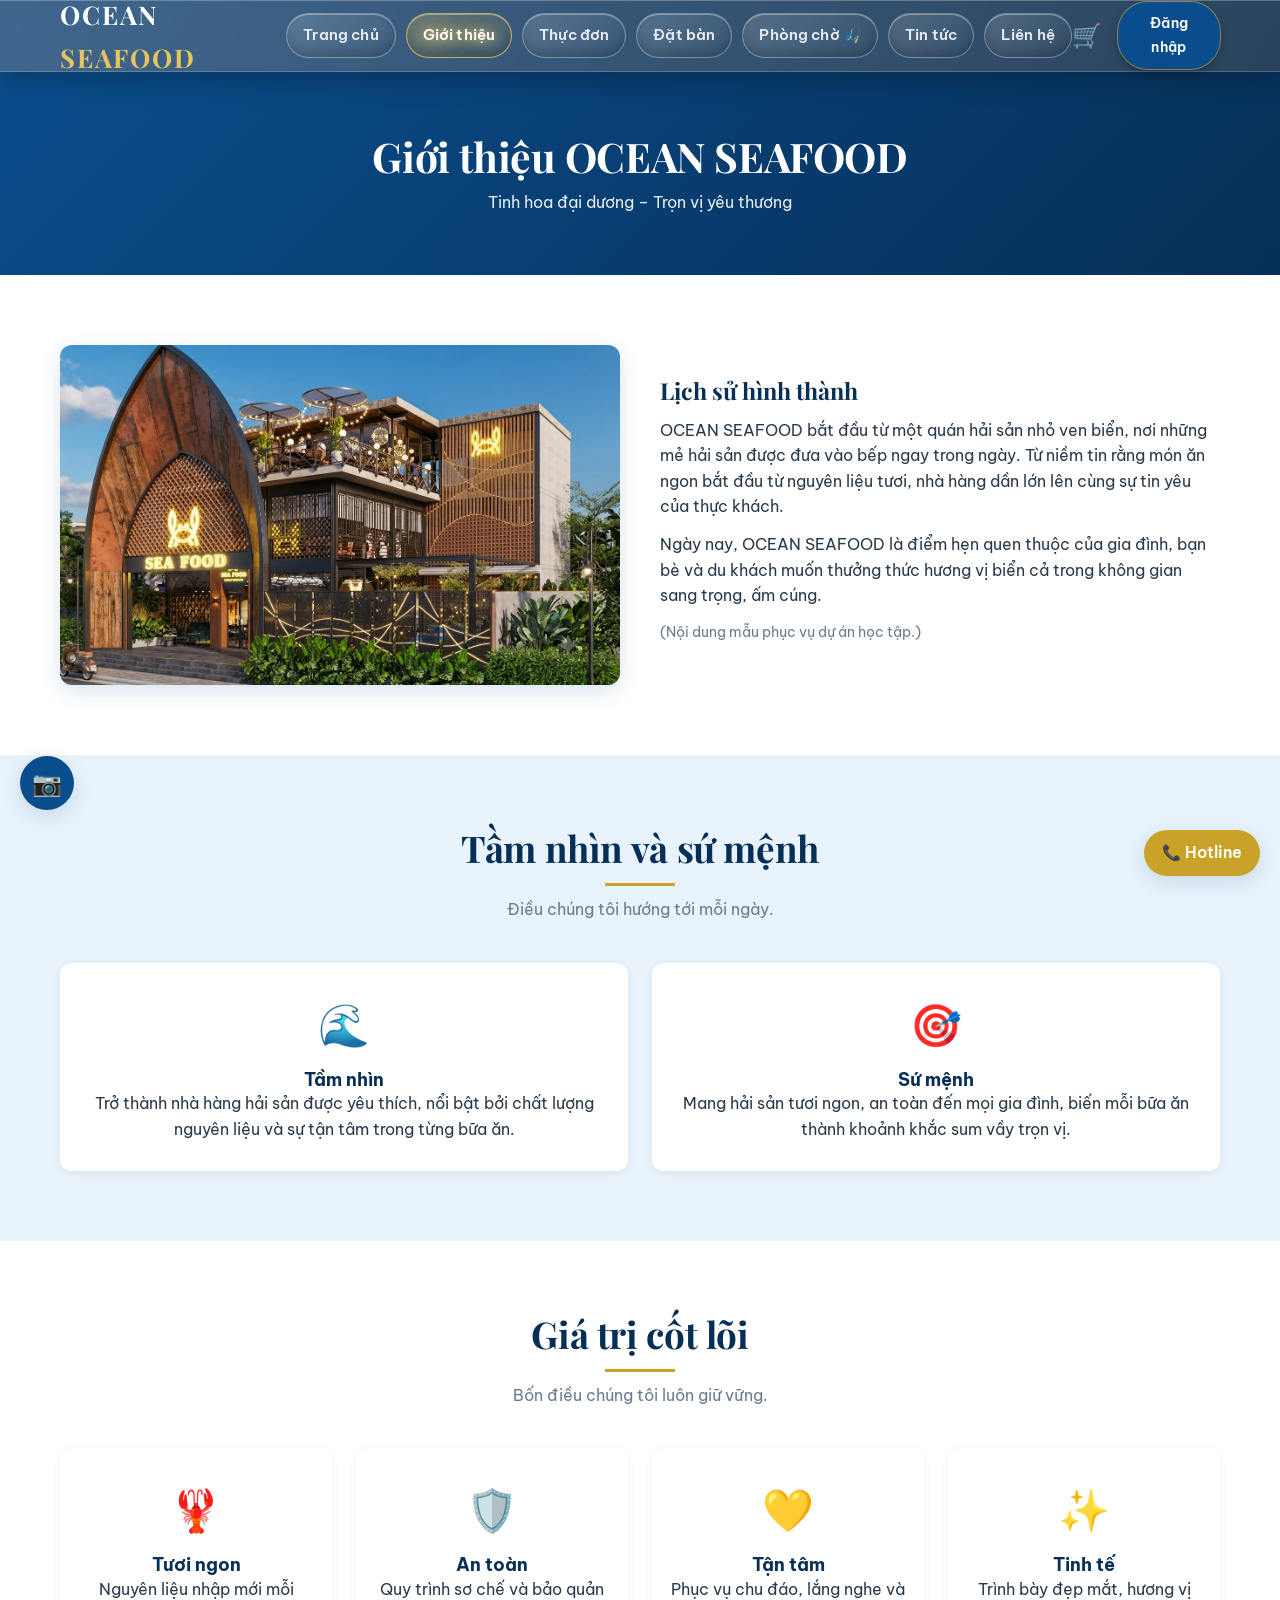
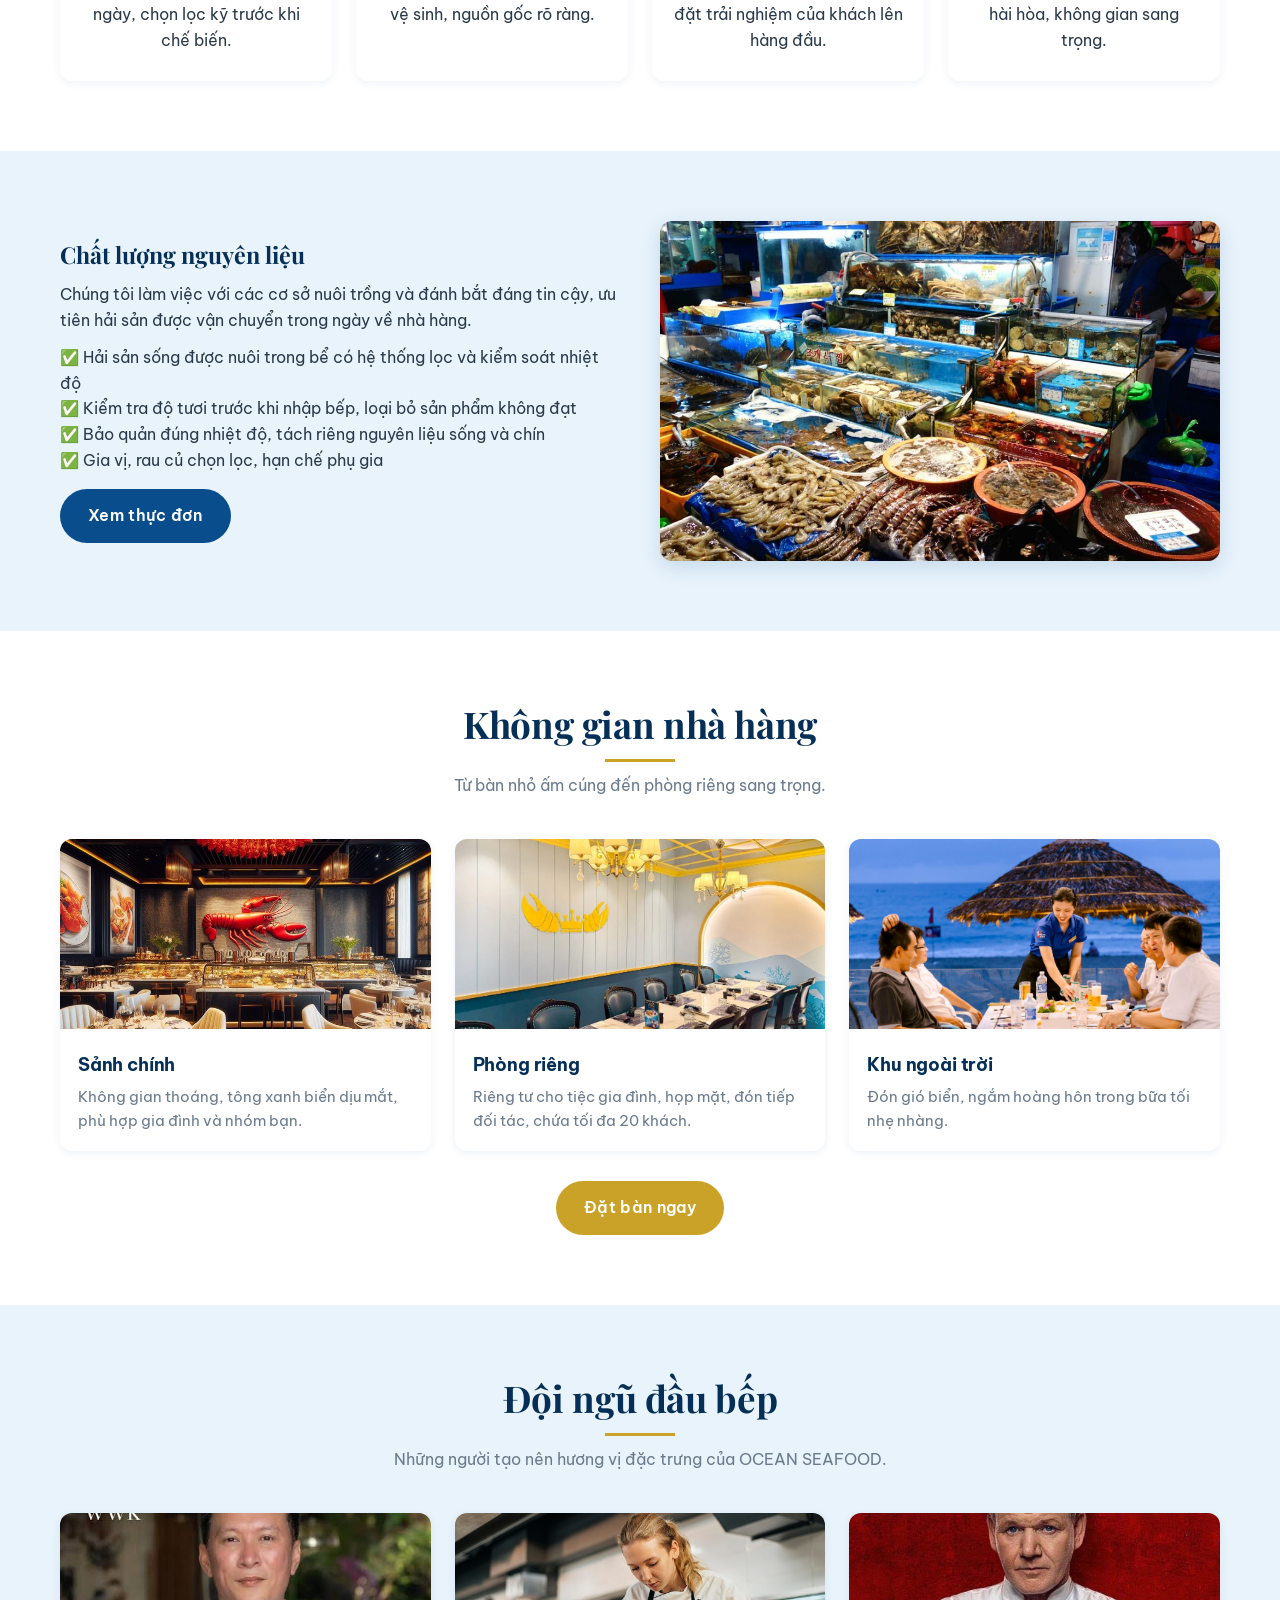
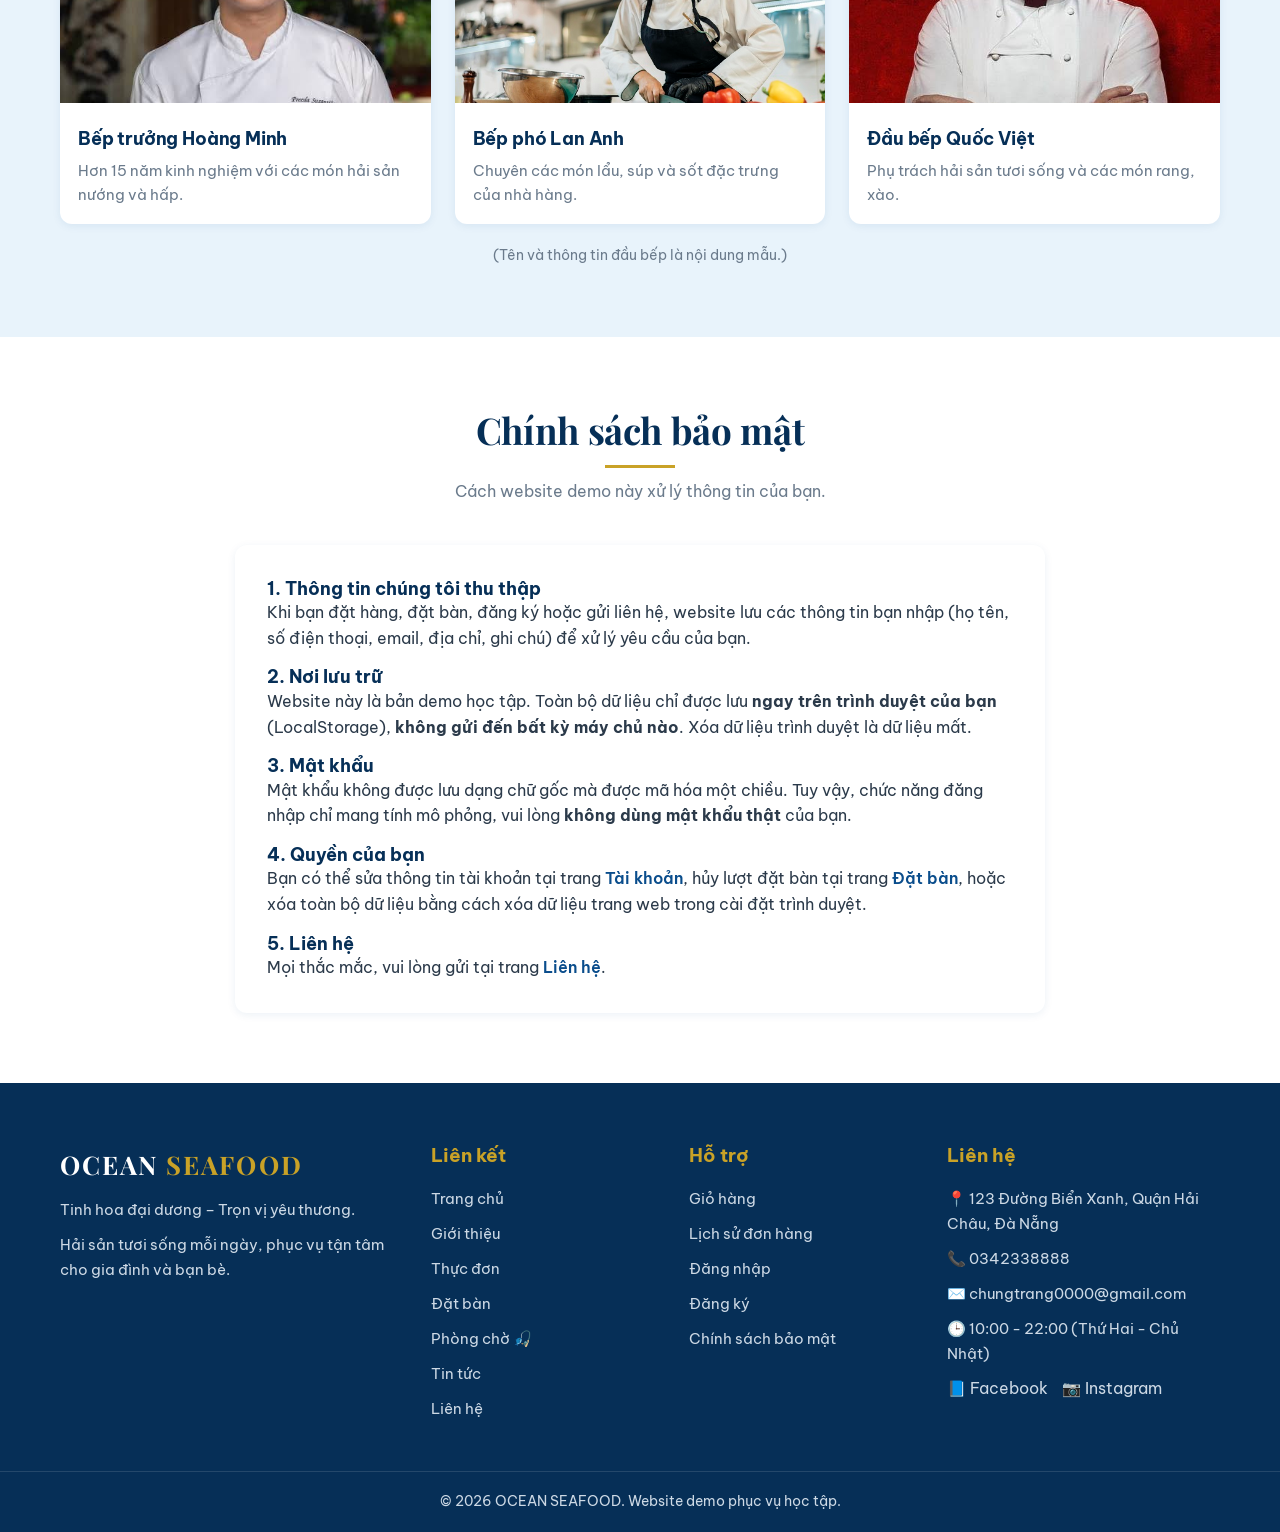
<file: about.html>
<!DOCTYPE html>
<html lang="vi">
<head>
  <meta charset="UTF-8">
  <meta name="viewport" content="width=device-width, initial-scale=1.0">
  <meta name="description" content="Giới thiệu nhà hàng hải sản OCEAN SEAFOOD: câu chuyện, tầm nhìn, giá trị cốt lõi, nguyên liệu và đội ngũ đầu bếp.">
  <title>Giới thiệu - OCEAN SEAFOOD</title>

  <link rel="preconnect" href="https://fonts.googleapis.com">
  <link rel="preconnect" href="https://fonts.gstatic.com" crossorigin>
  <link href="https://fonts.googleapis.com/css2?family=Be+Vietnam+Pro:wght@400;500;600;700&family=Playfair+Display:wght@600;700&display=swap" rel="stylesheet">

  <link rel="stylesheet" href="css/style.css">
  <link rel="stylesheet" href="css/components.css">
  <link rel="stylesheet" href="css/responsive.css">

  <script src="js/products.js"></script>
</head>
<body>

  <div id="site-header"></div>

  <section class="page-banner">
    <div class="container">
      <h1>Giới thiệu OCEAN SEAFOOD</h1>
      <p>Tinh hoa đại dương – Trọn vị yêu thương</p>
    </div>
  </section>

  <!-- ===== 1. LỊCH SỬ HÌNH THÀNH ===== -->
  <section class="section">
    <div class="container about-block">
      <div class="reveal">
        <img src="images/restaurant/restaurant.jpg" alt="Không gian nhà hàng OCEAN SEAFOOD" onerror="handleImageError(this)">
      </div>
      <div class="reveal">
        <h2>Lịch sử hình thành</h2>
        <p>
          OCEAN SEAFOOD bắt đầu từ một quán hải sản nhỏ ven biển, nơi những mẻ hải sản
          được đưa vào bếp ngay trong ngày. Từ niềm tin rằng món ăn ngon bắt đầu từ
          nguyên liệu tươi, nhà hàng dần lớn lên cùng sự tin yêu của thực khách.
        </p>
        <p>
          Ngày nay, OCEAN SEAFOOD là điểm hẹn quen thuộc của gia đình, bạn bè và du khách
          muốn thưởng thức hương vị biển cả trong không gian sang trọng, ấm cúng.
        </p>
        <p style="font-size:0.85rem; color:var(--color-text-light)">
          (Nội dung mẫu phục vụ dự án học tập.)
        </p>
      </div>
    </div>
  </section>

  <!-- ===== 2. TẦM NHÌN VÀ SỨ MỆNH ===== -->
  <section class="section section-light">
    <div class="container">
      <h2 class="section-title reveal">Tầm nhìn và sứ mệnh</h2>
      <p class="section-subtitle reveal">Điều chúng tôi hướng tới mỗi ngày.</p>

      <div class="grid grid-2">
        <div class="value-card reveal">
          <div class="value-icon">🌊</div>
          <h3>Tầm nhìn</h3>
          <p>Trở thành nhà hàng hải sản được yêu thích, nổi bật bởi chất lượng nguyên liệu và sự tận tâm trong từng bữa ăn.</p>
        </div>
        <div class="value-card reveal">
          <div class="value-icon">🎯</div>
          <h3>Sứ mệnh</h3>
          <p>Mang hải sản tươi ngon, an toàn đến mọi gia đình, biến mỗi bữa ăn thành khoảnh khắc sum vầy trọn vị.</p>
        </div>
      </div>
    </div>
  </section>

  <!-- ===== 3. GIÁ TRỊ CỐT LÕI ===== -->
  <section class="section">
    <div class="container">
      <h2 class="section-title reveal">Giá trị cốt lõi</h2>
      <p class="section-subtitle reveal">Bốn điều chúng tôi luôn giữ vững.</p>

      <div class="grid grid-4">
        <div class="value-card reveal">
          <div class="value-icon">🦞</div>
          <h3>Tươi ngon</h3>
          <p>Nguyên liệu nhập mới mỗi ngày, chọn lọc kỹ trước khi chế biến.</p>
        </div>
        <div class="value-card reveal">
          <div class="value-icon">🛡️</div>
          <h3>An toàn</h3>
          <p>Quy trình sơ chế và bảo quản vệ sinh, nguồn gốc rõ ràng.</p>
        </div>
        <div class="value-card reveal">
          <div class="value-icon">💛</div>
          <h3>Tận tâm</h3>
          <p>Phục vụ chu đáo, lắng nghe và đặt trải nghiệm của khách lên hàng đầu.</p>
        </div>
        <div class="value-card reveal">
          <div class="value-icon">✨</div>
          <h3>Tinh tế</h3>
          <p>Trình bày đẹp mắt, hương vị hài hòa, không gian sang trọng.</p>
        </div>
      </div>
    </div>
  </section>

  <!-- ===== 4. CHẤT LƯỢNG NGUYÊN LIỆU ===== -->
  <section class="section section-light">
    <div class="container about-block">
      <div class="reveal">
        <h2>Chất lượng nguyên liệu</h2>
        <p>
          Chúng tôi làm việc với các cơ sở nuôi trồng và đánh bắt đáng tin cậy,
          ưu tiên hải sản được vận chuyển trong ngày về nhà hàng.
        </p>
        <ul style="margin-bottom:16px">
          <li>✅ Hải sản sống được nuôi trong bể có hệ thống lọc và kiểm soát nhiệt độ</li>
          <li>✅ Kiểm tra độ tươi trước khi nhập bếp, loại bỏ sản phẩm không đạt</li>
          <li>✅ Bảo quản đúng nhiệt độ, tách riêng nguyên liệu sống và chín</li>
          <li>✅ Gia vị, rau củ chọn lọc, hạn chế phụ gia</li>
        </ul>
        <a href="menu.html" class="btn btn-primary">Xem thực đơn</a>
      </div>
      <div class="reveal">
        <img src="images/restaurant/ingredients.jpg" alt="Hải sản tươi sống tại nhà hàng" onerror="handleImageError(this)">
      </div>
    </div>
  </section>

  <!-- ===== 5. KHÔNG GIAN NHÀ HÀNG ===== -->
  <section class="section">
    <div class="container">
      <h2 class="section-title reveal">Không gian nhà hàng</h2>
      <p class="section-subtitle reveal">Từ bàn nhỏ ấm cúng đến phòng riêng sang trọng.</p>

      <div class="grid grid-3">
        <div class="news-card reveal">
          <img src="images/restaurant/hall.jpg" alt="Sảnh chính" onerror="handleImageError(this)">
          <div class="news-body">
            <h3>Sảnh chính</h3>
            <p>Không gian thoáng, tông xanh biển dịu mắt, phù hợp gia đình và nhóm bạn.</p>
          </div>
        </div>
        <div class="news-card reveal">
          <img src="images/restaurant/private-room.jpg" alt="Phòng riêng" onerror="handleImageError(this)">
          <div class="news-body">
            <h3>Phòng riêng</h3>
            <p>Riêng tư cho tiệc gia đình, họp mặt, đón tiếp đối tác, chứa tối đa 20 khách.</p>
          </div>
        </div>
        <div class="news-card reveal">
          <img src="images/restaurant/terrace.jpg" alt="Khu ngoài trời" onerror="handleImageError(this)">
          <div class="news-body">
            <h3>Khu ngoài trời</h3>
            <p>Đón gió biển, ngắm hoàng hôn trong bữa tối nhẹ nhàng.</p>
          </div>
        </div>
      </div>

      <div style="text-align:center; margin-top:30px">
        <a href="booking.html" class="btn btn-gold">Đặt bàn ngay</a>
      </div>
    </div>
  </section>

  <!-- ===== 6. ĐỘI NGŨ ĐẦU BẾP ===== -->
  <section class="section section-light">
    <div class="container">
      <h2 class="section-title reveal">Đội ngũ đầu bếp</h2>
      <p class="section-subtitle reveal">Những người tạo nên hương vị đặc trưng của OCEAN SEAFOOD.</p>

      <div class="grid grid-3">
        <div class="news-card reveal">
          <img src="images/restaurant/chef-1.jpg" alt="Bếp trưởng" onerror="handleImageError(this)">
          <div class="news-body">
            <h3>Bếp trưởng Hoàng Minh</h3>
            <p>Hơn 15 năm kinh nghiệm với các món hải sản nướng và hấp.</p>
          </div>
        </div>
        <div class="news-card reveal">
          <img src="images/restaurant/chef-2.jpg" alt="Bếp phó" onerror="handleImageError(this)">
          <div class="news-body">
            <h3>Bếp phó Lan Anh</h3>
            <p>Chuyên các món lẩu, súp và sốt đặc trưng của nhà hàng.</p>
          </div>
        </div>
        <div class="news-card reveal">
          <img src="images/restaurant/chef-3.jpg" alt="Đầu bếp" onerror="handleImageError(this)">
          <div class="news-body">
            <h3>Đầu bếp Quốc Việt</h3>
            <p>Phụ trách hải sản tươi sống và các món rang, xào.</p>
          </div>
        </div>
      </div>
      <p style="text-align:center; font-size:0.85rem; color:var(--color-text-light); margin-top:20px">
        (Tên và thông tin đầu bếp là nội dung mẫu.)
      </p>
    </div>
  </section>

  <!-- ===== 7. CHÍNH SÁCH BẢO MẬT (footer trỏ về đây) ===== -->
  <section class="section" id="privacy-policy" style="scroll-margin-top:90px">
    <div class="container" style="max-width:850px">
      <h2 class="section-title">Chính sách bảo mật</h2>
      <p class="section-subtitle">Cách website demo này xử lý thông tin của bạn.</p>

      <div class="form-box">
        <h3>1. Thông tin chúng tôi thu thập</h3>
        <p style="margin-bottom:14px">
          Khi bạn đặt hàng, đặt bàn, đăng ký hoặc gửi liên hệ, website lưu các thông tin bạn nhập
          (họ tên, số điện thoại, email, địa chỉ, ghi chú) để xử lý yêu cầu của bạn.
        </p>

        <h3>2. Nơi lưu trữ</h3>
        <p style="margin-bottom:14px">
          Website này là bản demo học tập. Toàn bộ dữ liệu chỉ được lưu <strong>ngay trên trình duyệt của bạn</strong>
          (LocalStorage), <strong>không gửi đến bất kỳ máy chủ nào</strong>. Xóa dữ liệu trình duyệt là dữ liệu mất.
        </p>

        <h3>3. Mật khẩu</h3>
        <p style="margin-bottom:14px">
          Mật khẩu không được lưu dạng chữ gốc mà được mã hóa một chiều. Tuy vậy, chức năng đăng nhập chỉ mang tính mô phỏng,
          vui lòng <strong>không dùng mật khẩu thật</strong> của bạn.
        </p>

        <h3>4. Quyền của bạn</h3>
        <p style="margin-bottom:14px">
          Bạn có thể sửa thông tin tài khoản tại trang <a href="login.html" style="color:var(--color-primary); font-weight:600">Tài khoản</a>,
          hủy lượt đặt bàn tại trang <a href="booking.html" style="color:var(--color-primary); font-weight:600">Đặt bàn</a>,
          hoặc xóa toàn bộ dữ liệu bằng cách xóa dữ liệu trang web trong cài đặt trình duyệt.
        </p>

        <h3>5. Liên hệ</h3>
        <p>
          Mọi thắc mắc, vui lòng gửi tại trang <a href="contact.html" style="color:var(--color-primary); font-weight:600">Liên hệ</a>.
        </p>
      </div>
    </div>
  </section>

  <div id="site-footer"></div>

  <script src="js/cart.js"></script>
  <script src="js/main.js"></script>
</body>
</html>
</file>
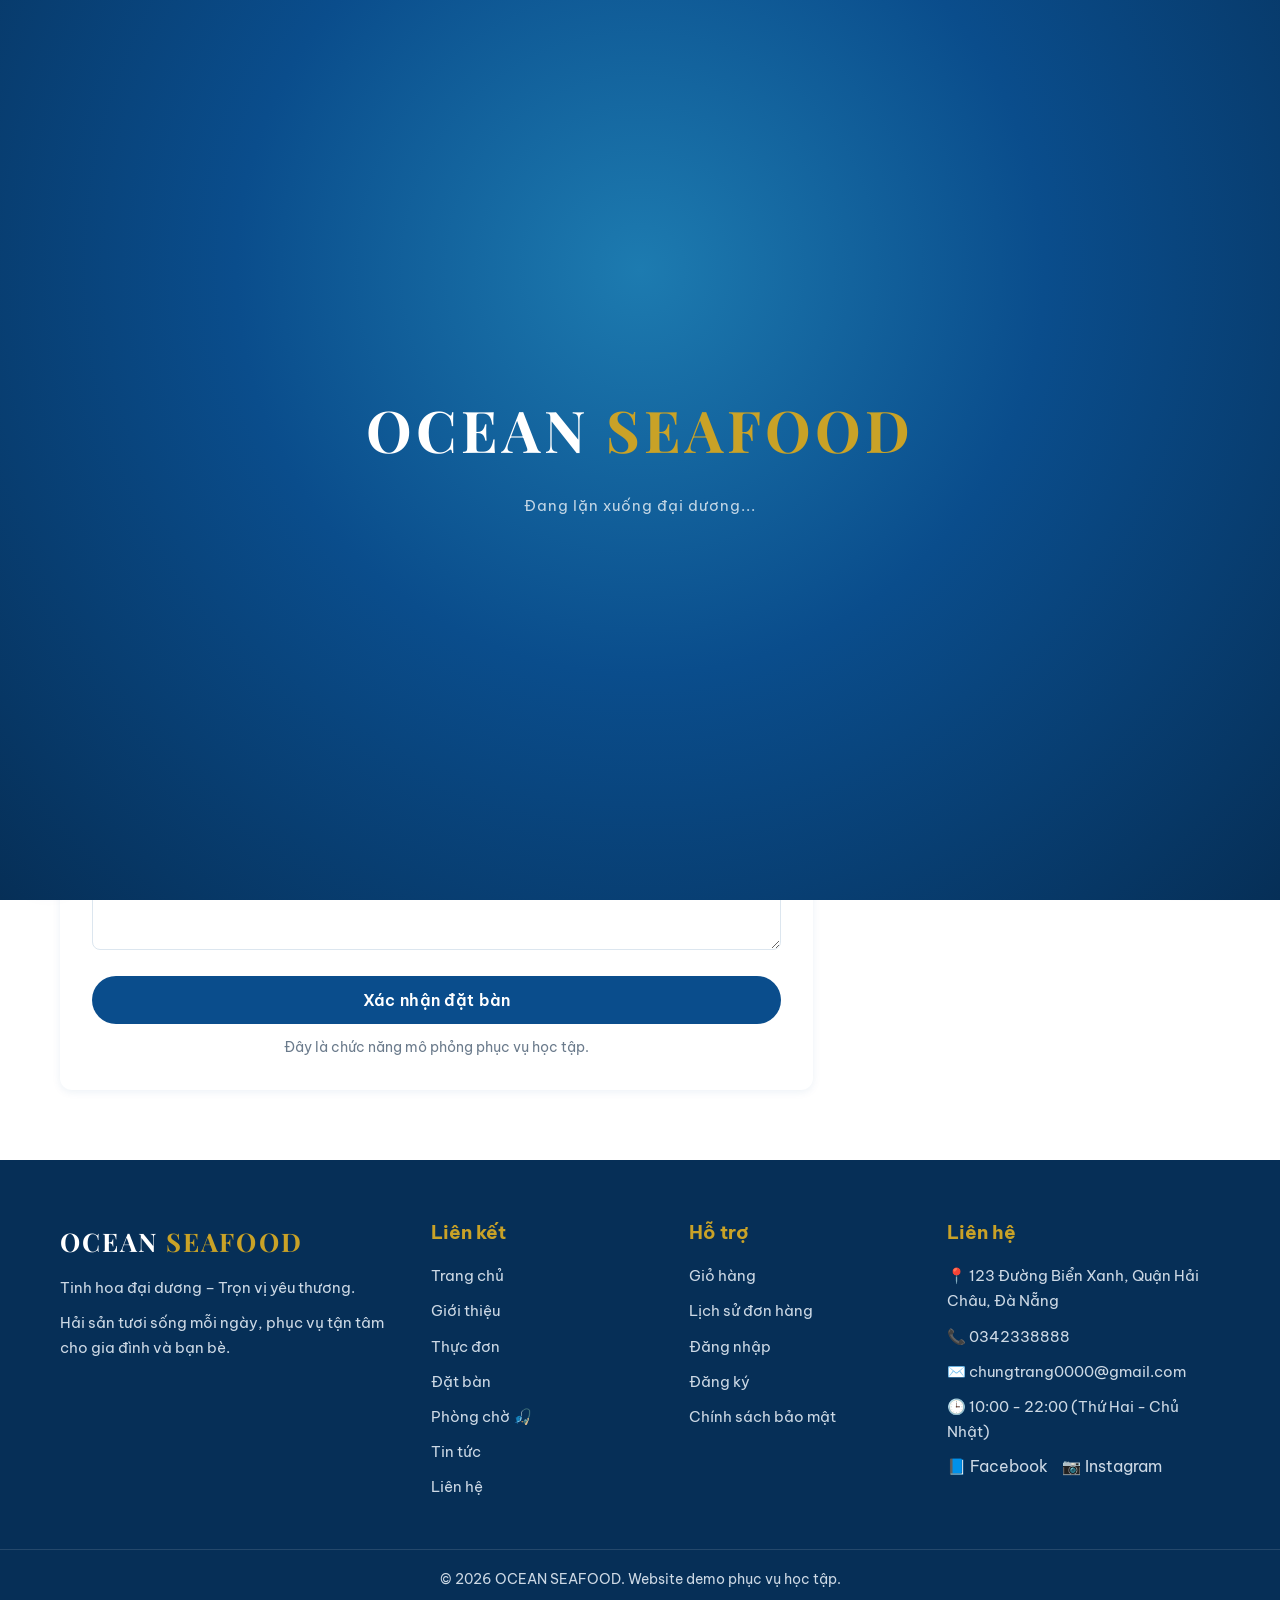
<file: booking.html>
<!DOCTYPE html>
<html lang="vi">
<head>
  <meta charset="UTF-8">
  <meta name="viewport" content="width=device-width, initial-scale=1.0">
  <meta name="description" content="Đặt bàn trực tuyến tại nhà hàng hải sản OCEAN SEAFOOD.">
  <title>Đặt bàn - OCEAN SEAFOOD</title>

  <link rel="preconnect" href="https://fonts.googleapis.com">
  <link rel="preconnect" href="https://fonts.gstatic.com" crossorigin>
  <link href="https://fonts.googleapis.com/css2?family=Be+Vietnam+Pro:wght@400;500;600;700&family=Playfair+Display:wght@600;700&display=swap" rel="stylesheet">

  <link rel="stylesheet" href="css/style.css">
  <link rel="stylesheet" href="css/components.css">
  <link rel="stylesheet" href="css/responsive.css">

  <script src="js/products.js"></script>
</head>
<body>

  <div id="site-header"></div>

  <section class="page-banner">
    <div class="container">
      <h1>Đặt bàn trực tuyến</h1>
      <p>Giữ chỗ trước để có trải nghiệm trọn vẹn tại OCEAN SEAFOOD</p>
    </div>
  </section>

  <section class="section">
    <div class="container">

      <!-- Hộp thông báo đặt bàn thành công (ẩn cho đến khi đặt xong) -->
      <div id="booking-success" style="display:none"></div>

      <div class="cart-layout" id="booking-layout">

        <!-- BÊN TRÁI: FORM ĐẶT BÀN -->
        <div class="form-box">
          <h2>Thông tin đặt bàn</h2>

          <form id="booking-form" novalidate>

            <div class="form-row">
              <div class="form-group" id="group-name">
                <label for="full-name">Họ tên khách hàng <span class="required">*</span></label>
                <input type="text" id="full-name" placeholder="Nguyễn Văn A" autocomplete="name">
                <div class="error-message"></div>
              </div>
              <div class="form-group" id="group-phone">
                <label for="phone">Số điện thoại <span class="required">*</span></label>
                <input type="tel" id="phone" placeholder="0901234567" autocomplete="tel">
                <div class="error-message"></div>
              </div>
            </div>

            <div class="form-group" id="group-email">
              <label for="email">Email <span class="required">*</span></label>
              <input type="email" id="email" placeholder="ten@example.com" autocomplete="email">
              <div class="error-message"></div>
            </div>

            <div class="form-row">
              <div class="form-group" id="group-date">
                <label for="booking-date">Ngày đặt bàn <span class="required">*</span></label>
                <!-- min và max sẽ do booking.js gán (không cho chọn ngày quá khứ) -->
                <input type="date" id="booking-date">
                <div class="error-message"></div>
              </div>
              <div class="form-group" id="group-time">
                <label for="booking-time">Giờ đặt bàn <span class="required">*</span></label>
                <select id="booking-time"></select>
                <div class="error-message"></div>
              </div>
            </div>

            <div class="form-row">
              <div class="form-group" id="group-guests">
                <label for="guests">Số lượng khách <span class="required">*</span></label>
                <input type="number" id="guests" min="1" max="20" placeholder="Ví dụ: 4">
                <div class="error-message"></div>
              </div>
              <div class="form-group" id="group-table">
                <label for="table-type">Loại bàn <span class="required">*</span></label>
                <select id="table-type"></select>
                <div class="error-message"></div>
              </div>
            </div>

            <div class="form-group">
              <label for="request">Yêu cầu đặc biệt</label>
              <textarea id="request" placeholder="Ví dụ: tiệc sinh nhật, cần ghế cho trẻ em, bàn gần cửa sổ..."></textarea>
            </div>

            <button type="submit" class="btn btn-primary btn-block">Xác nhận đặt bàn</button>
            <p style="font-size:0.85rem; color:var(--color-text-light); margin-top:12px; text-align:center">
              Đây là chức năng mô phỏng phục vụ học tập.
            </p>
          </form>
        </div>

        <!-- BÊN PHẢI: THÔNG TIN VÀ DANH SÁCH ĐẶT BÀN -->
        <aside>
          <div class="order-summary" style="position:static; margin-bottom:20px">
            <h3>Lưu ý khi đặt bàn</h3>
            <p>🕒 Giờ mở cửa: <strong>10:00 - 22:00</strong></p>
            <p>📅 Nhận đặt trước tối đa <strong>60 ngày</strong>.</p>
            <p>⏰ Giờ đặt muộn nhất: <strong>21:00</strong>.</p>
            <p>🪑 Sức chứa: bàn 2, 4, 6 người; bàn gia đình tối đa 10 khách; phòng riêng tối đa 20 khách.</p>
            <p>📞 Nhóm đông hơn 20 người, vui lòng gọi hotline <strong id="hotline-text"></strong>.</p>
          </div>

          <div class="order-summary" style="position:static">
            <h3>Đặt bàn của bạn</h3>
            <p style="font-size:0.85rem; color:var(--color-text-light)">Lưu trên trình duyệt này.</p>
            <div id="my-bookings"></div>
          </div>
        </aside>

      </div>
    </div>
  </section>

  <div id="site-footer"></div>

  <script src="js/cart.js"></script>
  <script src="js/main.js"></script>
  <script src="js/form-autosave.js"></script>
  <script src="js/booking.js"></script>
  <script src="js/qr-widget.js"></script>
  <script src="js/confetti.js"></script>
  <script src="js/dark-mode.js"></script>
  <script src="js/sound-fx.js"></script>
  <script src="js/chatbot.js"></script>
  <script src="js/transition.js"></script>
  <script src="js/intro.js"></script>
</body>
</html>
</file>
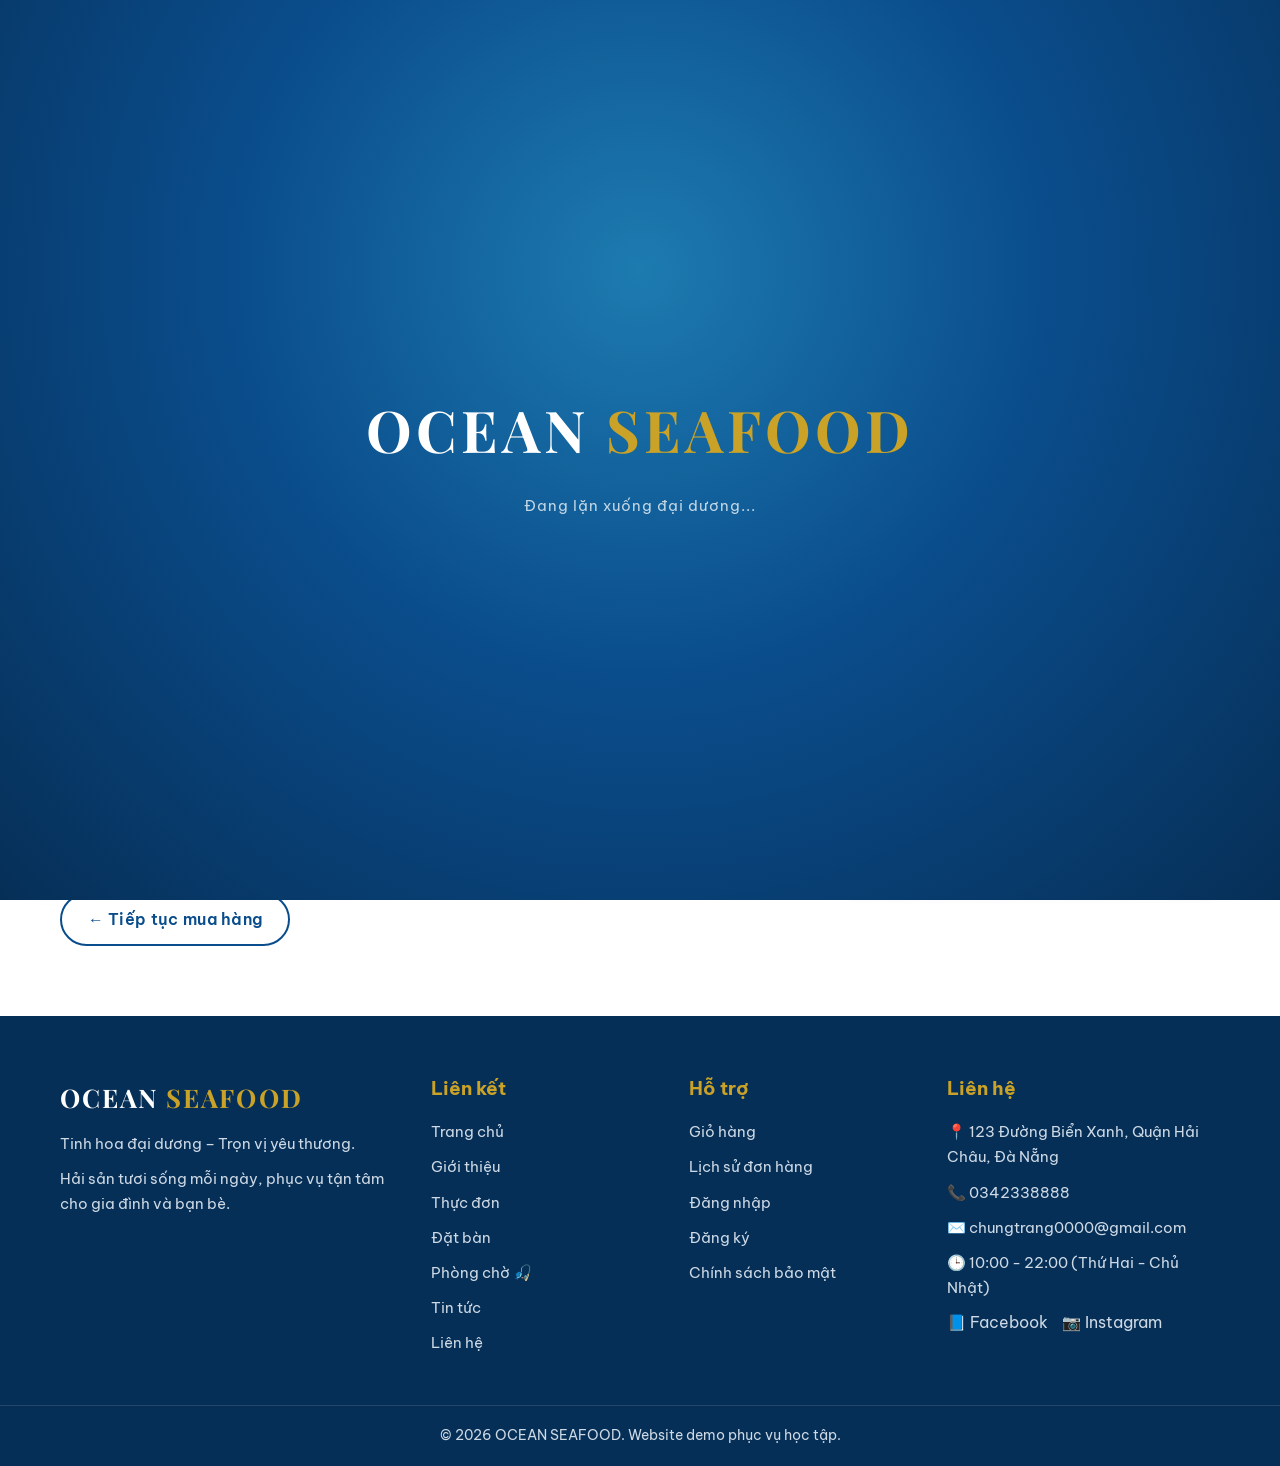
<file: cart.html>
<!DOCTYPE html>
<html lang="vi">
<head>
  <meta charset="UTF-8">
  <meta name="viewport" content="width=device-width, initial-scale=1.0">
  <title>Giỏ hàng - OCEAN SEAFOOD</title>

  <link rel="preconnect" href="https://fonts.googleapis.com">
  <link rel="preconnect" href="https://fonts.gstatic.com" crossorigin>
  <link href="https://fonts.googleapis.com/css2?family=Be+Vietnam+Pro:wght@400;500;600;700&family=Playfair+Display:wght@600;700&display=swap" rel="stylesheet">

  <link rel="stylesheet" href="css/style.css">
  <link rel="stylesheet" href="css/components.css">
  <link rel="stylesheet" href="css/responsive.css">

  <script src="js/products.js"></script>
</head>
<body>

  <div id="site-header"></div>

  <section class="page-banner">
    <div class="container">
      <h1>Giỏ hàng của bạn</h1>
      <p>Kiểm tra lại các món đã chọn trước khi đặt hàng</p>
    </div>
  </section>

  <section class="section">
    <div class="container cart-layout">

      <!-- BÊN TRÁI: danh sách món (cart.js tự đổ vào #cart-items) -->
      <div>
        <!-- Bể cá: mỗi món trong giỏ hiện thành 1 con cá. Kéo cá ra ngoài khung để xóa món. -->
        <div class="fishtank" id="fishtank">
          <div class="fishtank-glass"></div>
          <p class="fishtank-hint">Kéo một con cá ra khỏi bể để bỏ món khỏi giỏ hàng</p>
        </div>

        <div id="cart-items"></div>
        <a href="menu.html" class="btn btn-outline-blue">← Tiếp tục mua hàng</a>
      </div>
      <!-- BÊN PHẢI: khung tổng tiền -->
      <aside class="order-summary">
        <h3>Tóm tắt đơn hàng</h3>

        <div class="summary-row">
          <span>Tạm tính</span>
          <span id="summary-subtotal">0đ</span>
        </div>
        <div class="summary-row">
          <span>Giảm giá</span>
          <span id="summary-discount">-0đ</span>
        </div>
        <div class="summary-row">
          <span>Phí giao hàng (mẫu)</span>
          <span id="summary-shipping">0đ</span>
        </div>
        <div class="summary-row total">
          <span>Tổng thanh toán</span>
          <span id="summary-total">0đ</span>
        </div>

        <!-- Nhập mã giảm giá -->
        <label for="coupon-input" style="font-weight:500">Mã giảm giá</label>
        <div class="coupon-box">
          <input type="text" id="coupon-input" placeholder="Ví dụ: OCEAN10" autocomplete="off">
          <button class="btn btn-gold btn-sm" onclick="applyCouponFromInput()">Áp dụng</button>
        </div>
        <p id="coupon-message" style="font-size:0.9rem; min-height:22px"></p>

        <p style="font-size:0.85rem; color:var(--color-text-light); margin:8px 0 16px">
          Mã thử nghiệm: <strong>OCEAN10</strong>, <strong>WELCOME50</strong> (đơn từ 300.000đ),
          <strong>FAMILY100</strong> (đơn từ 1.000.000đ).<br>
          Miễn phí giao hàng cho đơn từ 500.000đ.
        </p>

        <button class="btn btn-primary btn-block" onclick="goToCheckout()">Tiến hành đặt hàng</button>
      </aside>

    </div>
  </section>

  <div id="site-footer"></div>

  <script src="js/cart.js"></script>
  <script src="js/main.js"></script>
  <script src="js/dark-mode.js"></script>
  <script src="js/sound-fx.js"></script>
  <script src="js/chatbot.js"></script>
  <script src="js/fishtank.js"></script>
  <script src="js/transition.js"></script>
  <script src="js/intro.js"></script>
</body>
</html>
</file>
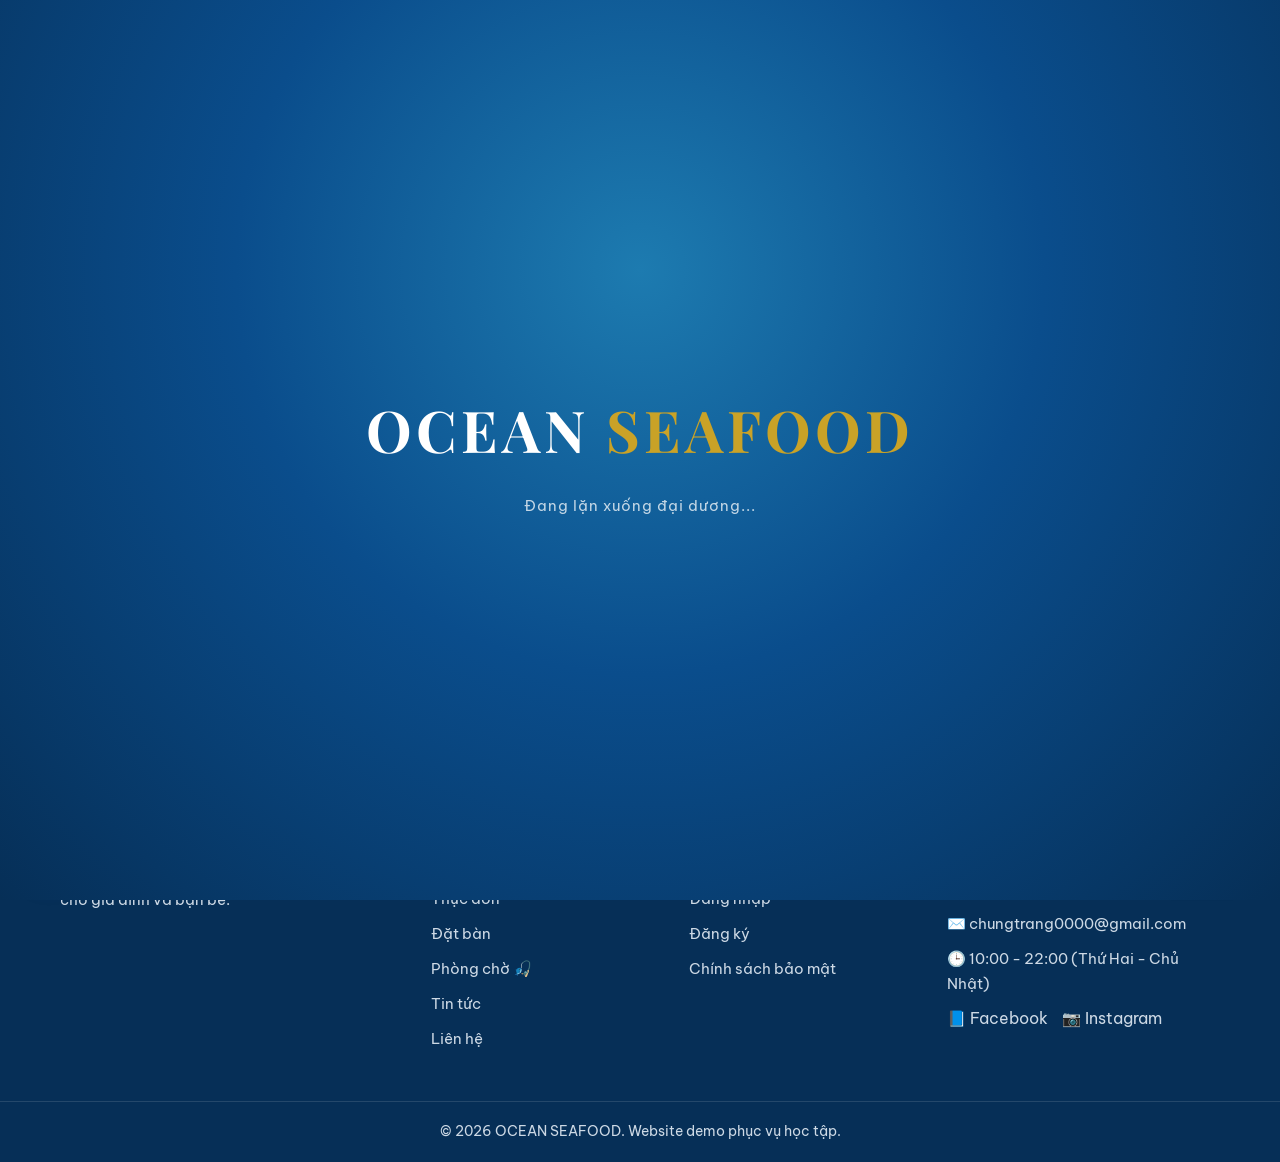
<file: checkout.html>
<!DOCTYPE html>
<html lang="vi">
<head>
  <meta charset="UTF-8">
  <meta name="viewport" content="width=device-width, initial-scale=1.0">
  <title>Đặt hàng - OCEAN SEAFOOD</title>

  <link rel="preconnect" href="https://fonts.googleapis.com">
  <link rel="preconnect" href="https://fonts.gstatic.com" crossorigin>
  <link href="https://fonts.googleapis.com/css2?family=Be+Vietnam+Pro:wght@400;500;600;700&family=Playfair+Display:wght@600;700&display=swap" rel="stylesheet">

  <link rel="stylesheet" href="css/style.css">
  <link rel="stylesheet" href="css/components.css">
  <link rel="stylesheet" href="css/responsive.css">
  <link rel="stylesheet" href="css/responsive.css">
  <link rel="stylesheet" href="css/print.css" media="print">

  <script src="js/products.js"></script>
</head>
<body>

  <div id="site-header"></div>

  <section class="page-banner">
    <div class="container">
      <h1>Đặt hàng</h1>
      <p>Điền thông tin để hoàn tất đơn hàng</p>
    </div>
  </section>

  <section class="section">
    <div class="container">

      <!-- Hộp thông báo đặt hàng thành công (ẩn cho đến khi đặt xong) -->
      <div id="order-success" style="display:none"></div>

      <div class="cart-layout" id="checkout-layout">

        <!-- BÊN TRÁI: FORM ĐẶT HÀNG -->
        <div class="form-box">
          <h2>Thông tin đặt hàng</h2>

          <form id="checkout-form" novalidate>

            <div class="form-row">
              <div class="form-group" id="group-name">
                <label for="full-name">Họ và tên <span class="required">*</span></label>
                <input type="text" id="full-name" placeholder="Nguyễn Văn A" autocomplete="name">
                <div class="error-message"></div>
              </div>
              <div class="form-group" id="group-phone">
                <label for="phone">Số điện thoại <span class="required">*</span></label>
                <input type="tel" id="phone" placeholder="0901234567" autocomplete="tel">
                <div class="error-message"></div>
              </div>
            </div>

            <div class="form-group" id="group-email">
              <label for="email">Email <span class="required">*</span></label>
              <input type="email" id="email" placeholder="ten@example.com" autocomplete="email">
              <div class="error-message"></div>
            </div>

            <!-- Phương thức nhận hàng -->
            <div class="form-group">
              <label>Phương thức nhận hàng</label>
              <div class="radio-group">
                <label class="radio-option">
                  <input type="radio" name="delivery" value="delivery" checked> 🚚 Giao hàng tận nơi
                </label>
                <label class="radio-option">
                  <input type="radio" name="delivery" value="pickup"> 🏪 Nhận tại nhà hàng
                </label>
              </div>
            </div>

            <!-- Địa chỉ: tự ẩn khi chọn "Nhận tại nhà hàng" -->
            <div class="form-group" id="group-address">
              <label for="address">Địa chỉ giao hàng <span class="required">*</span></label>
              <input type="text" id="address" placeholder="Số nhà, đường, phường/xã, quận/huyện, tỉnh/thành" autocomplete="street-address">
              <div class="error-message"></div>
            </div>

            <div class="form-group">
              <label for="note">Ghi chú</label>
              <textarea id="note" placeholder="Ví dụ: ít cay, giao giờ hành chính..."></textarea>
            </div>

            <!-- Phương thức thanh toán -->
            <div class="form-group">
              <label>Phương thức thanh toán</label>
              <div class="radio-group">
                <label class="radio-option">
                  <input type="radio" name="payment" value="cod" checked> 💵 Thanh toán khi nhận hàng (COD)
                </label>
                <label class="radio-option">
                  <input type="radio" name="payment" value="bank"> 🏦 Chuyển khoản
                </label>
              </div>

              <!-- Thông tin chuyển khoản MẪU (chỉ hiện khi chọn Chuyển khoản) -->
              <div class="info-box" id="bank-info" style="display:none">
                <strong>Thông tin chuyển khoản (mẫu, không phải tài khoản thật)</strong><br>
                Ngân hàng: MOMO<br>
                Số tài khoản: 0342338888<br>
                Chủ tài khoản: NHA HANG OCEAN SEAFOOD<br>
                Nội dung: Mã đơn hàng sẽ hiện sau khi xác nhận
              </div>
            </div>

            <button type="submit" class="btn btn-primary btn-block" id="submit-btn">Xác nhận đặt hàng</button>
            <p style="font-size:0.85rem; color:var(--color-text-light); margin-top:12px; text-align:center">
              Đây là chức năng mô phỏng, không thanh toán tiền thật.
            </p>
          </form>
        </div>

        <!-- BÊN PHẢI: TÓM TẮT ĐƠN HÀNG -->
        <aside class="order-summary">
          <h3>Đơn hàng của bạn</h3>
          <div id="checkout-items"></div>

          <div class="summary-row">
            <span>Tạm tính</span>
            <span id="summary-subtotal">0đ</span>
          </div>
          <div class="summary-row">
            <span>Giảm giá</span>
            <span id="summary-discount">-0đ</span>
          </div>
          <div class="summary-row">
            <span>Phí giao hàng</span>
            <span id="summary-shipping">0đ</span>
          </div>
          <div class="summary-row total">
            <span>Tổng thanh toán</span>
            <span id="summary-total">0đ</span>
          </div>

          <a href="cart.html" class="btn btn-outline-blue btn-block btn-sm">← Sửa giỏ hàng</a>
        </aside>

      </div>
    </div>
  </section>

  <div id="site-footer"></div>

  <script src="js/cart.js"></script>
  <script src="js/main.js"></script>
  <script src="js/form-autosave.js"></script>
  <script src="js/checkout.js"></script>
  <script src="js/confetti.js"></script>
  <script src="js/dark-mode.js"></script>
  <script src="js/sound-fx.js"></script>
  <script src="js/chatbot.js"></script>
  <script src="js/transition.js"></script>
  <script src="js/intro.js"></script>
</body>
</html>
</file>
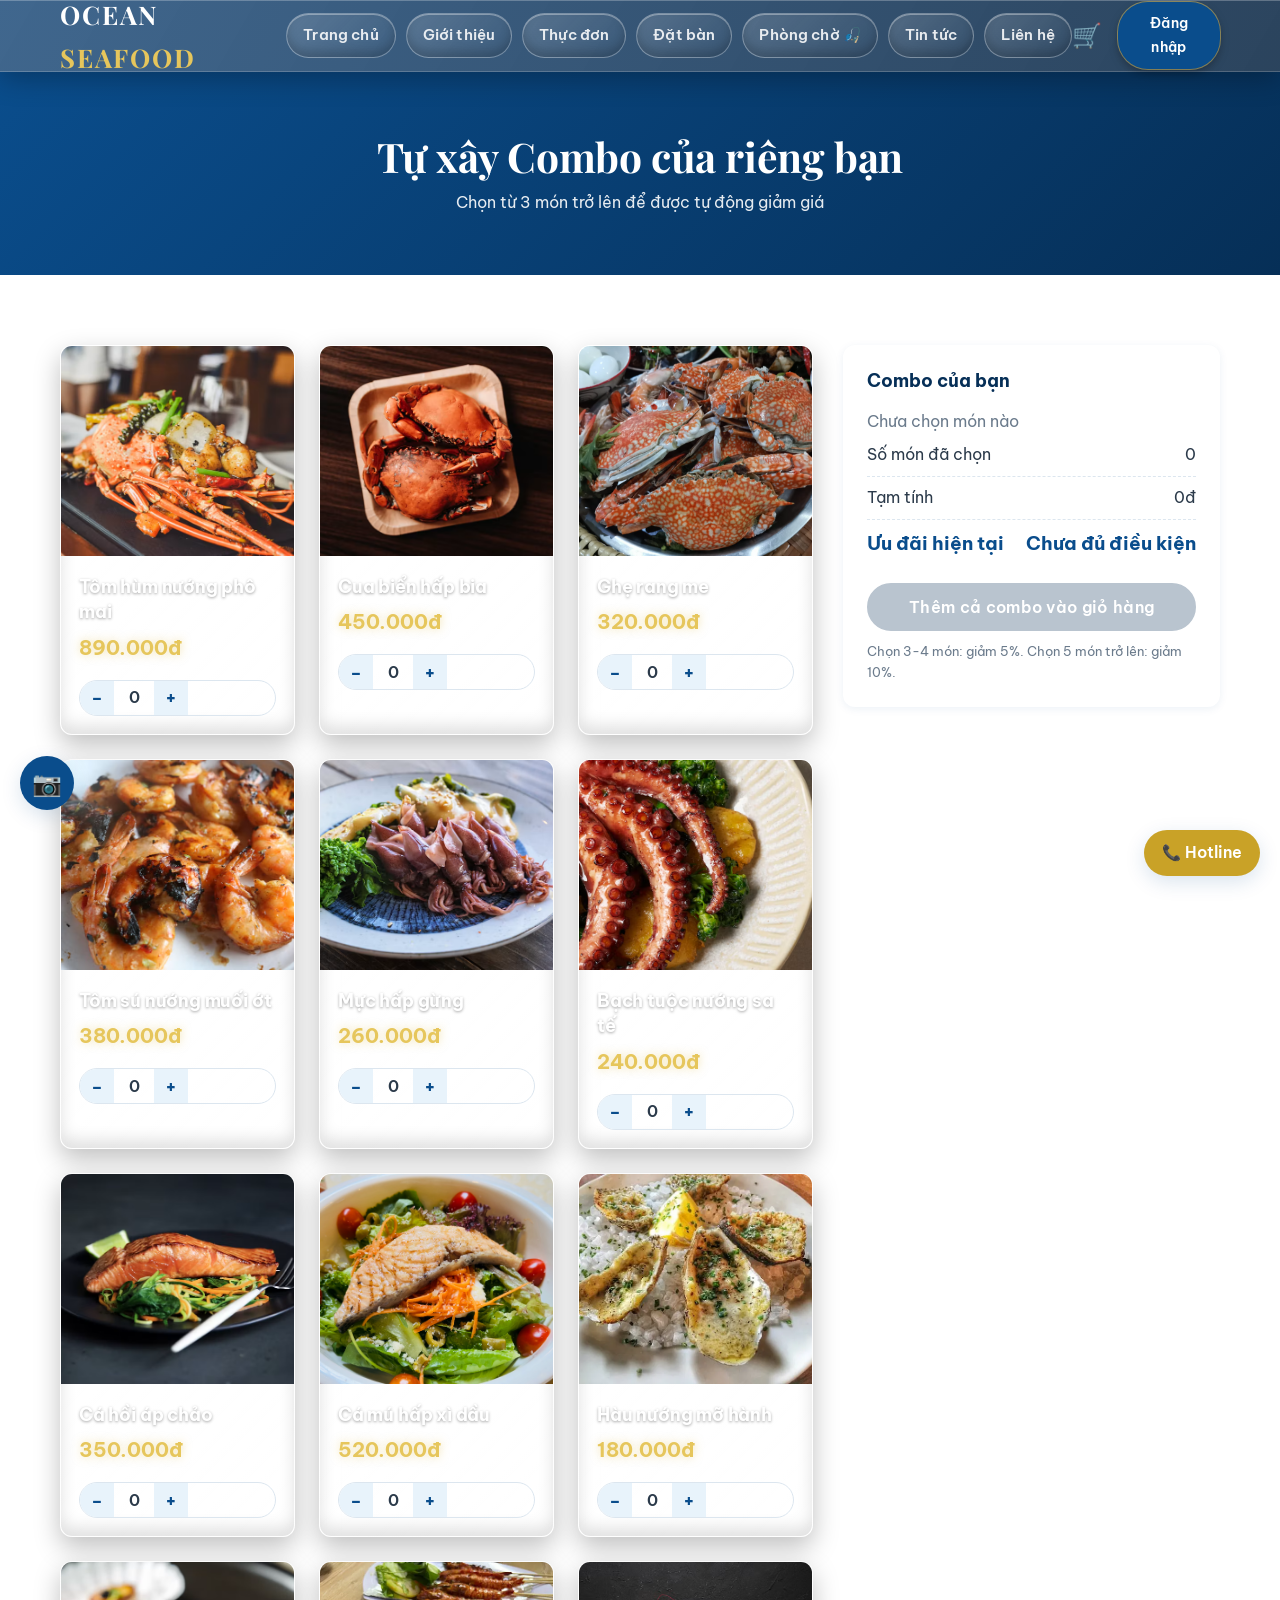
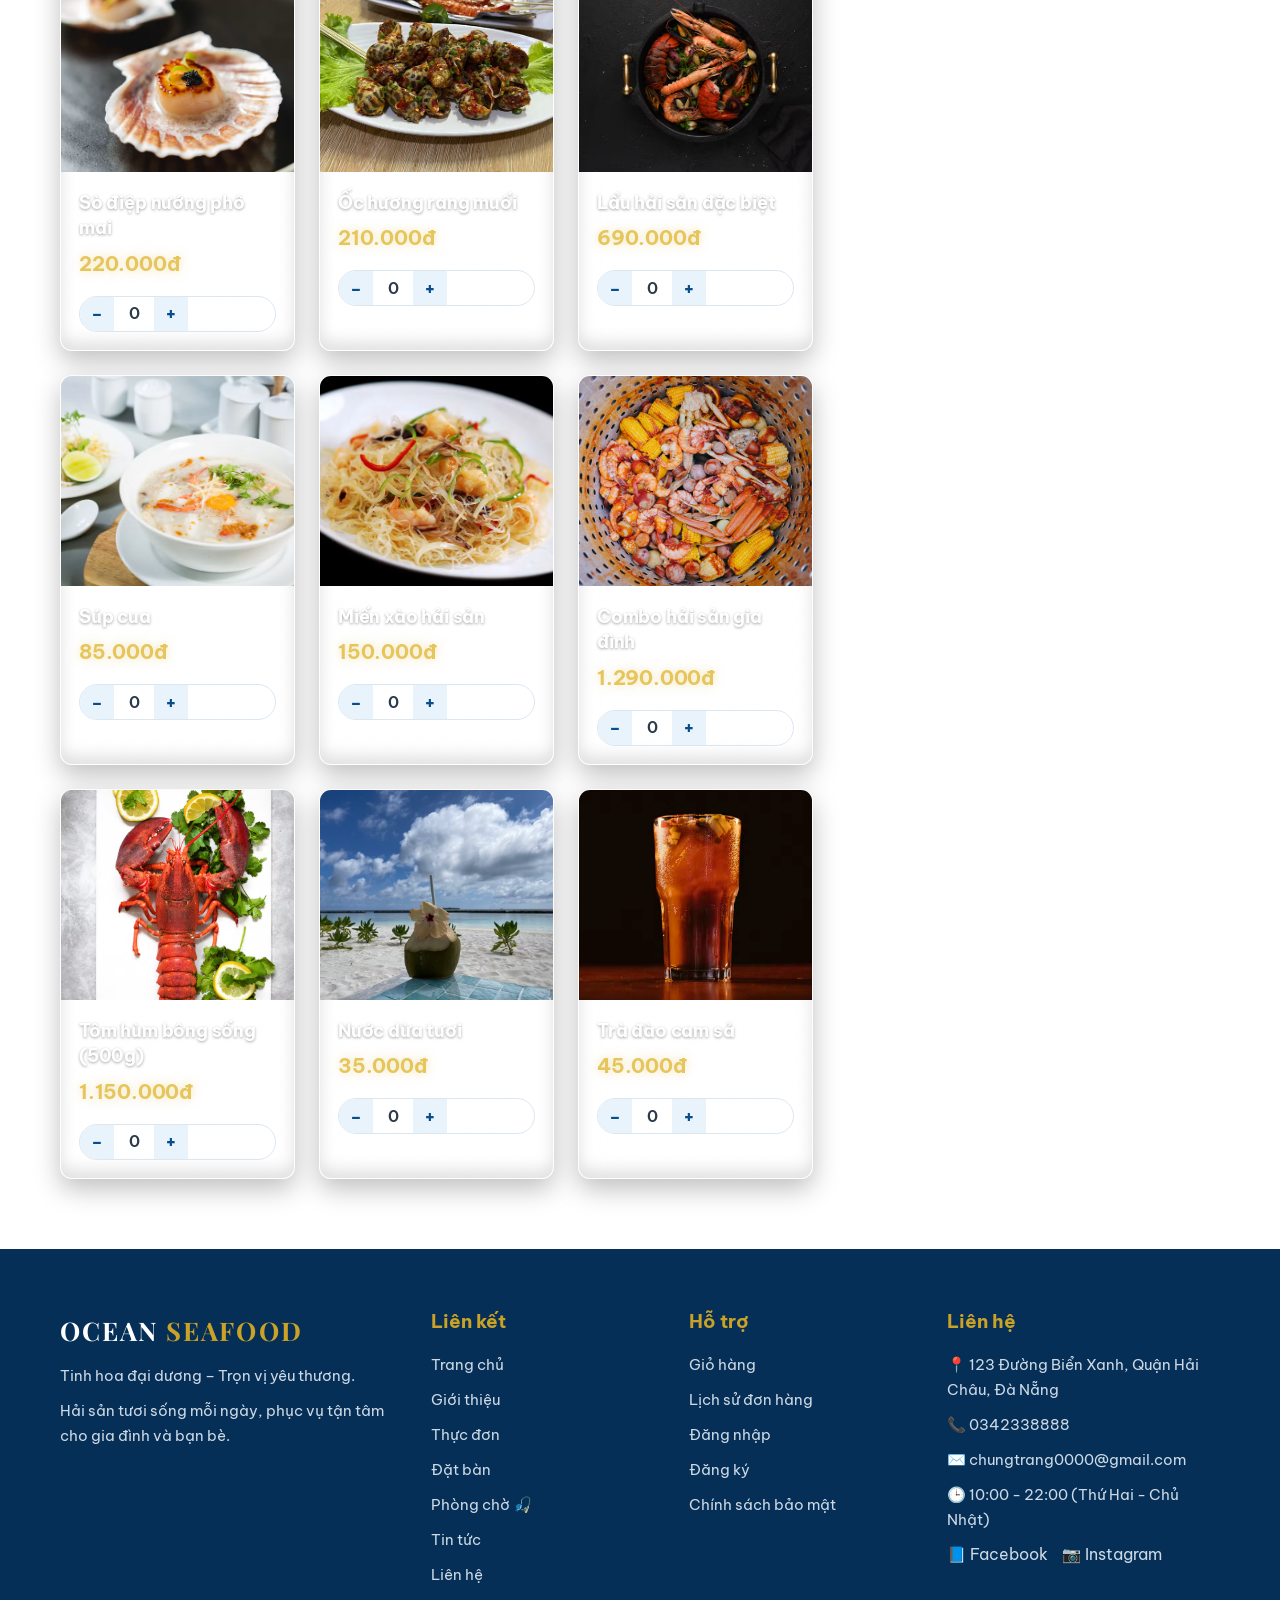
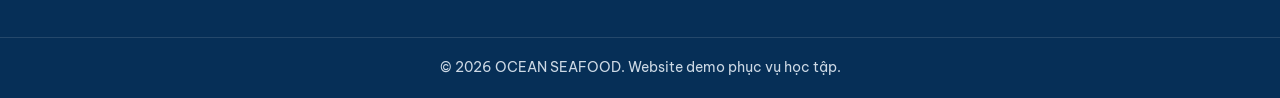
<file: combo-builder.html>
<!DOCTYPE html>
<html lang="vi">
<head>
  <meta charset="UTF-8">
  <meta name="viewport" content="width=device-width, initial-scale=1.0">
  <title>Tự xây Combo - OCEAN SEAFOOD</title>
  <link rel="preconnect" href="https://fonts.googleapis.com">
  <link href="https://fonts.googleapis.com/css2?family=Be+Vietnam+Pro:wght@400;500;600;700&family=Playfair+Display:wght@600;700&display=swap" rel="stylesheet">
  <link rel="stylesheet" href="css/style.css">
  <link rel="stylesheet" href="css/components.css">
  <link rel="stylesheet" href="css/responsive.css">
  <script src="js/products.js"></script>
</head>
<body>

  <div id="site-header"></div>

  <section class="page-banner">
    <div class="container">
      <h1>Tự xây Combo của riêng bạn</h1>
      <p>Chọn từ 3 món trở lên để được tự động giảm giá</p>
    </div>
  </section>

  <section class="section">
    <div class="container cart-layout">
      <div>
        <div class="grid grid-3" id="combo-product-list"></div>
      </div>

      <aside class="order-summary">
        <h3>Combo của bạn</h3>
        <div id="combo-selected-list"></div>
        <div class="summary-row"><span>Số món đã chọn</span><span id="combo-count">0</span></div>
        <div class="summary-row"><span>Tạm tính</span><span id="combo-subtotal">0đ</span></div>
        <div class="summary-row total"><span>Ưu đãi hiện tại</span><span id="combo-discount-label">Chưa đủ điều kiện</span></div>
        <button type="button" class="btn btn-primary btn-block" id="combo-add-btn" disabled>Thêm cả combo vào giỏ hàng</button>
        <p style="font-size:0.8rem; color:var(--color-text-light); margin-top:10px">
          Chọn 3-4 món: giảm 5%. Chọn 5 món trở lên: giảm 10%.
        </p>
      </aside>
    </div>
  </section>

  <div id="site-footer"></div>

  <script src="js/cart.js"></script>
  <script src="js/main.js"></script>

  <script>
    var selected = {};   // { productId: quantity }

    function renderComboProducts() {
      var list = document.getElementById("combo-product-list");
      var items = PRODUCTS.filter(function (p) { return p.inStock; });

      list.innerHTML = items.map(function (p) {
        var qty = selected[p.id] || 0;
        return (
          '<div class="product-card">' +
            '<div class="product-image"><img src="' + p.image + '" alt="' + p.name + '" onerror="handleImageError(this)"></div>' +
            '<div class="product-info">' +
              "<h3>" + p.name + "</h3>" +
              '<div class="product-price">' + formatPrice(p.price) + "</div>" +
              '<div class="qty-control" style="margin-top:8px">' +
                '<button type="button" onclick="changeComboQty(' + p.id + ', -1)">−</button>' +
                '<span id="combo-qty-' + p.id + '">' + qty + "</span>" +
                '<button type="button" onclick="changeComboQty(' + p.id + ', 1)">+</button>' +
              "</div>" +
            "</div>" +
          "</div>"
        );
      }).join("");
    }

    function changeComboQty(id, delta) {
      var next = (selected[id] || 0) + delta;
      if (next <= 0) { delete selected[id]; next = 0; }
      else { selected[id] = Math.min(next, 20); }

      document.getElementById("combo-qty-" + id).textContent = selected[id] || 0;
      renderComboSummary();
    }

    function renderComboSummary() {
      var ids = Object.keys(selected);
      var subtotal = 0;
      var listHtml = "";

      ids.forEach(function (id) {
        var product = getProductById(id);
        if (!product) return;
        var lineTotal = product.price * selected[id];
        subtotal += lineTotal;
        listHtml += '<div class="summary-row"><span>' + product.name + " ×" + selected[id] + "</span><span>" + formatPrice(lineTotal) + "</span></div>";
      });

      document.getElementById("combo-selected-list").innerHTML = listHtml || "<p style='color:var(--color-text-light)'>Chưa chọn món nào</p>";
      document.getElementById("combo-count").textContent = ids.length;
      document.getElementById("combo-subtotal").textContent = formatPrice(subtotal);

      var distinctCount = ids.length;
      var discountLabel = "Chưa đủ điều kiện";
      var couponCode = null;
      if (distinctCount >= 5) { discountLabel = "Giảm 10% (mã COMBO10)"; couponCode = "COMBO10"; }
      else if (distinctCount >= 3) { discountLabel = "Giảm 5% (mã COMBO5)"; couponCode = "COMBO5"; }

      document.getElementById("combo-discount-label").textContent = discountLabel;
      document.getElementById("combo-add-btn").disabled = distinctCount === 0;
      document.getElementById("combo-add-btn").dataset.coupon = couponCode || "";
    }

    document.getElementById("combo-add-btn").addEventListener("click", function () {
      Object.keys(selected).forEach(function (id) {
        addToCart(Number(id), selected[id]);
      });

      var coupon = this.dataset.coupon;
      if (coupon) applyCoupon(coupon);

      window.location.href = "cart.html";
    });

    document.addEventListener("DOMContentLoaded", function () {
      renderComboProducts();
      renderComboSummary();
    });
  </script>
</body>
</html>
</file>
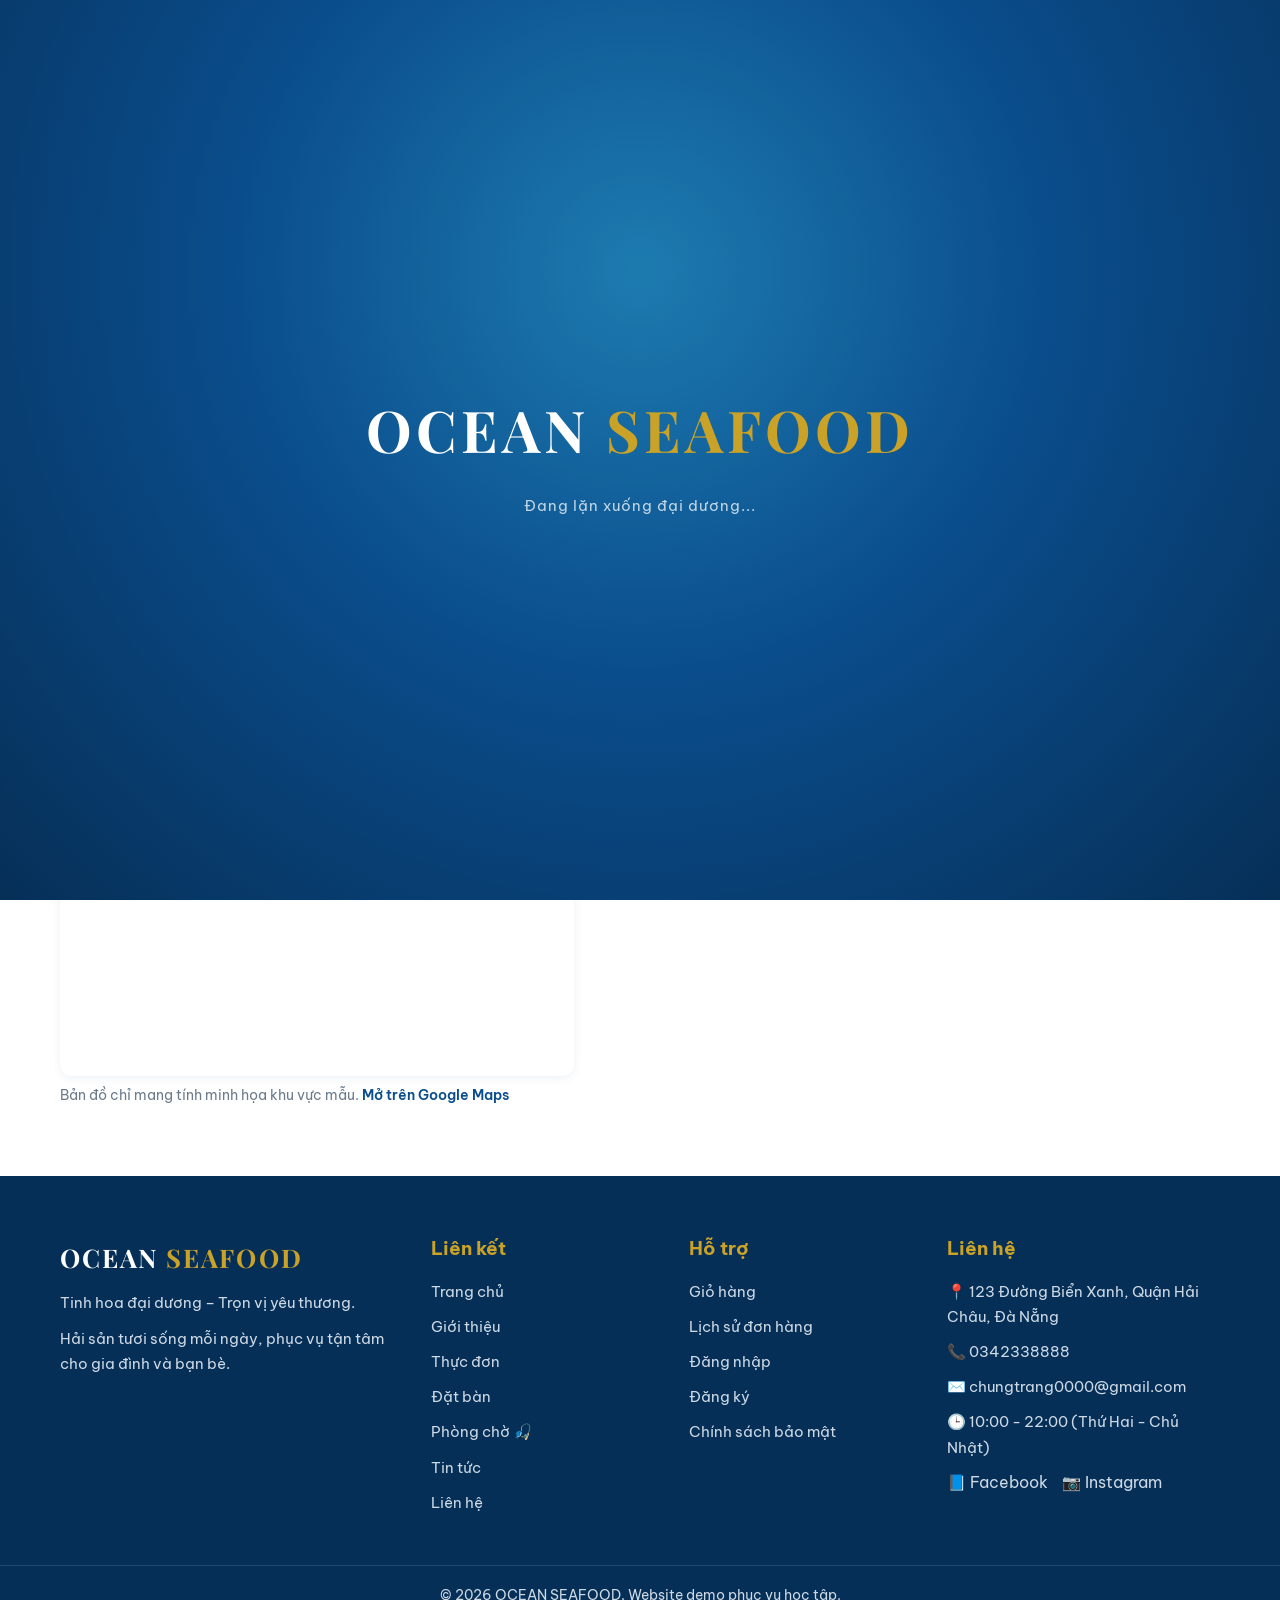
<file: contact.html>
<!DOCTYPE html>
<html lang="vi">
<head>
  <meta charset="UTF-8">
  <meta name="viewport" content="width=device-width, initial-scale=1.0">
  <meta name="description" content="Liên hệ nhà hàng hải sản OCEAN SEAFOOD: địa chỉ, hotline, email, giờ mở cửa và biểu mẫu góp ý.">
  <title>Liên hệ - OCEAN SEAFOOD</title>

  <link rel="preconnect" href="https://fonts.googleapis.com">
  <link rel="preconnect" href="https://fonts.gstatic.com" crossorigin>
  <link href="https://fonts.googleapis.com/css2?family=Be+Vietnam+Pro:wght@400;500;600;700&family=Playfair+Display:wght@600;700&display=swap" rel="stylesheet">

  <link rel="stylesheet" href="css/style.css">
  <link rel="stylesheet" href="css/components.css">
  <link rel="stylesheet" href="css/responsive.css">

  <script src="js/products.js"></script>
</head>
<body>

  <div id="site-header"></div>

  <section class="page-banner">
    <div class="container">
      <h1>Liên hệ với chúng tôi</h1>
      <p>Chúng tôi luôn sẵn sàng lắng nghe và hỗ trợ bạn</p>
    </div>
  </section>

  <section class="section">
    <div class="container contact-layout">

      <!-- BÊN TRÁI: THÔNG TIN VÀ BẢN ĐỒ -->
      <div>
        <div class="form-box">
          <h2>Thông tin nhà hàng</h2>
          <!-- Nội dung do JavaScript đổ vào từ RESTAURANT_INFO (main.js) -->
          <ul class="contact-info" id="contact-info"></ul>
        </div>

        <!-- Bản đồ vị trí mẫu (cần có mạng Internet mới hiện) -->
        <div class="map-box">
          <iframe
            title="Bản đồ vị trí nhà hàng (mẫu)"
            src="https://maps.google.com/maps?q=H%E1%BA%A3i%20Ch%C3%A2u%2C%20%C4%90%C3%A0%20N%E1%BA%B5ng&output=embed"
            loading="lazy"
            referrerpolicy="no-referrer-when-downgrade"
            allowfullscreen></iframe>
        </div>
        <p style="font-size:0.85rem; color:var(--color-text-light); margin-top:8px">
          Bản đồ chỉ mang tính minh họa khu vực mẫu.
          <a href="https://www.google.com/maps/search/?api=1&query=H%E1%BA%A3i%20Ch%C3%A2u%2C%20%C4%90%C3%A0%20N%E1%BA%B5ng"
             target="_blank" rel="noopener" style="color:var(--color-primary); font-weight:600">Mở trên Google Maps</a>
        </p>
      </div>

      <!-- BÊN PHẢI: FORM LIÊN HỆ -->
      <div>
        <!-- Hộp thông báo gửi thành công (ẩn cho đến khi gửi xong) -->
        <div id="contact-success" style="display:none"></div>

        <div class="form-box" id="contact-box">
          <h2>Gửi liên hệ và góp ý</h2>

          <form id="contact-form" novalidate>
            <div class="form-group float-group" id="group-name">
              <input type="text" id="full-name" placeholder=" " autocomplete="name">
              <label for="full-name">Họ và tên <span class="required">*</span></label>
              <div class="error-message"></div>
            </div>

            <div class="form-row">
              <div class="form-group float-group" id="group-email">
                <input type="email" id="email" placeholder=" " autocomplete="email">
                <label for="email">Email <span class="required">*</span></label>
                <div class="error-message"></div>
              </div>
              <div class="form-group float-group" id="group-phone">
                <input type="tel" id="phone" placeholder=" " autocomplete="tel">
                <label for="phone">Số điện thoại <span class="required">*</span></label>
                <div class="error-message"></div>
              </div>
            </div>

            <div class="form-group float-group" id="group-message">
              <textarea id="message" placeholder=" " rows="4"></textarea>
              <label for="message">Nội dung cần hỗ trợ <span class="required">*</span></label>
              <div class="error-message"></div>
            </div>

            <button type="submit" class="btn btn-primary btn-block">Gửi thông tin</button>
            <p style="font-size:0.85rem; color:var(--color-text-light); margin-top:12px; text-align:center">
              Đây là chức năng mô phỏng: nội dung chỉ lưu trên trình duyệt này, không gửi đi đâu.
            </p>
          </form>
        </div>
      </div>

    </div>
  </section>

  <div id="site-footer"></div>

  <script src="js/cart.js"></script>
  <script src="js/main.js"></script>
  <script src="js/form-autosave.js"></script>
  <script src="js/qr-widget.js"></script>
  <script src="js/dark-mode.js"></script>
  <script src="js/sound-fx.js"></script>
  <script src="js/chatbot.js"></script>
  <script src="js/transition.js"></script>
  <script src="js/intro.js"></script>

  <!-- ===== JavaScript RIÊNG CỦA TRANG LIÊN HỆ ===== -->
  <script>
    const CONTACTS_KEY = "oceanSeafoodContacts";   // ngăn kéo lưu các tin nhắn đã gửi

    /* ----- Hàm hỗ trợ kiểm tra form (trang này không nạp file form nào khác) ----- */
    function setFieldError(groupId, message) {
      const group = document.getElementById(groupId);
      if (!group) return;
      const errorBox = group.querySelector(".error-message");

      if (message) {
        group.classList.add("error");
        if (errorBox) errorBox.textContent = message;
      } else {
        group.classList.remove("error");
        if (errorBox) errorBox.textContent = "";
      }
    }

    function isValidPhone(phone) {
      return /^(0|\+84)[0-9]{9}$/.test(phone.replace(/\s/g, ""));
    }

    function isValidEmail(email) {
      return /^[^\s@]+@[^\s@]+\.[^\s@]+$/.test(email);
    }

    /* ----- Hiển thị thông tin nhà hàng (đọc từ main.js để luôn khớp với footer) ----- */
    function renderContactInfo() {
      const info = RESTAURANT_INFO;
      document.getElementById("contact-info").innerHTML =
        "<li><span>📍</span><span><strong>Địa chỉ:</strong><br>" + info.address + "</span></li>" +
        '<li><span>📞</span><span><strong>Hotline:</strong><br><a href="tel:' + info.phoneLink + '">' + info.phone + "</a></span></li>" +
        '<li><span>✉️</span><span><strong>Email:</strong><br><a href="mailto:' + info.email + '">' + info.email + "</a></span></li>" +
        "<li><span>🕒</span><span><strong>Giờ mở cửa:</strong><br>" + info.hours + "</span></li>" +
        '<li><span>🌐</span><span><strong>Mạng xã hội:</strong><br>' +
          '<a href="' + info.facebook + '" target="_blank" rel="noopener">Facebook</a> · ' +
          '<a href="' + info.instagram + '" target="_blank" rel="noopener">Instagram</a></span></li>';
    }

    // Nếu đã đăng nhập thì điền sẵn họ tên, email, số điện thoại
    function prefillFromUser() {
      const user = getCurrentUser();
      if (!user) return;
      if (user.name)  document.getElementById("full-name").value = user.name;
      if (user.email) document.getElementById("email").value = user.email;
      if (user.phone) document.getElementById("phone").value = user.phone;
    }

    /* ----- Lưu tin nhắn ----- */
    function getContacts() {
      try {
        const data = localStorage.getItem(CONTACTS_KEY);
        return data ? JSON.parse(data) : [];
      } catch (error) {
        return [];
      }
    }

    /* ----- Xử lý khi bấm "Gửi thông tin" ----- */
    function handleContactSubmit(event) {
      event.preventDefault();

      const name = document.getElementById("full-name").value.trim();
      const email = document.getElementById("email").value.trim();
      const phone = document.getElementById("phone").value.trim();
      const message = document.getElementById("message").value.trim();

      let isValid = true;

      if (name.length < 2) {
        setFieldError("group-name", "Vui lòng nhập họ và tên (ít nhất 2 ký tự).");
        isValid = false;
      } else {
        setFieldError("group-name", "");
      }

      if (!isValidEmail(email)) {
        setFieldError("group-email", "Email không hợp lệ (ví dụ: ten@example.com).");
        isValid = false;
      } else {
        setFieldError("group-email", "");
      }

      if (!isValidPhone(phone)) {
        setFieldError("group-phone", "Số điện thoại không hợp lệ (ví dụ: 0901234567).");
        isValid = false;
      } else {
        setFieldError("group-phone", "");
      }

      if (message.length < 10) {
        setFieldError("group-message", "Vui lòng nhập nội dung ít nhất 10 ký tự.");
        isValid = false;
      } else if (message.length > 1000) {
        setFieldError("group-message", "Nội dung tối đa 1000 ký tự.");
        isValid = false;
      } else {
        setFieldError("group-message", "");
      }

      if (!isValid) {
        showToast("Vui lòng kiểm tra lại các thông tin bị báo lỗi.", "error");
        return;
      }

      // Lưu tin nhắn với mã tham chiếu mẫu, ví dụ LH-483920
      const contact = {
        code: makeCode("LH"),
        createdAt: new Date().toLocaleString("vi-VN"),
        name: name, email: email, phone: phone, message: message
      };
      const contacts = getContacts();
      contacts.push(contact);
      localStorage.setItem(CONTACTS_KEY, JSON.stringify(contacts));
      clearFormDraft("oceanSeafoodDraftContact");
      showContactSuccess(contact);
    }

    // Hiện thông báo gửi thành công (chữ người dùng nhập phải qua escapeHTML)
    function showContactSuccess(contact) {
      document.getElementById("contact-box").style.display = "none";

      const box = document.getElementById("contact-success");
      box.innerHTML = `
        <div class="success-box">
          <div class="success-icon">✅</div>
          <h3>Đã ghi nhận liên hệ!</h3>
          <p>Cảm ơn <strong>${escapeHTML(contact.name)}</strong> đã gửi góp ý cho OCEAN SEAFOOD.</p>
          <div>Mã tham chiếu:<br><span class="order-code">${contact.code}</span></div>
        </div>
        <div class="form-box">
          <p><strong>Nội dung bạn đã gửi:</strong></p>
          <p style="margin:8px 0 16px; white-space:pre-wrap">${escapeHTML(contact.message)}</p>
          <div class="info-box">
            Đây là chức năng mô phỏng nên tin nhắn không được gửi đến nhà hàng thật.
            Cần hỗ trợ gấp, hãy gọi hotline <strong>${RESTAURANT_INFO.phone}</strong>.
          </div>
          <div style="display:flex; gap:12px; flex-wrap:wrap; margin-top:16px">
            <button class="btn btn-primary" onclick="sendAnother()">Gửi liên hệ khác</button>
            <a href="index.html" class="btn btn-outline-blue">Về trang chủ</a>
          </div>
        </div>`;
      box.style.display = "block";
      showToast("Đã ghi nhận liên hệ của bạn!", "success");
    }

    // Quay lại form để gửi tiếp
    function sendAnother() {
      document.getElementById("contact-form").reset();
      prefillFromUser();
      document.getElementById("contact-success").style.display = "none";
      document.getElementById("contact-box").style.display = "block";
    }

    /* ----- Khởi động ----- */
    document.addEventListener("DOMContentLoaded", function () {
      renderContactInfo();
      prefillFromUser();
      setupFormAutosave("contact-form", "oceanSeafoodDraftContact");

      document.getElementById("contact-form").addEventListener("submit", handleContactSubmit);

      // Sửa lại ô nào thì xóa báo lỗi của ô đó
      ["full-name", "email", "phone", "message"].forEach(function (id) {
        document.getElementById(id).addEventListener("input", function () {
          const group = document.getElementById(id).closest(".form-group");
          if (group) group.classList.remove("error");
        });
      });
    });
  </script>
</body>
</html>
</file>
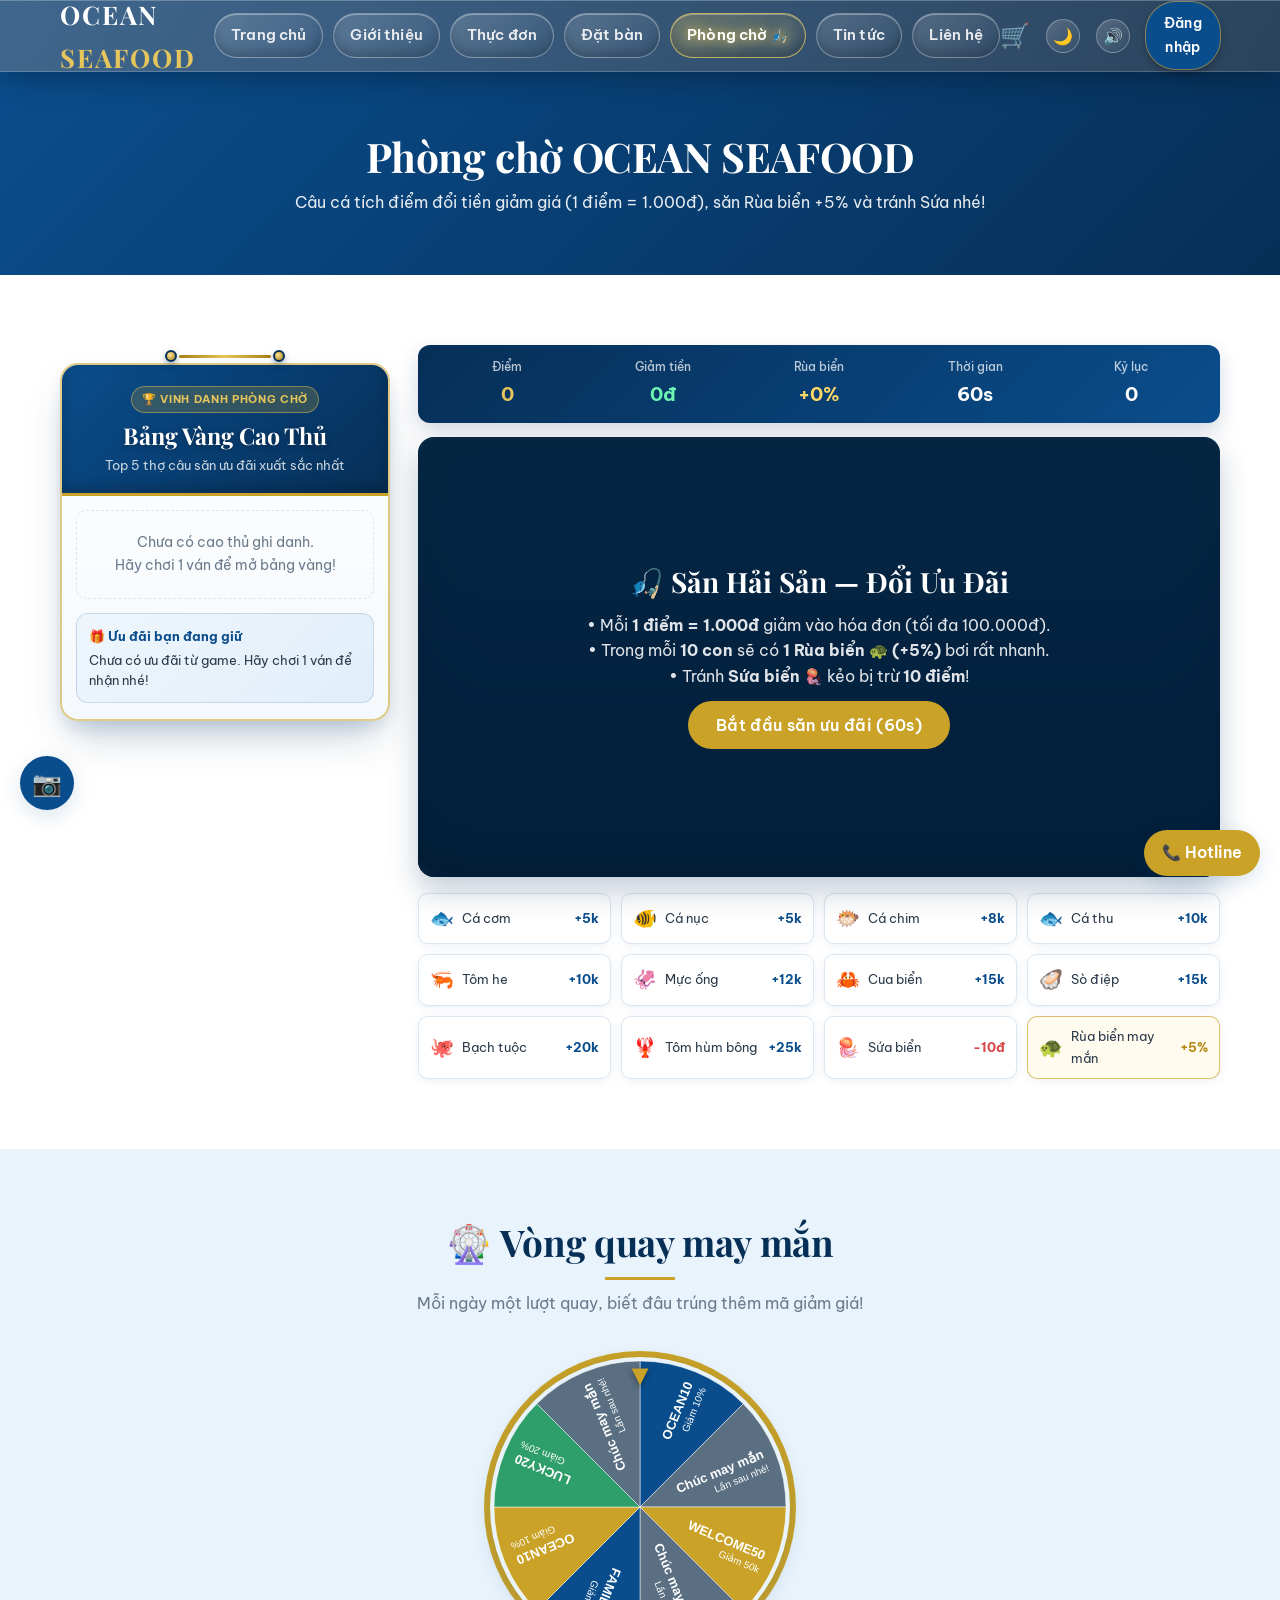
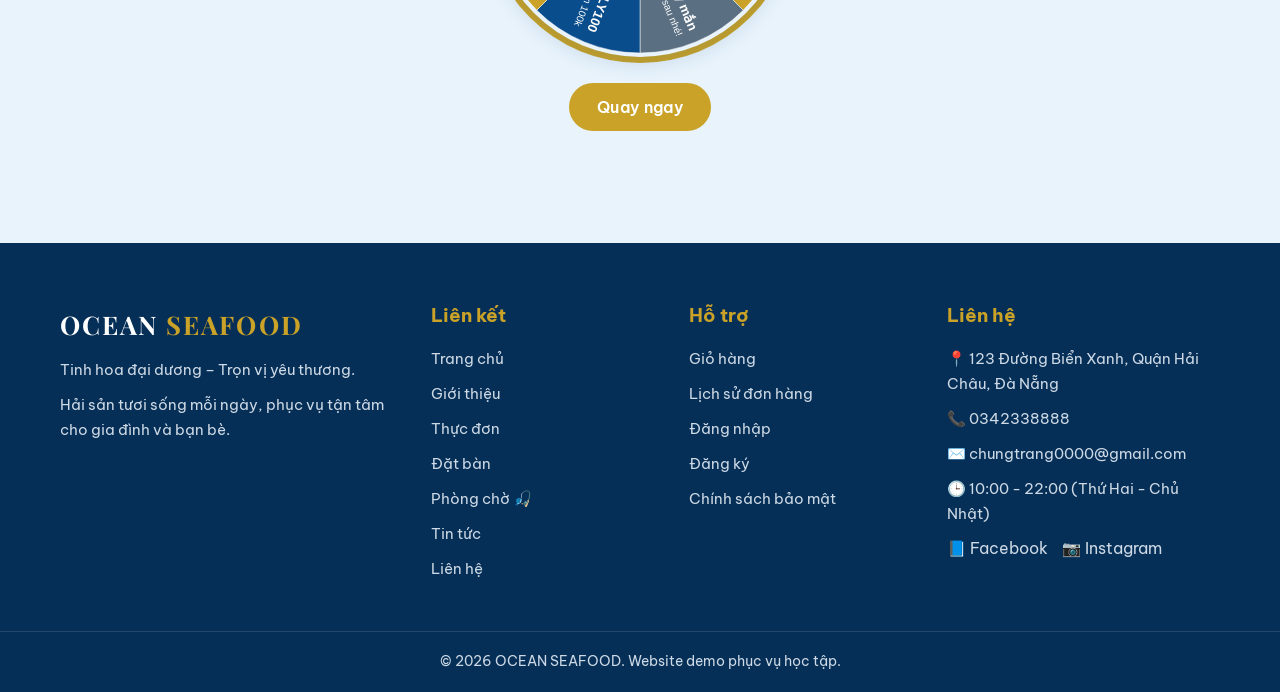
<file: fishing-game.html>
<!DOCTYPE html>
<html lang="vi">
<head>
  <meta charset="UTF-8">
  <meta name="viewport" content="width=device-width, initial-scale=1.0">
  <meta name="description" content="Phòng chờ OCEAN SEAFOOD: chơi game câu cá săn ưu đãi giảm tiền và Rùa biển 5%.">
  <title>Phòng chờ săn ưu đãi - OCEAN SEAFOOD</title>

  <link rel="preconnect" href="https://fonts.googleapis.com">
  <link rel="preconnect" href="https://fonts.gstatic.com" crossorigin>
  <link href="https://fonts.googleapis.com/css2?family=Be+Vietnam+Pro:wght@400;500;600;700;800&family=Playfair+Display:wght@600;700&display=swap" rel="stylesheet">

  <link rel="stylesheet" href="css/style.css">
  <link rel="stylesheet" href="css/components.css">
  <link rel="stylesheet" href="css/responsive.css">
  <link rel="stylesheet" href="css/fishing-game.css">
  <script src="js/products.js"></script>
</head>
<body>
  <div id="site-header"></div>

  <section class="page-banner">
    <div class="container">
      <h1>Phòng chờ OCEAN SEAFOOD</h1>
      <p>Câu cá tích điểm đổi tiền giảm giá (1 điểm = 1.000đ), săn Rùa biển +5% và tránh Sứa nhé!</p>
    </div>
  </section>

  <section class="section">
    <div class="container">
      <div class="waiting-room-layout">

        <!-- ===== CỘT TRÁI: BẢNG HIỆU XẾP HẠNG TOP 5 ===== -->
        <aside class="leaderboard-col">
          <div class="leaderboard-signboard">
            <div class="signboard-hanger" aria-hidden="true">
              <span class="signboard-nail"></span>
              <span class="signboard-rope"></span>
              <span class="signboard-nail"></span>
            </div>

            <div class="signboard-header">
              <span class="signboard-badge">🏆 VINH DANH PHÒNG CHỜ</span>
              <h2>Bảng Vàng Cao Thủ</h2>
              <p>Top 5 thợ câu săn ưu đãi xuất sắc nhất</p>
            </div>

            <div class="signboard-body">
              <ol id="game-leaderboard-list" class="signboard-list"></ol>
            </div>

            <div class="signboard-footer">
              <div class="saved-reward-box" id="saved-reward-banner">
                <span class="saved-reward-title">🎁 Ưu đãi bạn đang giữ</span>
                <p id="saved-reward-text">Chưa có ưu đãi từ game. Hãy chơi 1 ván để nhận nhé!</p>
              </div>
            </div>
          </div>
        </aside>

        <!-- ===== CỘT PHẢI: SÂN CHƠI CÂU CÁ ===== -->
        <div class="game-col">
          <!-- Thanh trạng thái -->
          <div class="game-hud">
            <div class="game-stat">
              <span class="game-stat-label">Điểm</span>
              <span id="game-score">0</span>
            </div>
            <div class="game-stat">
              <span class="game-stat-label">Giảm tiền</span>
              <span id="game-money" class="stat-reward">0đ</span>
            </div>
            <div class="game-stat">
              <span class="game-stat-label">Rùa biển</span>
              <span id="game-percent" class="stat-turtle">+0%</span>
            </div>
            <div class="game-stat">
              <span class="game-stat-label">Thời gian</span>
              <span id="game-time">60</span>s
            </div>
            <div class="game-stat">
              <span class="game-stat-label">Kỷ lục</span>
              <span id="game-best">0</span>
            </div>
          </div>

          <!-- Khu vực đại dương -->
          <div class="game-ocean" id="game-ocean">
            <!-- Màn hình bắt đầu -->
            <div class="game-overlay" id="game-start">
              <h2>🎣 Săn Hải Sản — Đổi Ưu Đãi</h2>
              <p>
                • Mỗi <strong>1 điểm = 1.000đ</strong> giảm vào hóa đơn (tối đa 100.000đ).<br>
                • Trong mỗi <strong>10 con</strong> sẽ có <strong>1 Rùa biển 🐢 (+5%)</strong> bơi rất nhanh.<br>
                • Tránh <strong>Sứa biển 🪼</strong> kẻo bị trừ <strong>10 điểm</strong>!
              </p>
              <button type="button" class="btn btn-gold btn-glow" id="game-start-btn">Bắt đầu săn ưu đãi (60s)</button>
            </div>

            <!-- Màn hình kết thúc -->
            <div class="game-overlay" id="game-end" style="display:none">
              <h2>Hết giờ!</h2>
              <p class="game-end-summary">
                Bạn đạt <strong id="game-final-score">0</strong> điểm —
                Ưu đãi nhận được: <strong id="game-final-reward" class="reward-highlight">0đ</strong>
              </p>
              <p id="game-new-best" class="game-new-best" style="display:none">🏆 Kỷ lục mới!</p>

              <!-- Nhập tên nếu lọt Top 5 -->
              <div class="game-name-box" id="game-name-box" style="display:none">
                <p>🎉 Bạn lọt Top 5! Ghi danh lên bảng hiệu bên trái:</p>
                <form id="game-name-form" class="game-name-form">
                  <input type="text" id="game-name-input" maxlength="24" placeholder="Nhập tên của bạn..." required>
                  <button type="submit" class="btn btn-gold btn-sm">Lưu Top 5</button>
                </form>
              </div>

              <div class="game-end-actions">
                <button type="button" class="btn btn-gold" id="game-apply-reward-btn" style="display:none">
                  🎟️ Lưu &amp; Áp dụng ưu đãi vào giỏ hàng
                </button>
                <button type="button" class="btn btn-primary" id="game-restart-btn">Chơi lại</button>
                <a href="menu.html" class="btn btn-outline">Xem thực đơn</a>
              </div>
            </div>

            <div class="game-float-layer" id="game-float-layer"></div>
          </div>

          <!-- Chú giải các loài -->
          <div class="game-legend" id="game-legend"></div>
        </div>

      </div>
    </div>
  </section>

  <!-- ===== VÒNG QUAY MAY MẮN ===== -->
  <section class="section section-light">
    <div class="container">
      <h2 class="section-title">🎡 Vòng quay may mắn</h2>
      <p class="section-subtitle">Mỗi ngày một lượt quay, biết đâu trúng thêm mã giảm giá!</p>
      <div class="wheel-shell">
        <div class="wheel-wrap">
          <canvas id="wheel-canvas" width="300" height="300"></canvas>
          <div class="wheel-pointer">▼</div>
        </div>
        <button type="button" class="btn btn-gold btn-glow" id="wheel-spin-btn">Quay ngay</button>
        <p id="wheel-message" class="wheel-message"></p>
      </div>
    </div>
  </section>

  <div id="site-footer"></div>

  <script src="js/cart.js"></script>
  <script src="js/main.js"></script>
  <script src="js/confetti.js"></script>
  <script src="js/lucky-wheel.js"></script>
  <script src="js/dark-mode.js"></script>
  <script src="js/sound-fx.js"></script>
  <script src="js/fishing-game.js"></script>
</body>
</html>
</file>
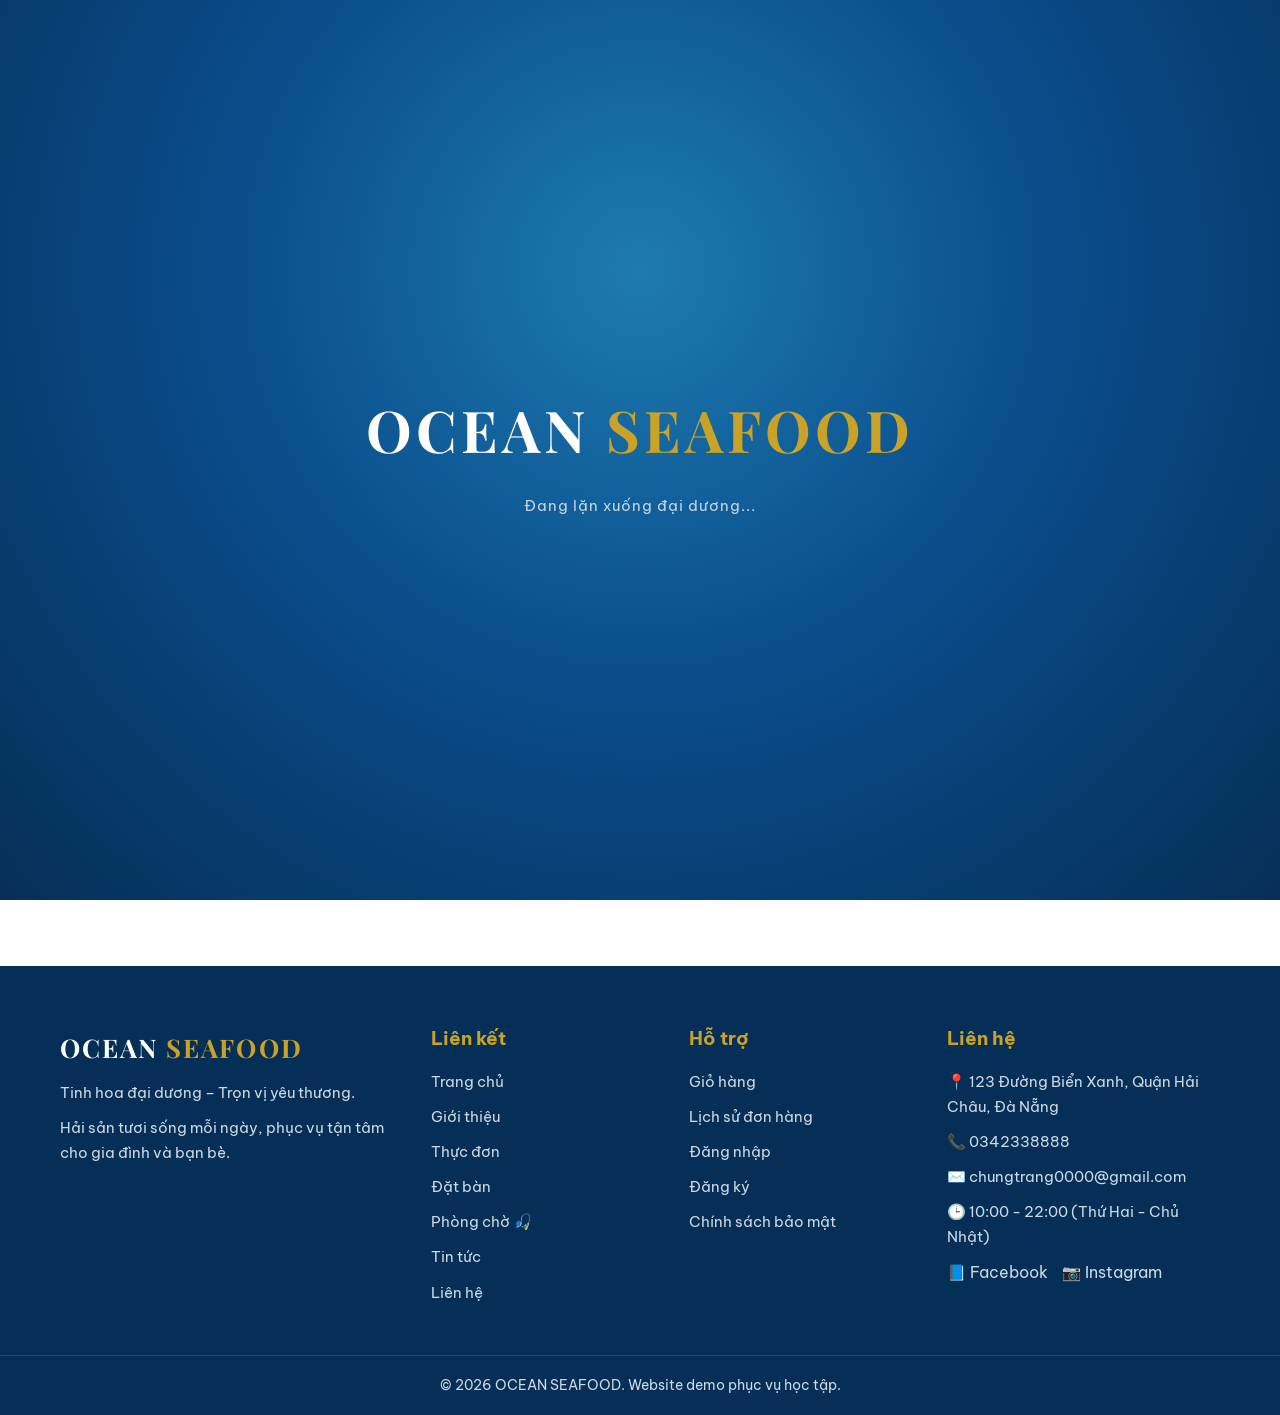
<file: login.html>
<!DOCTYPE html>
<html lang="vi">
<head>
  <meta charset="UTF-8">
  <meta name="viewport" content="width=device-width, initial-scale=1.0">
  <title>Đăng nhập - OCEAN SEAFOOD</title>

  <link rel="preconnect" href="https://fonts.googleapis.com">
  <link rel="preconnect" href="https://fonts.gstatic.com" crossorigin>
  <link href="https://fonts.googleapis.com/css2?family=Be+Vietnam+Pro:wght@400;500;600;700&family=Playfair+Display:wght@600;700&display=swap" rel="stylesheet">

  <link rel="stylesheet" href="css/style.css">
  <link rel="stylesheet" href="css/components.css">
  <link rel="stylesheet" href="css/responsive.css">

  <script src="js/products.js"></script>
</head>
<body>

  <div id="site-header"></div>

  <section class="page-banner">
    <div class="container">
      <h1 id="page-title">Đăng nhập</h1>
      <p>Chào mừng bạn quay lại OCEAN SEAFOOD</p>
    </div>
  </section>

  <section class="section">
    <div class="container">
      <!-- auth.js sẽ thay nội dung này bằng khung "Tài khoản của tôi" nếu đã đăng nhập -->
      <div class="auth-box" id="auth-content">
        <div class="form-box">
          <h2>Đăng nhập</h2>

          <form id="login-form" novalidate>
            <div class="form-group" id="group-email">
              <label for="email">Email <span class="required">*</span></label>
              <input type="email" id="email" placeholder="ten@example.com" autocomplete="email">
              <div class="error-message"></div>
            </div>

            <div class="form-group" id="group-password">
              <label for="password">Mật khẩu <span class="required">*</span></label>
              <input type="password" id="password" placeholder="Nhập mật khẩu" autocomplete="current-password">
              <div class="error-message"></div>
            </div>

            <label class="filter-check" style="margin-bottom:18px">
              <input type="checkbox" id="show-password"> Hiện mật khẩu
            </label>

            <button type="submit" class="btn btn-primary btn-block">Đăng nhập</button>

            <div class="info-box">
              Đây là chức năng mô phỏng, chỉ đăng nhập được bằng tài khoản
              bạn đã <a href="register.html" style="color:var(--color-primary); font-weight:600">đăng ký</a>
              trên chính trình duyệt này.
            </div>
          </form>

          <p class="auth-switch">Chưa có tài khoản? <a href="register.html">Đăng ký ngay</a></p>
        </div>
      </div>
    </div>
  </section>

  <div id="site-footer"></div>

  <script src="js/cart.js"></script>
  <script src="js/main.js"></script>
  <script src="js/dark-mode.js"></script>
  <script src="js/sound-fx.js"></script>
  <script src="js/chatbot.js"></script>
  <script src="js/transition.js"></script>
  <script src="js/intro.js"></script>
  <script src="js/auth.js"></script>
</body>
</html>
</file>
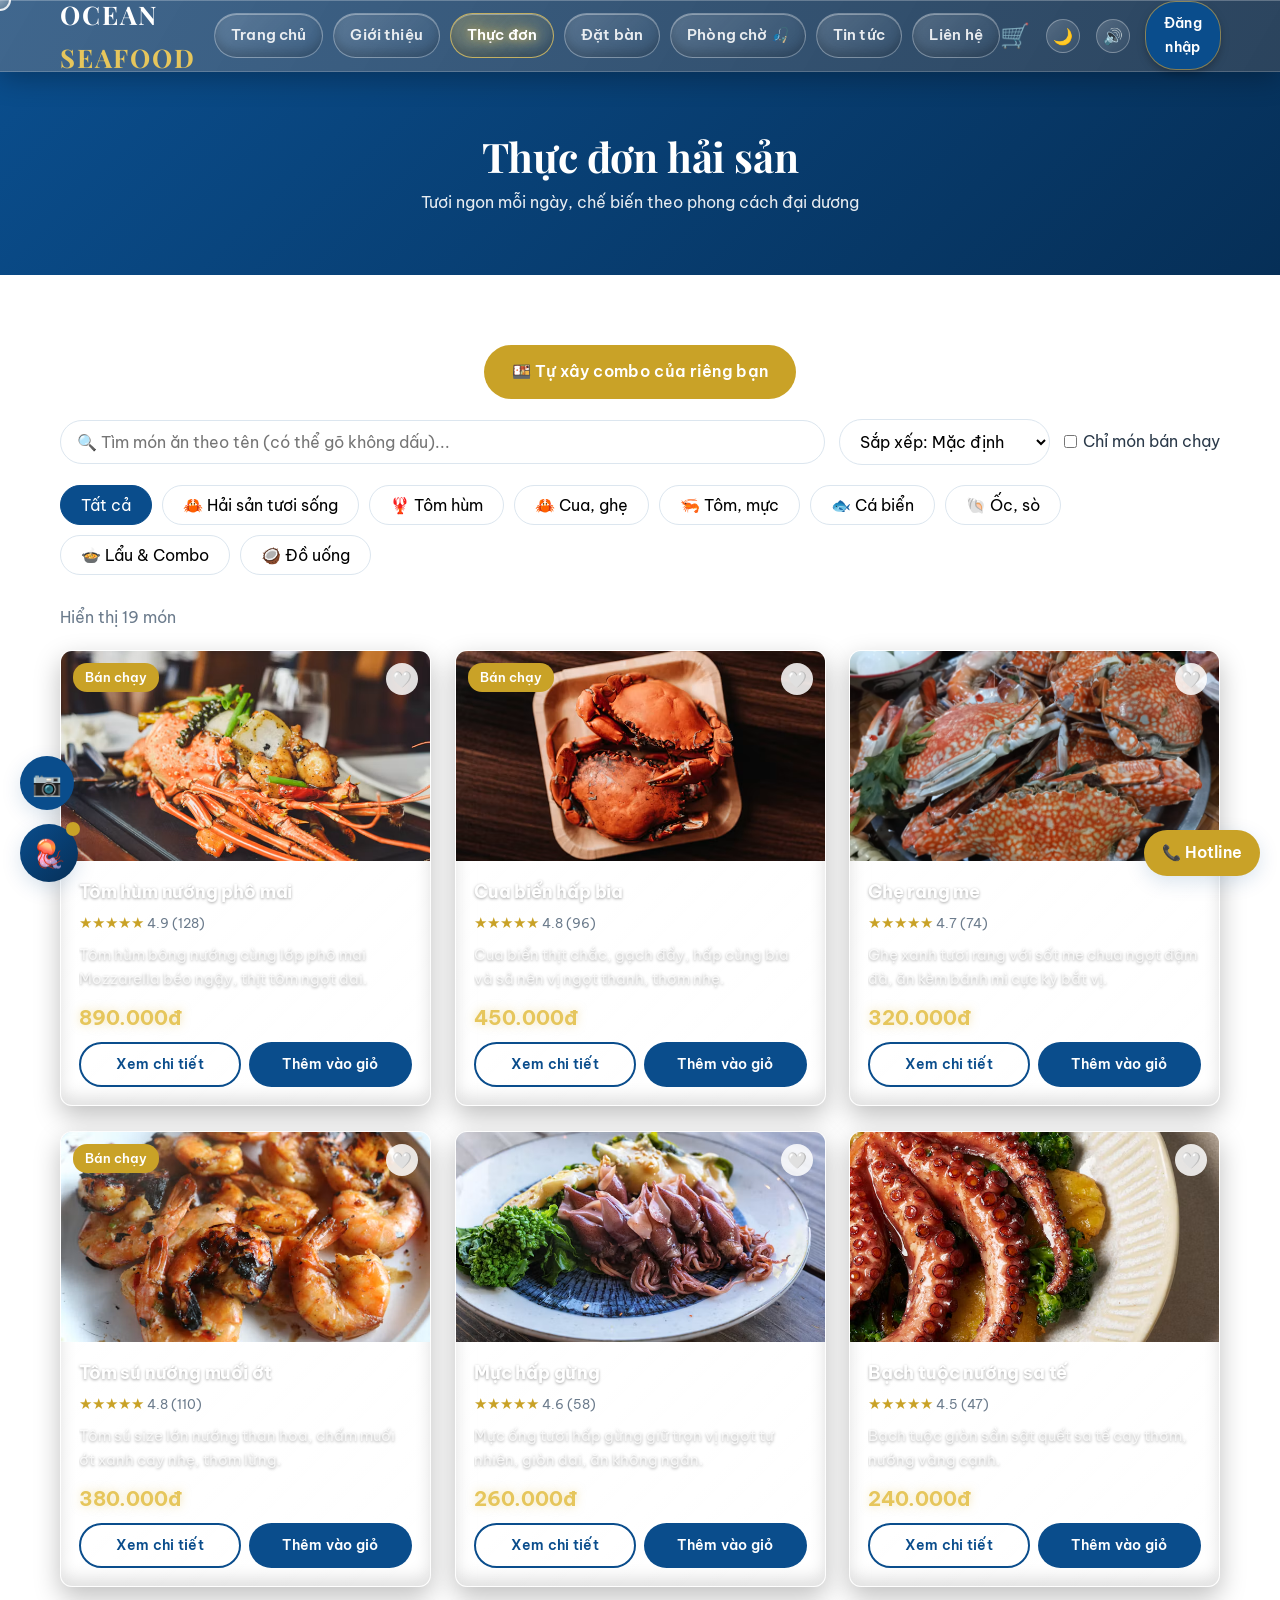
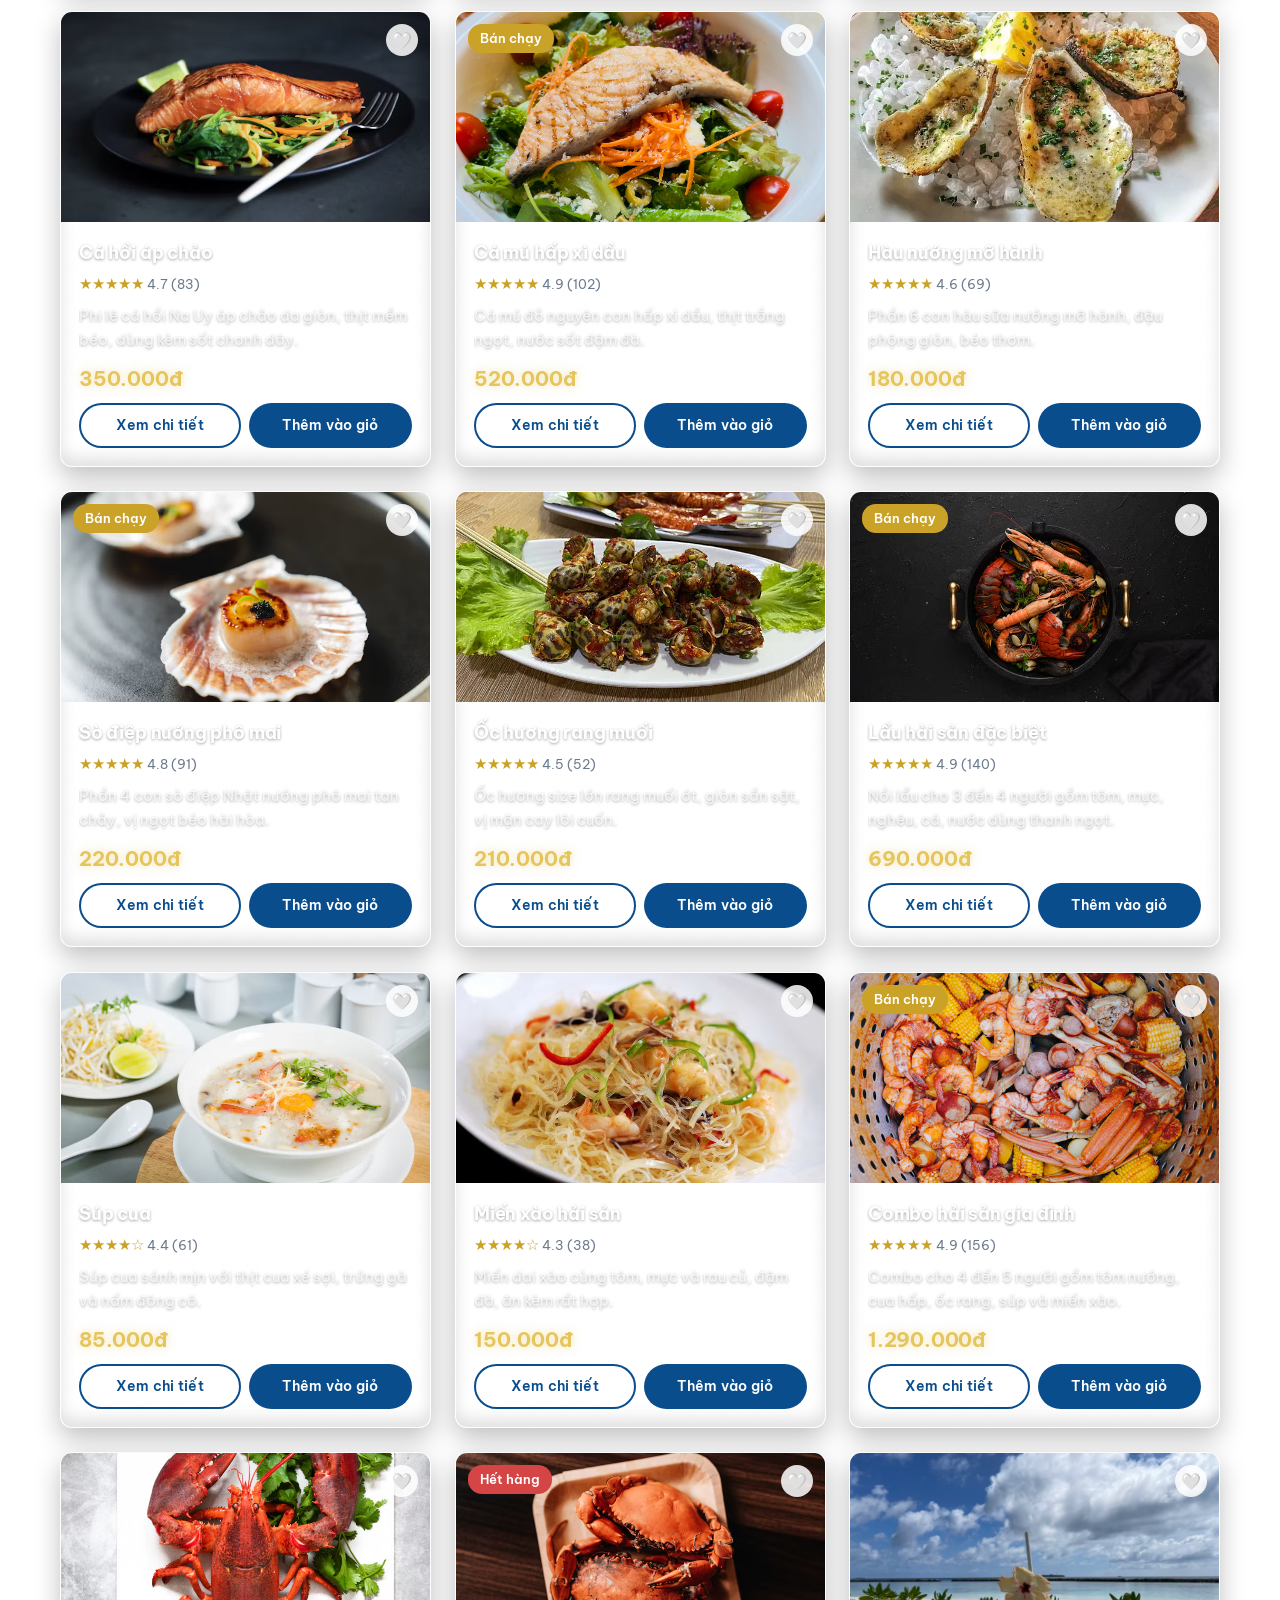
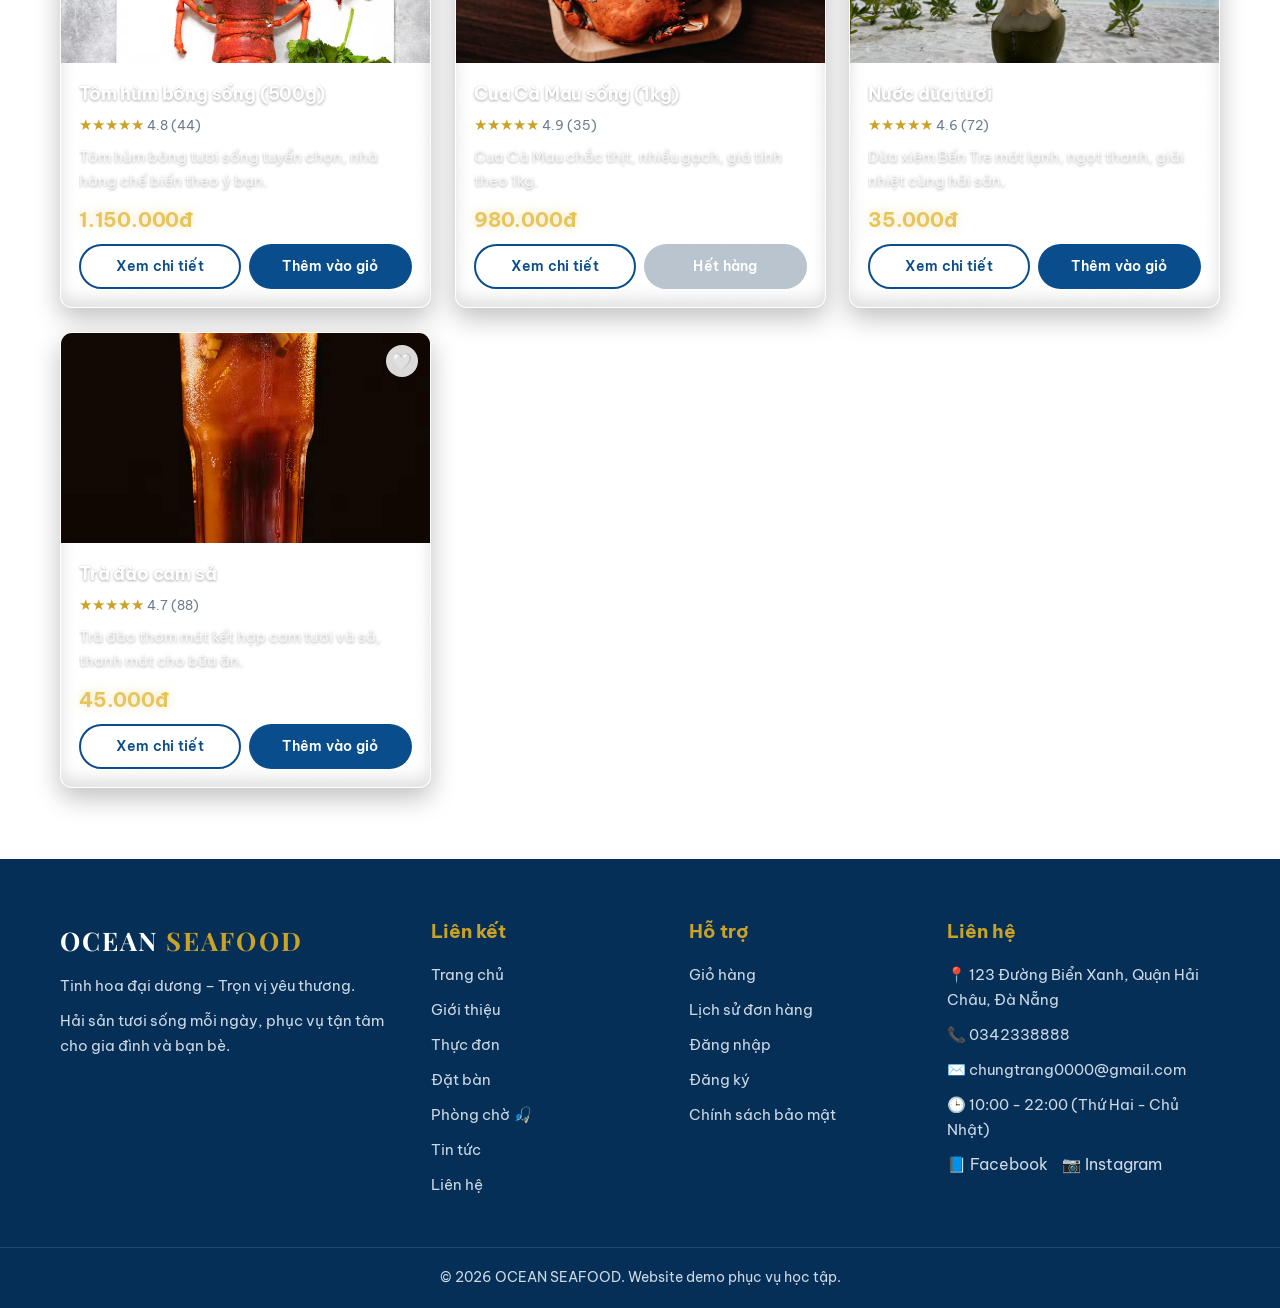
<file: menu.html>
<!DOCTYPE html>
<html lang="vi">
<head>
  <meta charset="UTF-8">
  <meta name="viewport" content="width=device-width, initial-scale=1.0">
  <meta name="description" content="Thực đơn hải sản OCEAN SEAFOOD: tôm hùm, cua, ghẹ, tôm, mực, cá biển, ốc, sò, lẩu và đồ uống.">
  <title>Thực đơn - OCEAN SEAFOOD</title>

  <link rel="preconnect" href="https://fonts.googleapis.com">
  <link rel="preconnect" href="https://fonts.gstatic.com" crossorigin>
  <link href="https://fonts.googleapis.com/css2?family=Be+Vietnam+Pro:wght@400;500;600;700&family=Playfair+Display:wght@600;700&display=swap" rel="stylesheet">

  <link rel="stylesheet" href="css/style.css">
  <link rel="stylesheet" href="css/components.css">
  <link rel="stylesheet" href="css/responsive.css">

  <script src="js/products.js"></script>
</head>
<body>

  <div id="site-header"></div>

  <!-- Banner nhỏ đầu trang -->
  <section class="page-banner">
    <div class="container">
      <h1>Thực đơn hải sản</h1>
      <p>Tươi ngon mỗi ngày, chế biến theo phong cách đại dương</p>
    </div>
  </section>

  <section class="section">
    <div class="container">

      <!-- Thanh tìm kiếm, sắp xếp, lọc món bán chạy -->
       <div style="text-align:center; margin-bottom:20px">
         <a href="combo-builder.html" class="btn btn-gold">🍱 Tự xây combo của riêng bạn</a>
       </div>
      <div class="filter-bar">
        <input type="text" id="search-input" placeholder="🔍 Tìm món ăn theo tên (có thể gõ không dấu)..." autocomplete="off">

        <select id="sort-select" aria-label="Sắp xếp">
          <option value="default">Sắp xếp: Mặc định</option>
          <option value="price-asc">Giá: thấp đến cao</option>
          <option value="price-desc">Giá: cao xuống thấp</option>
        </select>

        <label class="filter-check">
          <input type="checkbox" id="bestseller-check">
          Chỉ món bán chạy
        </label>
      </div>

      <!-- Các nút danh mục: JavaScript tạo bên dưới -->
      <div class="category-tabs" id="category-tabs"></div>

      <!-- Dòng báo số món tìm thấy -->
      <p id="result-count" style="margin-bottom:20px; color:var(--color-text-light)"></p>

      <!-- Danh sách món ăn -->
      <div class="grid grid-3" id="product-list"></div>
    </div>
  </section>

  <div id="site-footer"></div>

  <script src="js/cart.js"></script>
  <script src="js/main.js"></script>
  <script src="js/wishlist.js"></script>
  <script src="js/qr-widget.js"></script>
  <script src="js/dark-mode.js"></script>
  <script src="js/sound-fx.js"></script>
  <script src="js/chatbot.js"></script>
  <script src="js/transition.js"></script>
  <script src="js/drag-cart.js"></script>
  <script src="js/intro.js"></script>

  <!-- ===== JavaScript RIÊNG CỦA TRANG THỰC ĐƠN ===== -->
  <script>
    // Danh mục đang chọn. "all" nghĩa là hiện tất cả.
    let currentCategory = "all";

    // Bỏ dấu tiếng Việt để tìm kiếm dễ hơn: "Tôm hùm" -> "tom hum"
    function removeAccents(text) {
      return text
        .toLowerCase()
        .normalize("NFD")                  // tách dấu ra khỏi chữ cái
        .replace(/[\u0300-\u036f]/g, "")   // xóa các dấu
        .replace(/đ/g, "d");               // chữ đ cần xử lý riêng
    }

    // Tạo hàng nút danh mục: "Tất cả" + các danh mục trong products.js
    function renderCategoryTabs() {
      const container = document.getElementById("category-tabs");

      let html = '<button class="tab-btn" data-category="all">Tất cả</button>';
      CATEGORIES.forEach(function (category) {
        html += '<button class="tab-btn" data-category="' + category.id + '">' +
                category.icon + " " + category.name + "</button>";
      });
      container.innerHTML = html;

      // Gắn sự kiện bấm cho từng nút
      container.querySelectorAll(".tab-btn").forEach(function (button) {
        button.addEventListener("click", function () {
          currentCategory = button.dataset.category;
          updateActiveTab();
          renderProducts();
        });
      });

      updateActiveTab();
    }

    // Tô màu nút danh mục đang được chọn
    function updateActiveTab() {
      document.querySelectorAll(".tab-btn").forEach(function (button) {
        button.classList.toggle("active", button.dataset.category === currentCategory);
      });
    }

    // Lọc và sắp xếp theo các lựa chọn hiện tại, trả về danh sách món
    function getFilteredProducts() {
      const keyword = removeAccents(document.getElementById("search-input").value.trim());
      const onlyBestSeller = document.getElementById("bestseller-check").checked;
      const sortType = document.getElementById("sort-select").value;

      // Bước 1: lọc
      const result = PRODUCTS.filter(function (product) {
        const matchCategory = currentCategory === "all" || product.category === currentCategory;
        const matchKeyword = removeAccents(product.name).includes(keyword);
        const matchBestSeller = !onlyBestSeller || product.bestSeller;
        return matchCategory && matchKeyword && matchBestSeller;
      });

      // Bước 2: sắp xếp
      if (sortType === "price-asc") {
        result.sort(function (a, b) { return a.price - b.price; });
      } else if (sortType === "price-desc") {
        result.sort(function (a, b) { return b.price - a.price; });
      }

      return result;
    }

    // Đưa kết quả ra màn hình
    function renderProducts() {
      const list = document.getElementById("product-list");
      const countText = document.getElementById("result-count");
      const products = getFilteredProducts();

      if (products.length === 0) {
        countText.textContent = "";
        list.innerHTML = `
          <div class="empty-state">
            <div class="empty-icon">🔍</div>
            <p>Không tìm thấy món ăn phù hợp.</p>
            <p>Hãy thử từ khóa khác hoặc bỏ bớt bộ lọc.</p>
            <button class="btn btn-primary" style="margin-top:16px" onclick="resetFilters()">Xóa bộ lọc</button>
          </div>`;
        return;
      }

      countText.textContent = "Hiển thị " + products.length + " món";
      list.innerHTML = products.map(createProductCard).join("");
    }

    // Đưa mọi bộ lọc về mặc định
    function resetFilters() {
      document.getElementById("search-input").value = "";
      document.getElementById("sort-select").value = "default";
      document.getElementById("bestseller-check").checked = false;
      currentCategory = "all";
      updateActiveTab();
      renderProducts();
    }

    // Chạy khi trang đã tải xong
    document.addEventListener("DOMContentLoaded", function () {
      // Nếu đến từ trang chủ (menu.html?category=tom-hum) thì chọn sẵn danh mục đó
      const categoryFromUrl = getQueryParam("category");
      const isValid = CATEGORIES.some(function (c) { return c.id === categoryFromUrl; });
      if (isValid) {
        currentCategory = categoryFromUrl;
      }

      renderCategoryTabs();
      renderProducts();

      // Gõ chữ, đổi sắp xếp, tick ô: cập nhật danh sách ngay
      document.getElementById("search-input").addEventListener("input", renderProducts);
      document.getElementById("sort-select").addEventListener("change", renderProducts);
      document.getElementById("bestseller-check").addEventListener("change", renderProducts);
    });
  </script>
</body>
</html>
</file>
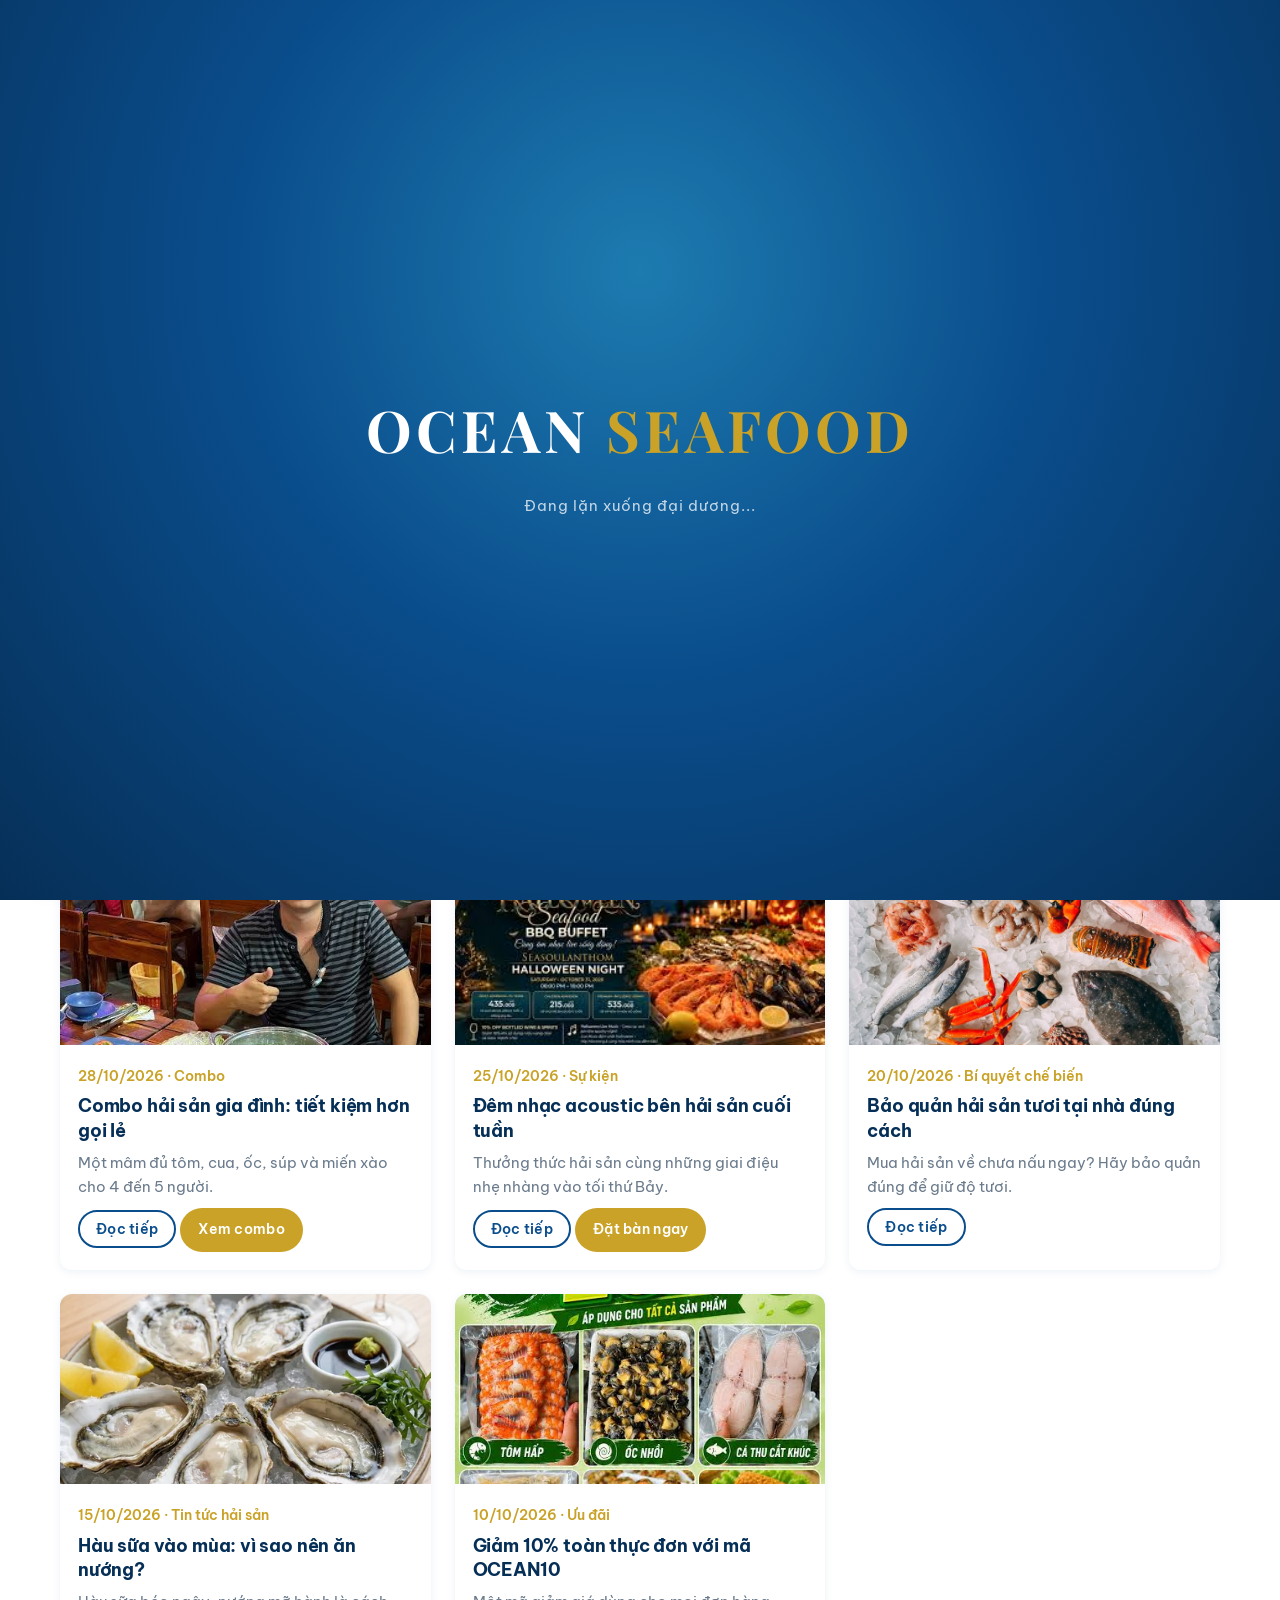
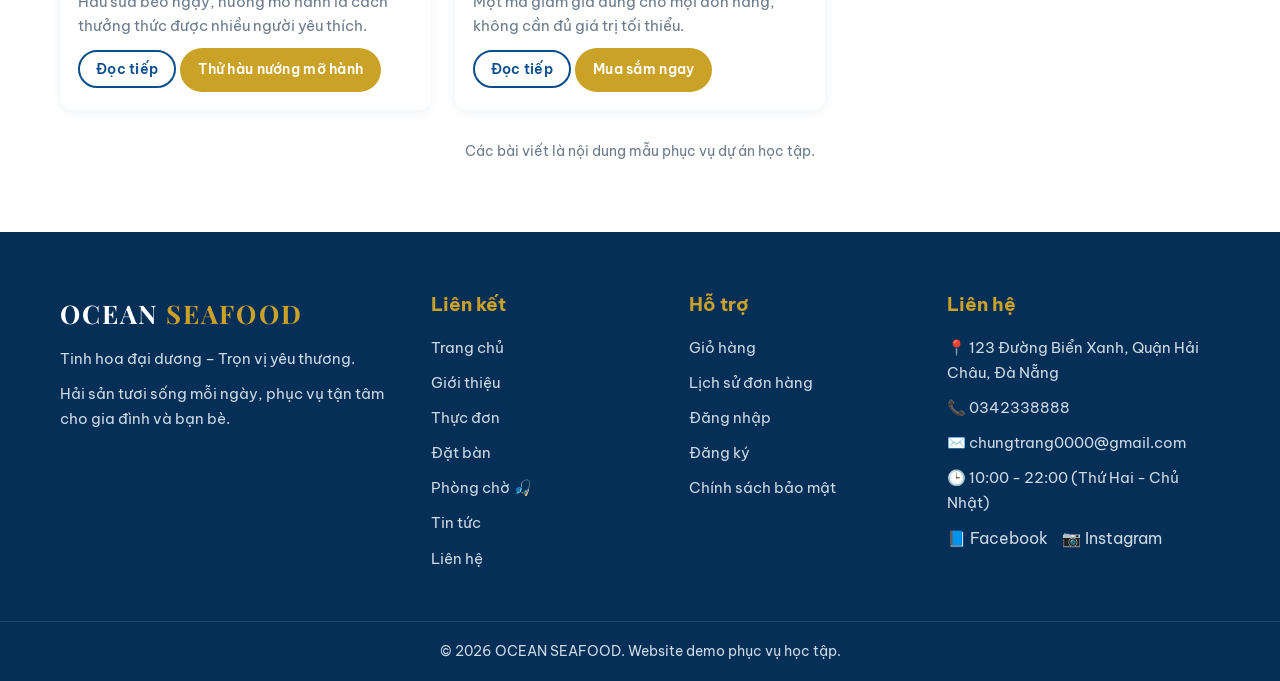
<file: news.html>
<!DOCTYPE html>
<html lang="vi">
<head>
  <meta charset="UTF-8">
  <meta name="viewport" content="width=device-width, initial-scale=1.0">
  <meta name="description" content="Tin tức hải sản, bí quyết chế biến, ưu đãi, combo và sự kiện tại OCEAN SEAFOOD.">
  <title>Tin tức và khuyến mãi - OCEAN SEAFOOD</title>

  <link rel="preconnect" href="https://fonts.googleapis.com">
  <link rel="preconnect" href="https://fonts.gstatic.com" crossorigin>
  <link href="https://fonts.googleapis.com/css2?family=Be+Vietnam+Pro:wght@400;500;600;700&family=Playfair+Display:wght@600;700&display=swap" rel="stylesheet">

  <link rel="stylesheet" href="css/style.css">
  <link rel="stylesheet" href="css/components.css">
  <link rel="stylesheet" href="css/responsive.css">

  <script src="js/products.js"></script>
</head>
<body>

  <div id="site-header"></div>

  <section class="page-banner">
    <div class="container">
      <h1>Tin tức và khuyến mãi</h1>
      <p>Cập nhật hải sản theo mùa, bí quyết chế biến, ưu đãi và sự kiện</p>
    </div>
  </section>

  <section class="section">
    <div class="container">

      <!-- Các nút lọc nhóm bài viết: JavaScript tạo bên dưới -->
      <div class="category-tabs" id="news-tabs"></div>

      <!-- Danh sách bài viết -->
      <div class="grid grid-3" id="news-list"></div>

      <p style="text-align:center; font-size:0.85rem; color:var(--color-text-light); margin-top:30px">
        Các bài viết là nội dung mẫu phục vụ dự án học tập.
      </p>
    </div>
  </section>

  <div id="site-footer"></div>

  <script src="js/cart.js"></script>
  <script src="js/main.js"></script>
  <script src="js/dark-mode.js"></script>
  <script src="js/sound-fx.js"></script>
  <script src="js/chatbot.js"></script>
  <script src="js/transition.js"></script>
  <script src="js/intro.js"></script>

  <!-- ===== JavaScript RIÊNG CỦA TRANG TIN TỨC ===== -->
  <script>
    // Các nhóm bài viết
    const NEWS_CATEGORIES = [
      { id: "all",    name: "Tất cả" },
      { id: "news",   name: "Tin tức hải sản" },
      { id: "recipe", name: "Bí quyết chế biến" },
      { id: "promo",  name: "Ưu đãi" },
      { id: "combo",  name: "Combo" },
      { id: "event",  name: "Sự kiện" }
    ];

    // Dữ liệu bài viết mẫu.
    // link: nút hành động (không bắt buộc), gồm chữ trên nút và địa chỉ trang.
    const NEWS = [
      {
        id: 1, category: "news", date: "10/11/2026",
        title: "Mùa ghẹ xanh: cách chọn ghẹ chắc thịt, nhiều gạch",
        image: "images/news/ghe-xanh.jpg",
        intro: "Vào mùa ghẹ, thịt ghẹ ngọt và chắc hơn. Cùng học cách chọn ghẹ ngon.",
        content: "Khi chọn ghẹ, hãy ưu tiên con còn hoạt động nhanh nhẹn, mai cứng, cầm nặng tay và càng chắc. Ghẹ cái thường có gạch, ghẹ đực thường nhiều thịt ở càng. Nên chọn ghẹ còn sống để thịt ngọt và an toàn hơn.",
        link: { text: "Thử món ghẹ rang me", href: "product-detail.html?id=3" }
      },
      {
        id: 2, category: "recipe", date: "06/11/2026",
        title: "3 mẹo hấp cua giữ trọn vị ngọt",
        image: "images/news/hap-cua.jpg",
        intro: "Hấp cua tưởng đơn giản nhưng có vài mẹo nhỏ giúp thịt cua ngọt và không bị khô.",
        content: "Nên hấp khi nước đã sôi, xếp cua úp mai xuống để gạch không chảy. Thêm vài lát gừng, sả hoặc chút bia để khử mùi tanh. Cua cỡ vừa thường chín sau khoảng 15 phút, hạn chế mở nắp liên tục để hơi nóng không thoát ra.",
        link: { text: "Thử món cua hấp bia", href: "product-detail.html?id=2" }
      },
      {
        id: 3, category: "promo", date: "01/11/2026",
        title: "Khách hàng mới giảm 50.000đ",
        image: "images/news/uu-dai-khach-moi.jpg",
        intro: "Chào mừng thực khách lần đầu đặt món trực tuyến với ưu đãi hấp dẫn.",
        content: "Nhập mã WELCOME50 ở trang giỏ hàng để được giảm 50.000đ cho đơn từ 300.000đ. Ngoài ra mã OCEAN10 giảm 10% cho mọi đơn hàng không yêu cầu giá trị tối thiểu. Mỗi đơn áp dụng một mã.",
        link: { text: "Xem thực đơn", href: "menu.html" }
      },
      {
        id: 4, category: "combo", date: "28/10/2026",
        title: "Combo hải sản gia đình: tiết kiệm hơn gọi lẻ",
        image: "images/news/combo-gia-dinh.jpg",
        intro: "Một mâm đủ tôm, cua, ốc, súp và miến xào cho 4 đến 5 người.",
        content: "Combo gồm tôm sú, cua biển, ốc hương, súp cua và miến xào hải sản, được dọn lần lượt để bữa ăn trọn vẹn. Đơn từ 1.000.000đ còn dùng được mã FAMILY100 để giảm thêm 100.000đ.",
        link: { text: "Xem combo", href: "product-detail.html?id=15" }
      },
      {
        id: 5, category: "event", date: "25/10/2026",
        title: "Đêm nhạc acoustic bên hải sản cuối tuần",
        image: "images/news/dem-nhac.jpg",
        intro: "Thưởng thức hải sản cùng những giai điệu nhẹ nhàng vào tối thứ Bảy.",
        content: "Mỗi tối thứ Bảy, nhà hàng có chương trình nhạc acoustic tại khu ngoài trời. Không gian yên tĩnh, phù hợp cho cặp đôi và nhóm bạn. Nên đặt bàn trước vì chỗ ngồi có hạn.",
        link: { text: "Đặt bàn ngay", href: "booking.html" }
      },
      {
        id: 6, category: "recipe", date: "20/10/2026",
        title: "Bảo quản hải sản tươi tại nhà đúng cách",
        image: "images/news/bao-quan.jpg",
        intro: "Mua hải sản về chưa nấu ngay? Hãy bảo quản đúng để giữ độ tươi.",
        content: "Hải sản tươi nên dùng trong vòng 1 đến 2 ngày. Tôm, cá, mực bọc kín và để ngăn mát, tránh để lẫn với thực phẩm chín. Không nên rã đông rồi cấp đông lại nhiều lần vì dễ giảm chất lượng và mất an toàn."
      },
      {
        id: 7, category: "news", date: "15/10/2026",
        title: "Hàu sữa vào mùa: vì sao nên ăn nướng?",
        image: "images/news/hau-sua.jpg",
        intro: "Hàu sữa béo ngậy, nướng mỡ hành là cách thưởng thức được nhiều người yêu thích.",
        content: "Hàu nướng chín kỹ vừa thơm vừa an toàn hơn ăn sống. Mỡ hành và đậu phộng rang làm tăng độ béo, ăn kèm rau thơm và chút chanh giúp cân bằng vị.",
        link: { text: "Thử hàu nướng mỡ hành", href: "product-detail.html?id=9" }
      },
      {
        id: 8, category: "promo", date: "10/10/2026",
        title: "Giảm 10% toàn thực đơn với mã OCEAN10",
        image: "images/news/ocean10.jpg",
        intro: "Một mã giảm giá dùng cho mọi đơn hàng, không cần đủ giá trị tối thiểu.",
        content: "Nhập mã OCEAN10 tại ô mã giảm giá ở trang giỏ hàng, hệ thống sẽ tự tính số tiền được giảm. Nhớ rằng đơn từ 500.000đ còn được miễn phí giao hàng.",
        link: { text: "Mua sắm ngay", href: "menu.html" }
      }
    ];

    // Nhóm đang chọn
    let currentNewsCategory = "all";

    // Tên nhóm hiển thị từ mã nhóm
    function getNewsCategoryName(id) {
      const found = NEWS_CATEGORIES.find(function (c) { return c.id === id; });
      return found ? found.name : "";
    }

    // Tạo hàng nút lọc
    function renderNewsTabs() {
      const container = document.getElementById("news-tabs");
      container.innerHTML = NEWS_CATEGORIES.map(function (category) {
        const active = category.id === currentNewsCategory ? " active" : "";
        return '<button class="tab-btn' + active + '" data-category="' + category.id + '">' + category.name + "</button>";
      }).join("");

      container.querySelectorAll(".tab-btn").forEach(function (button) {
        button.addEventListener("click", function () {
          currentNewsCategory = button.dataset.category;
          renderNewsTabs();
          renderNews();
        });
      });
    }

    // Tạo danh sách bài viết theo nhóm đang chọn
    function renderNews() {
      const list = document.getElementById("news-list");
      const articles = NEWS.filter(function (article) {
        return currentNewsCategory === "all" || article.category === currentNewsCategory;
      });

      if (articles.length === 0) {
        list.innerHTML = '<div class="empty-state"><div class="empty-icon">📰</div><p>Chưa có bài viết trong nhóm này.</p></div>';
        return;
      }

      list.innerHTML = articles.map(function (article) {
        const linkHTML = article.link
          ? '<a href="' + article.link.href + '" class="btn btn-gold btn-sm" style="margin-top:10px">' + article.link.text + "</a>"
          : "";

        return `
          <div class="news-card">
            <img src="${article.image}" alt="${article.title}" loading="lazy" onerror="handleImageError(this)">
            <div class="news-body">
              <span class="news-date">${article.date} · ${getNewsCategoryName(article.category)}</span>
              <h3>${article.title}</h3>
              <p>${article.intro}</p>
              <p id="news-full-${article.id}" style="display:none; margin-top:8px">${article.content}</p>
              <div>
                <button class="btn btn-outline-blue btn-sm" style="margin-top:10px"
                        id="news-btn-${article.id}" onclick="toggleArticle(${article.id})">Đọc tiếp</button>
                ${linkHTML}
              </div>
            </div>
          </div>`;
      }).join("");
    }

    // Mở rộng hoặc thu gọn nội dung bài viết
    function toggleArticle(id) {
      const full = document.getElementById("news-full-" + id);
      const button = document.getElementById("news-btn-" + id);
      const isHidden = full.style.display === "none";

      full.style.display = isHidden ? "block" : "none";
      button.textContent = isHidden ? "Thu gọn" : "Đọc tiếp";
    }

    document.addEventListener("DOMContentLoaded", function () {
      renderNewsTabs();
      renderNews();
    });
  </script>
</body>
</html>
</file>
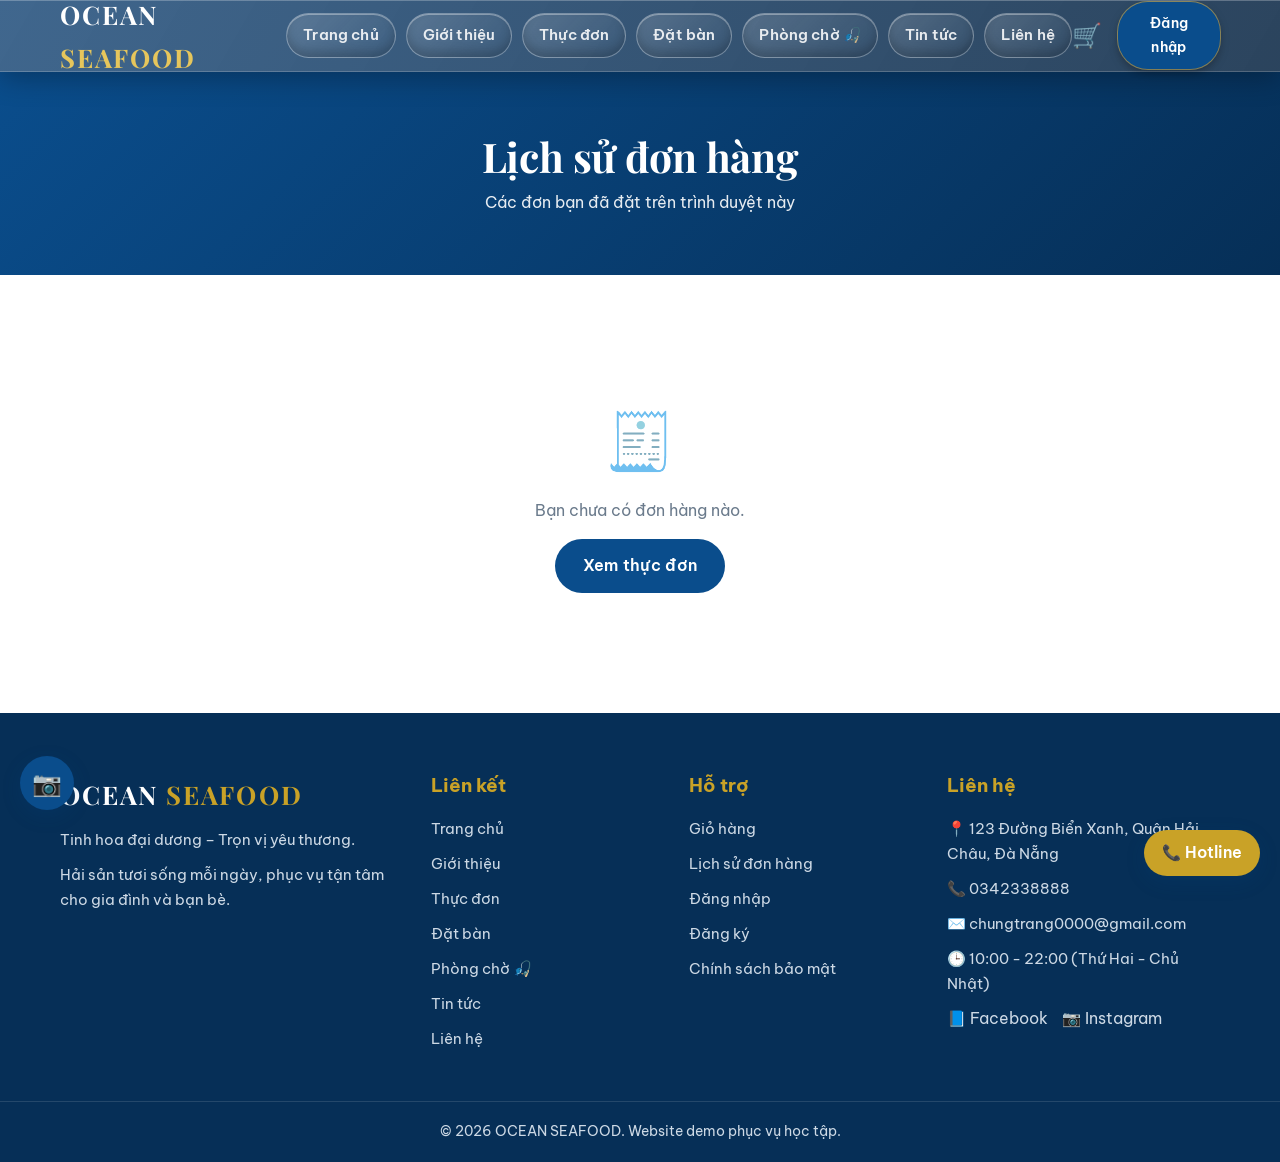
<file: order-history.html>
<!DOCTYPE html>
<html lang="vi">
<head>
  <meta charset="UTF-8">
  <meta name="viewport" content="width=device-width, initial-scale=1.0">
  <title>Lịch sử đơn hàng - OCEAN SEAFOOD</title>
  <link rel="preconnect" href="https://fonts.googleapis.com">
  <link href="https://fonts.googleapis.com/css2?family=Be+Vietnam+Pro:wght@400;500;600;700&family=Playfair+Display:wght@600;700&display=swap" rel="stylesheet">
  <link rel="stylesheet" href="css/style.css">
  <link rel="stylesheet" href="css/components.css">
  <link rel="stylesheet" href="css/responsive.css">
  <script src="js/products.js"></script>
</head>
<body>

  <div id="site-header"></div>

  <section class="page-banner">
    <div class="container">
      <h1>Lịch sử đơn hàng</h1>
      <p>Các đơn bạn đã đặt trên trình duyệt này</p>
    </div>
  </section>

  <section class="section">
    <div class="container" style="max-width:800px">
      <div id="order-history-list"></div>
    </div>
  </section>

  <div id="site-footer"></div>

  <script src="js/cart.js"></script>
  <script src="js/main.js"></script>

  <script>
    const ORDERS_KEY = "oceanSeafoodOrders";

    function getOrders() {
      try {
        const data = localStorage.getItem(ORDERS_KEY);
        return data ? JSON.parse(data) : [];
      } catch (e) { return []; }
    }

    function renderOrderHistory() {
      const box = document.getElementById("order-history-list");
      const orders = getOrders().slice().reverse();   // mới nhất lên đầu

      if (orders.length === 0) {
        box.innerHTML = `
          <div class="empty-state">
            <div class="empty-icon">🧾</div>
            <p>Bạn chưa có đơn hàng nào.</p>
            <a href="menu.html" class="btn btn-primary" style="margin-top:16px">Xem thực đơn</a>
          </div>`;
        return;
      }

      box.innerHTML = orders.map(function (order) {
        const itemsHtml = order.items.map(function (item) {
          return '<li>' + item.name + ' × ' + item.quantity + ' — ' + formatPrice(item.lineTotal) + '</li>';
        }).join("");

        return `
          <div class="form-box" style="margin-bottom:18px">
            <div style="display:flex; justify-content:space-between; flex-wrap:wrap; gap:8px">
              <strong style="color:var(--color-primary)">${order.code}</strong>
              <span style="color:var(--color-text-light); font-size:0.9rem">${order.createdAt}</span>
            </div>
            <p style="margin:8px 0; font-size:0.9rem; color:var(--color-text-light)">${order.status}</p>
            <ul style="margin-bottom:12px">${itemsHtml}</ul>
            <div class="summary-row total">
              <span>Tổng thanh toán</span>
              <span>${formatPrice(order.totals.total)}</span>
            </div>
            <button type="button" class="btn btn-gold btn-sm" style="margin-top:10px" onclick="reorder('${order.code}')">
              🔁 Đặt lại đơn này
            </button>
          </div>`;
      }).join("");
    }

    // Thêm lại toàn bộ món của đơn cũ vào giỏ hàng hiện tại
    function reorder(code) {
      const order = getOrders().find(function (o) { return o.code === code; });
      if (!order) return;

      let addedCount = 0;
      order.items.forEach(function (item) {
        const product = getProductById(item.id);
        if (product && product.inStock) {
          addToCart(product.id, item.quantity);
          addedCount++;
        }
      });

      if (addedCount === 0) {
        showToast("Các món trong đơn này hiện đã hết hàng.", "error");
        return;
      }
      if (addedCount < order.items.length) {
        showToast("Đã thêm các món còn hàng vào giỏ. Một số món đã hết.", "info");
      }
      setTimeout(function () { window.location.href = "cart.html"; }, 700);
    }

    document.addEventListener("DOMContentLoaded", renderOrderHistory);
  </script>
</body>
</html>
</file>
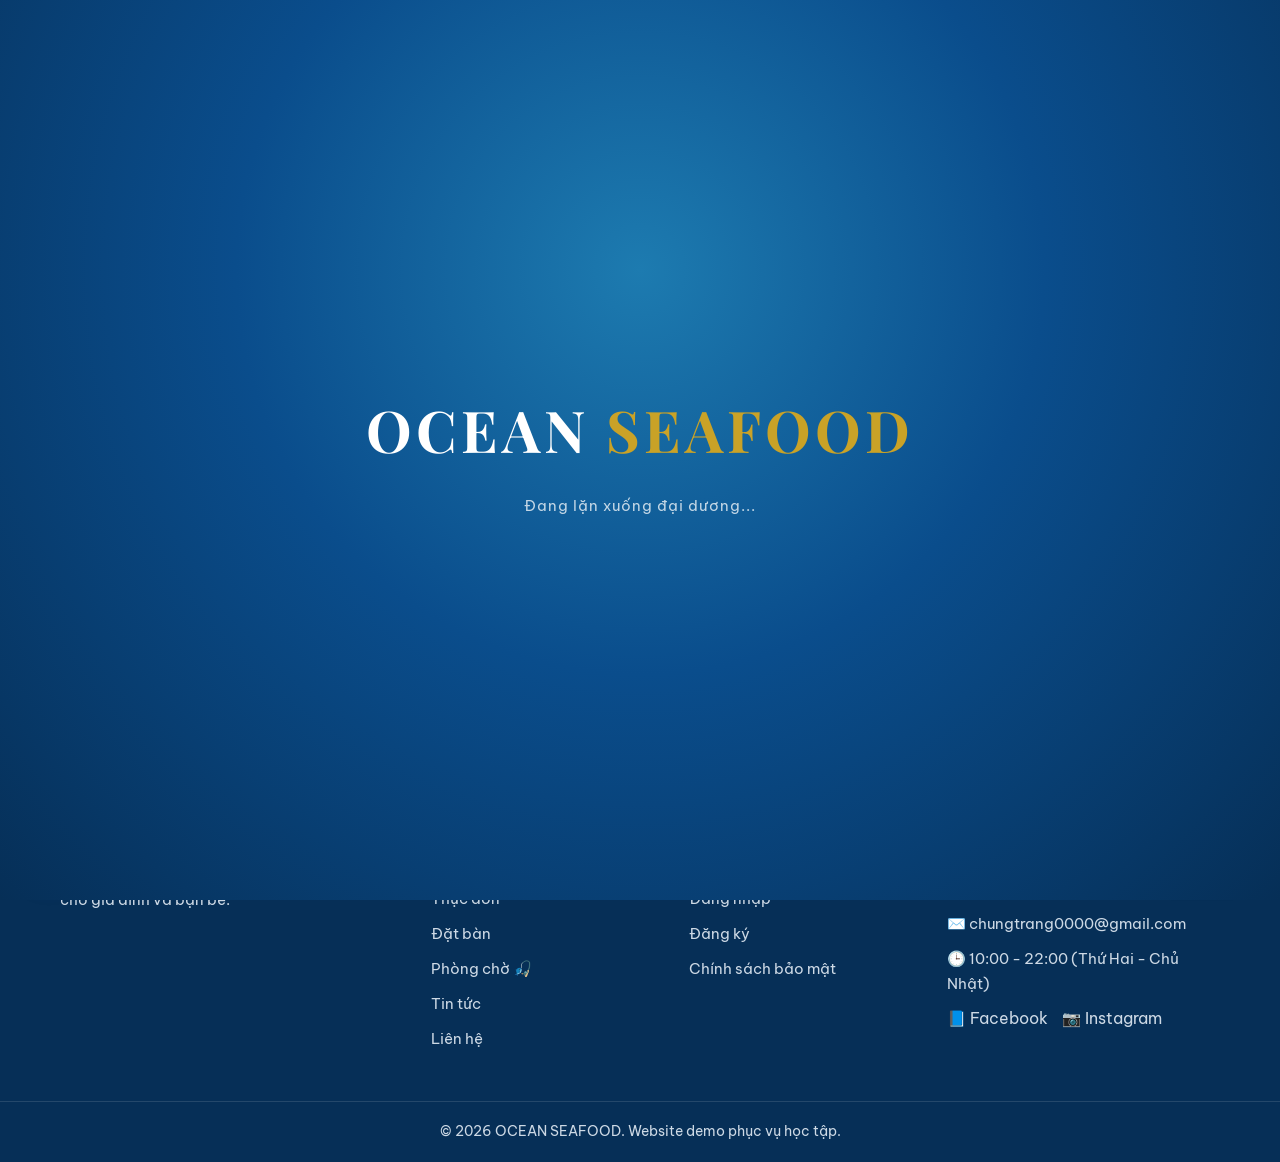
<file: product-detail.html>
<!DOCTYPE html>
<html lang="vi">
<head>
  <meta charset="UTF-8">
  <meta name="viewport" content="width=device-width, initial-scale=1.0">
  <title>Chi tiết món ăn - OCEAN SEAFOOD</title>

  <link rel="preconnect" href="https://fonts.googleapis.com">
  <link rel="preconnect" href="https://fonts.gstatic.com" crossorigin>
  <link href="https://fonts.googleapis.com/css2?family=Be+Vietnam+Pro:wght@400;500;600;700&family=Playfair+Display:wght@600;700&display=swap" rel="stylesheet">

  <link rel="stylesheet" href="css/style.css">
  <link rel="stylesheet" href="css/components.css">
  <link rel="stylesheet" href="css/responsive.css">

  <script src="js/products.js"></script>
</head>
<body>

  <div id="site-header"></div>

  <!-- Đường dẫn: Trang chủ > Thực đơn > Tên món -->
  <section class="page-banner">
    <div class="container">
      <h1>Chi tiết món ăn</h1>
      <p id="breadcrumb">
        <a href="index.html">Trang chủ</a> › <a href="menu.html">Thực đơn</a>
      </p>
    </div>
  </section>

  <!-- Nội dung chi tiết món: JavaScript đổ vào đây -->
  <section class="section">
    <div class="container" id="product-detail"></div>
  </section>

  <!-- Đánh giá khách hàng (mẫu) -->
  <section class="section section-light" id="review-section" style="display:none">
    <div class="container">
      <h2 class="section-title">Đánh giá của khách hàng</h2>
      <p class="section-subtitle">Nhận xét mẫu phục vụ mục đích trình diễn.</p>
      <div class="grid grid-3" id="review-list"></div>
    </div>
  </section>

  <!-- Các món liên quan -->
  <section class="section" id="related-section" style="display:none">
    <div class="container">
      <h2 class="section-title">Có thể bạn cũng thích</h2>
      <p class="section-subtitle">Những món cùng nhóm hoặc được nhiều khách chọn kèm.</p>
      <div class="grid grid-3" id="related-list"></div>
    </div>
  </section>

  <div id="site-footer"></div>

  <script src="js/cart.js"></script>
  <script src="js/main.js"></script>
  <script src="js/wishlist.js"></script>
  <script src="js/dark-mode.js"></script>
  <script src="js/sound-fx.js"></script>
  <script src="js/chatbot.js"></script>
  <script src="js/transition.js"></script>
  <script src="js/drag-cart.js"></script>
  <script src="js/intro.js"></script>

  <!-- ===== JavaScript RIÊNG CỦA TRANG CHI TIẾT ===== -->
  <script>
    let currentProduct = null;   // món đang xem
    let detailQuantity = 1;      // số lượng khách chọn

    // Hiển thị thông tin chi tiết món ăn
    function renderProductDetail() {
      const container = document.getElementById("product-detail");

      // Lấy id từ thanh địa chỉ: product-detail.html?id=5 -> "5"
      currentProduct = getProductById(getQueryParam("id"));

      // Không có món thì báo và dừng lại
      if (!currentProduct) {
        container.innerHTML = `
          <div class="empty-state">
            <div class="empty-icon">🍽️</div>
            <p>Không tìm thấy món ăn bạn yêu cầu.</p>
            <a href="menu.html" class="btn btn-primary" style="margin-top:16px">Quay lại thực đơn</a>
          </div>`;
        return;
      }

      const p = currentProduct;
      const soldOut = !p.inStock;

      // Đổi tiêu đề tab trình duyệt và đường dẫn phía trên
      document.title = p.name + " - OCEAN SEAFOOD";
      document.getElementById("breadcrumb").innerHTML =
        '<a href="index.html">Trang chủ</a> › <a href="menu.html">Thực đơn</a> › ' + p.name;

      container.innerHTML = `
        <div class="detail-layout">
          <div class="detail-image">
            <img src="${p.image}" alt="${p.name}" onerror="handleImageError(this)">
          </div>

          <div class="detail-info">
            <p style="color:var(--color-gold); font-weight:600">${getCategoryName(p.category)}</p>
            <h1>${p.name}</h1>
            <div class="rating">${getStars(p.rating)} <small>${p.rating} / 5 (${p.reviews} đánh giá)</small></div>
            <div class="product-price">${formatPrice(p.price)}</div>

            <p class="${soldOut ? "status-soldout" : "status-instock"}">
              ${soldOut ? "✖ Tạm hết hàng" : "✔ Còn hàng"}
            </p>

            <h3>Mô tả</h3>
            <p>${p.description}</p>

            <h3>Thành phần</h3>
            <p>${p.ingredients}</p>

            <h3>Cách chế biến</h3>
            <p>${p.cooking}</p>
            <h3>Đánh giá của bạn</h3>
<div class="star-rate" id="star-rate" data-product-id="${p.id}">
  <span class="star-btn" data-value="1">★</span>
  <span class="star-btn" data-value="2">★</span>
  <span class="star-btn" data-value="3">★</span>
  <span class="star-btn" data-value="4">★</span>
  <span class="star-btn" data-value="5">★</span>
  <span class="star-rate-text" id="star-rate-text">Chạm vào sao để đánh giá món này</span>
</div>

            <div class="detail-buy">
              <div class="qty-control">
                <button onclick="changeDetailQuantity(-1)" aria-label="Giảm">−</button>
                <span id="detail-qty">1</span>
                <button onclick="changeDetailQuantity(1)" aria-label="Tăng">+</button>
              </div>
              <button class="btn btn-primary" onclick="addDetailToCart()" ${soldOut ? "disabled" : ""}>
                ${soldOut ? "Hết hàng" : "Thêm vào giỏ hàng"}
              </button>
              <button class="btn btn-gold" onclick="buyNow()" ${soldOut ? "disabled" : ""}>Mua ngay</button>
            </div>
          </div>
        </div>`;
    
      setupStarRating(p.id);
      renderReviews(p);
      renderRelated(p);
    }

    // Tăng giảm số lượng (tối thiểu 1, tối đa 99)
    function changeDetailQuantity(delta) {
      detailQuantity = Math.min(99, Math.max(1, detailQuantity + delta));
      document.getElementById("detail-qty").textContent = detailQuantity;
    }

    // Thêm vào giỏ theo số lượng đã chọn (hàm addToCart nằm trong cart.js)
    function addDetailToCart() {
      if (currentProduct) addToCart(currentProduct.id, detailQuantity);
    }

    // Thêm vào giỏ rồi đi thẳng tới trang giỏ hàng
    function buyNow() {
      if (!currentProduct || !currentProduct.inStock) return;
      addToCart(currentProduct.id, detailQuantity);
      window.location.href = "cart.html";
    }

    // Đánh giá mẫu của khách hàng
    function renderReviews(product) {
      const reviews = [
        { name: "Phạm Thanh Hằng", stars: 5, text: "Món " + product.name + " rất tươi và vừa miệng. Phần ăn đầy đặn, trình bày đẹp mắt." },
        { name: "Đỗ Hoàng Nam",    stars: 5, text: "Đi cùng gia đình, ai cũng khen ngon. Nhân viên tư vấn nhiệt tình, lên món nhanh." },
        { name: "Vũ Ngọc Lan",     stars: 4, text: "Hương vị đậm đà, giá hợp lý so với chất lượng. Sẽ giới thiệu thêm cho bạn bè." }
      ];

      document.getElementById("review-list").innerHTML = reviews.map(function (review) {
        return `
          <div class="review-card">
            <div class="rating">${getStars(review.stars)}</div>
            <p>"${review.text}"</p>
            <div class="review-name">${review.name}</div>
          </div>`;
      }).join("");

      document.getElementById("review-section").style.display = "block";
    }

    // Các món liên quan (hàm getRelatedProducts nằm trong products.js)
    function renderRelated(product) {
      const related = getRelatedProducts(product, 3);
      document.getElementById("related-list").innerHTML = related.map(createProductCard).join("");
      document.getElementById("related-section").style.display = "block";
    }
    function setupStarRating(productId) {
  const RATE_KEY = "oceanSeafoodMyRatings";
  const box = document.getElementById("star-rate");
  const stars = box.querySelectorAll(".star-btn");
  const text = document.getElementById("star-rate-text");

  function getMyRatings() {
    try { return JSON.parse(localStorage.getItem(RATE_KEY)) || {}; }
    catch (e) { return {}; }
  }
  function paintStars(value) {
    stars.forEach(function (star) {
      star.classList.toggle("filled", Number(star.dataset.value) <= value);
    });
  }

  const saved = getMyRatings()[productId];
  if (saved) {
    paintStars(saved);
    text.textContent = "Bạn đã đánh giá " + saved + " sao. Cảm ơn bạn!";
  }

  stars.forEach(function (star) {
    star.addEventListener("mouseenter", function () { paintStars(Number(star.dataset.value)); });
    star.addEventListener("mouseleave", function () { paintStars(getMyRatings()[productId] || 0); });
    star.addEventListener("click", function () {
      const value = Number(star.dataset.value);
      const ratings = getMyRatings();
      ratings[productId] = value;
      localStorage.setItem(RATE_KEY, JSON.stringify(ratings));
      paintStars(value);
      text.textContent = "Cảm ơn bạn đã đánh giá " + value + " sao!";
      star.classList.add("star-pop");
      setTimeout(function () { star.classList.remove("star-pop"); }, 400);
      if (window.SoundFX) SoundFX.playCatch(10);
    });
  });
}

    document.addEventListener("DOMContentLoaded", renderProductDetail);
  </script>
</body>
</html>
</file>
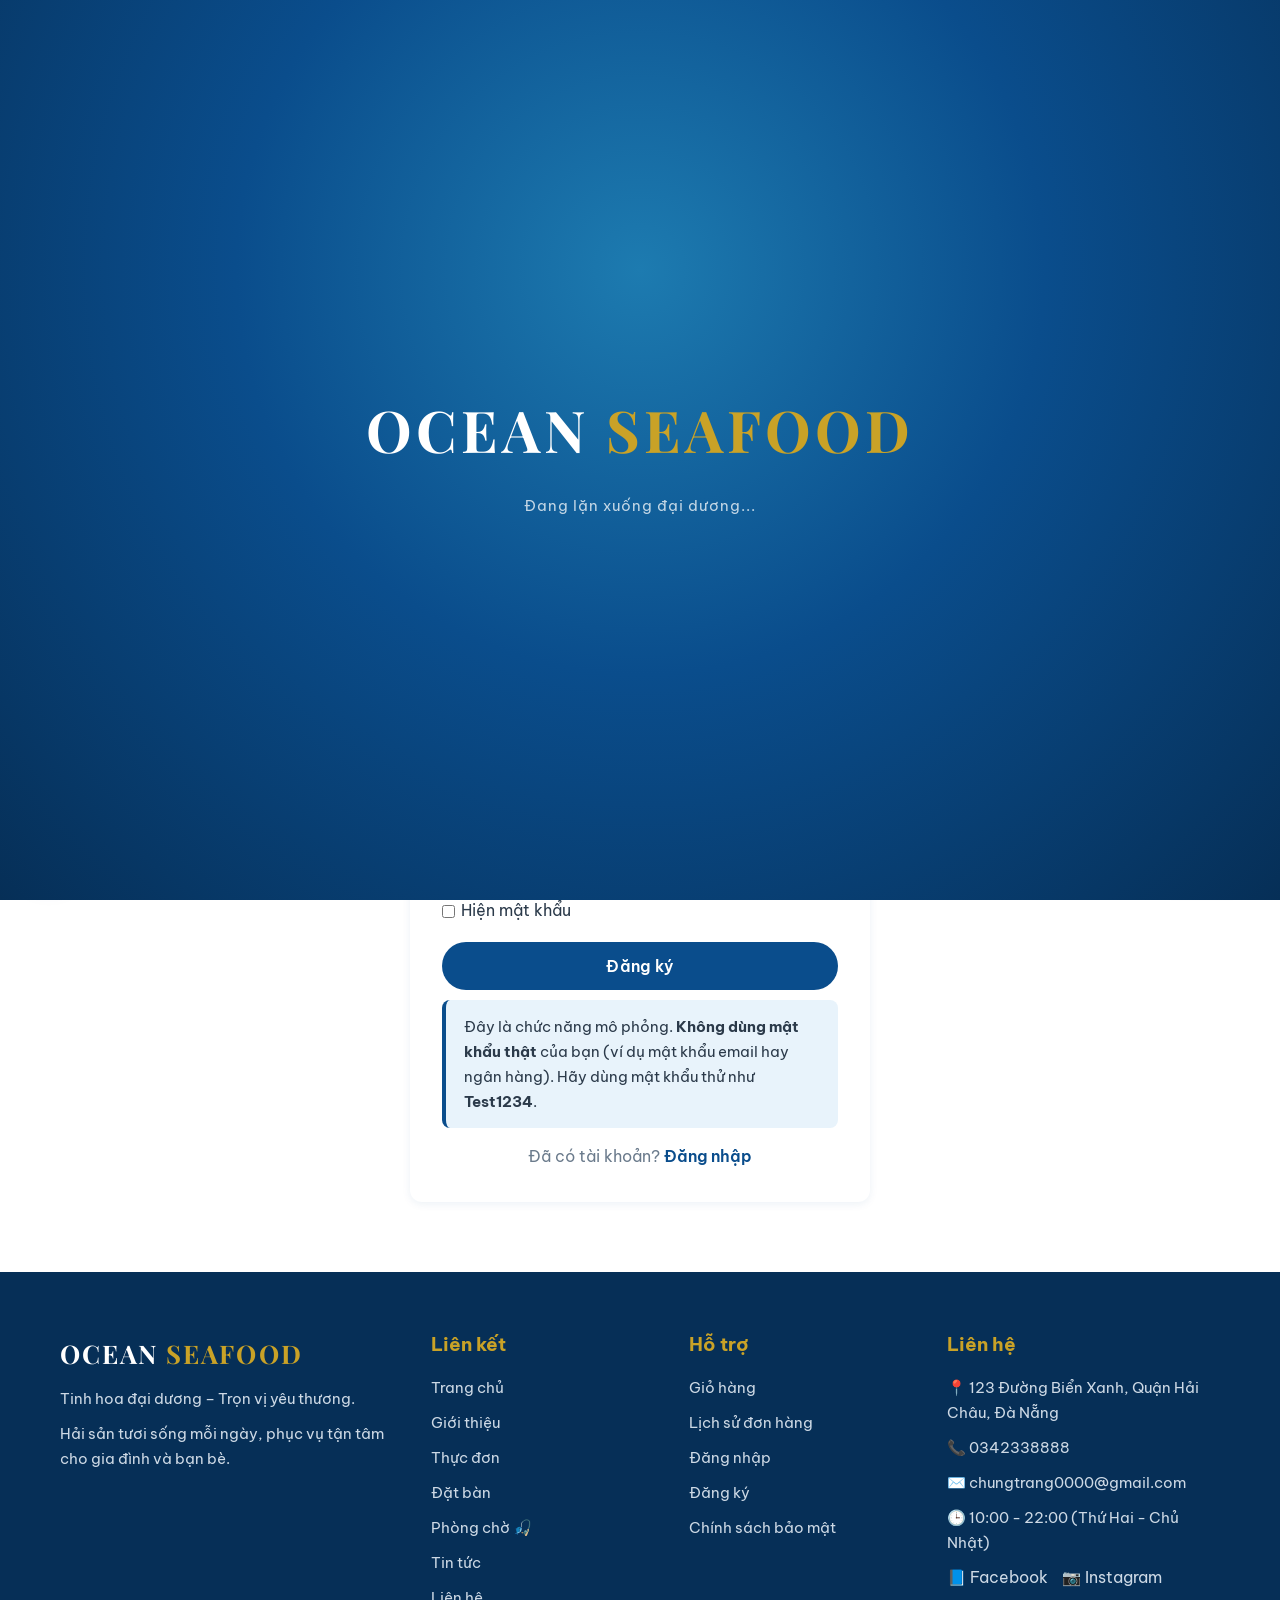
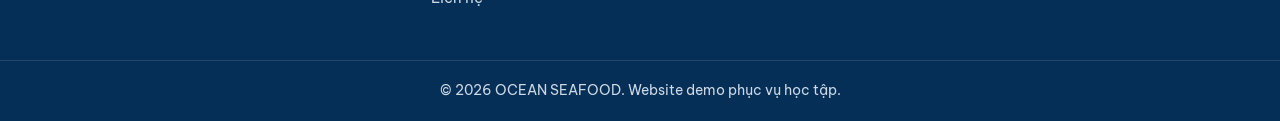
<file: register.html>
<!DOCTYPE html>
<html lang="vi">
<head>
  <meta charset="UTF-8">
  <meta name="viewport" content="width=device-width, initial-scale=1.0">
  <title>Đăng ký - OCEAN SEAFOOD</title>

  <link rel="preconnect" href="https://fonts.googleapis.com">
  <link rel="preconnect" href="https://fonts.gstatic.com" crossorigin>
  <link href="https://fonts.googleapis.com/css2?family=Be+Vietnam+Pro:wght@400;500;600;700&family=Playfair+Display:wght@600;700&display=swap" rel="stylesheet">

  <link rel="stylesheet" href="css/style.css">
  <link rel="stylesheet" href="css/components.css">
  <link rel="stylesheet" href="css/responsive.css">

  <script src="js/products.js"></script>
</head>
<body>

  <div id="site-header"></div>

  <section class="page-banner">
    <div class="container">
      <h1>Đăng ký tài khoản</h1>
      <p>Tạo tài khoản mẫu để điền thông tin nhanh hơn khi đặt hàng và đặt bàn</p>
    </div>
  </section>

  <section class="section">
    <div class="container">
      <div class="auth-box" id="auth-content">
        <div class="form-box">
          <h2>Tạo tài khoản mới</h2>

          <form id="register-form" novalidate>
            <div class="form-group" id="group-name">
              <label for="full-name">Họ và tên <span class="required">*</span></label>
              <input type="text" id="full-name" placeholder="Nguyễn Văn A" autocomplete="name">
              <div class="error-message"></div>
            </div>

            <div class="form-group" id="group-email">
              <label for="email">Email <span class="required">*</span></label>
              <input type="email" id="email" placeholder="ten@example.com" autocomplete="email">
              <div class="error-message"></div>
            </div>

            <div class="form-group" id="group-phone">
              <label for="phone">Số điện thoại <span class="required">*</span></label>
              <input type="tel" id="phone" placeholder="0901234567" autocomplete="tel">
              <div class="error-message"></div>
            </div>

            <div class="form-group" id="group-password">
              <label for="password">Mật khẩu <span class="required">*</span></label>
              <input type="password" id="password" placeholder="Ít nhất 6 ký tự, gồm chữ và số" autocomplete="new-password">
              <div class="error-message"></div>
            </div>

            <div class="form-group" id="group-confirm">
              <label for="confirm-password">Xác nhận mật khẩu <span class="required">*</span></label>
              <input type="password" id="confirm-password" placeholder="Nhập lại mật khẩu" autocomplete="new-password">
              <div class="error-message"></div>
            </div>

            <label class="filter-check" style="margin-bottom:18px">
              <input type="checkbox" id="show-password"> Hiện mật khẩu
            </label>

            <button type="submit" class="btn btn-primary btn-block">Đăng ký</button>

            <div class="info-box">
              Đây là chức năng mô phỏng. <strong>Không dùng mật khẩu thật</strong> của bạn
              (ví dụ mật khẩu email hay ngân hàng). Hãy dùng mật khẩu thử như <strong>Test1234</strong>.
            </div>
          </form>

          <p class="auth-switch">Đã có tài khoản? <a href="login.html">Đăng nhập</a></p>
        </div>
      </div>
    </div>
  </section>

  <div id="site-footer"></div>

  <script src="js/cart.js"></script>
  <script src="js/main.js"></script>
  <script src="js/dark-mode.js"></script>
  <script src="js/sound-fx.js"></script>
  <script src="js/chatbot.js"></script>
  <script src="js/transition.js"></script>
  <script src="js/intro.js"></script>
  <script src="js/auth.js"></script>
</body>
</html>
</file>
<file: css/style.css>
/* =====================================================
   OCEAN SEAFOOD - FILE: css/style.css
   Nội dung: biến màu, reset, bố cục chung, header,
             banner, footer, nút nổi
   ===================================================== */

/* ---------- 1. BIẾN MÀU VÀ CÀI ĐẶT CHUNG ---------- */
/* Biến (variable) giúp đổi màu cả website chỉ bằng cách sửa 1 chỗ */
:root {
  --color-primary: #0a4d8c;        /* xanh đại dương đậm */
  --color-primary-dark: #062f57;   /* xanh navy (dùng cho footer) */
  --color-primary-light: #e8f3fb;  /* xanh nhạt (nền phụ) */
  --color-gold: #c9a227;           /* vàng ánh kim */
  --color-gold-light: #e6c65c;     /* vàng sáng khi hover */
  --color-white: #ffffff;
  --color-text: #2b3a4a;           /* màu chữ chính */
  --color-text-light: #6b7b8c;     /* màu chữ phụ */
  --color-border: #dce6ef;         /* màu viền */
  --color-danger: #d64545;         /* màu đỏ cho lỗi */
  --color-success: #2e9e6b;        /* màu xanh lá cho thành công */

  --shadow-sm: 0 2px 8px rgba(10, 77, 140, 0.08);
  --shadow-md: 0 6px 20px rgba(10, 77, 140, 0.15);
  --radius: 12px;                  /* độ bo góc */
  --header-height: 72px;
  --transition: all 0.3s ease;
}

/* ---------- 2. RESET: xóa khoảng cách mặc định của trình duyệt ---------- */
* {
  margin: 0;
  padding: 0;
  box-sizing: border-box; /* width gồm cả padding và border, dễ tính toán hơn */
}

html {
  scroll-behavior: smooth; /* cuộn trang mượt */
}

body {
  font-family: "Be Vietnam Pro", "Segoe UI", Tahoma, Arial, sans-serif;
  color: var(--color-text);
  background-color: var(--color-white);
  line-height: 1.6;
  /* chừa chỗ cho header cố định ở trên cùng */
  padding-top: var(--header-height);
}

img {
  max-width: 100%;
  display: block;
}

a {
  text-decoration: none;
  color: inherit;
}

ul {
  list-style: none;
}

button,
input,
select,
textarea {
  font-family: inherit;
  font-size: 1rem;
}

h1, h2, h3, h4 {
  font-family: "Playfair Display", Georgia, "Times New Roman", serif;
  color: var(--color-primary-dark);
  line-height: 1.3;
}

/* ---------- 3. BỐ CỤC CHUNG ---------- */
/* Khung giữ nội dung ở giữa, không tràn hết màn hình */
.container {
  width: 100%;
  max-width: 1200px;
  margin: 0 auto;
  padding: 0 20px;
}

/* Mỗi khối nội dung lớn của trang */
.section {
  padding: 70px 0;
}

.section-light {
  background-color: var(--color-primary-light);
}

/* Tiêu đề của từng khối */
.section-title {
  text-align: center;
  font-size: 2.2rem;
  margin-bottom: 10px;
}

.section-subtitle {
  text-align: center;
  color: var(--color-text-light);
  max-width: 600px;
  margin: 0 auto 40px;
}

/* Gạch vàng nhỏ bên dưới tiêu đề */
.section-title::after {
  content: "";
  display: block;
  width: 70px;
  height: 3px;
  background-color: var(--color-gold);
  margin: 12px auto 0;
}

/* Lưới chia cột: tự động xuống dòng khi màn hình hẹp */
.grid {
  display: grid;
  gap: 24px;
}
.grid-2 { grid-template-columns: repeat(2, 1fr); }
.grid-3 { grid-template-columns: repeat(3, 1fr); }
.grid-4 { grid-template-columns: repeat(4, 1fr); }

/* ---------- 4. HEADER (thanh menu trên cùng) ---------- */
.header {
  position: fixed;          /* cố định khi cuộn trang */
  top: 0;
  left: 0;
  width: 100%;
  height: var(--header-height);
  background-color: var(--color-white);
  box-shadow: var(--shadow-sm);
  z-index: 1000;            /* luôn nằm trên các thành phần khác */
}

.header-inner {
  height: 100%;
  display: flex;
  align-items: center;
  justify-content: space-between;
}

/* Logo */
.logo {
  font-family: "Playfair Display", Georgia, serif;
  font-size: 1.6rem;
  font-weight: 700;
  color: var(--color-primary);
  letter-spacing: 1px;
}
.logo span {
  color: var(--color-gold);
}

/* Menu điều hướng */
.nav {
  display: flex;
  gap: 28px;
}

.nav a {
  font-weight: 500;
  padding: 6px 0;
  position: relative;
  transition: var(--transition);
}

/* Đường gạch vàng chạy ra khi rê chuột */
.nav a::after {
  content: "";
  position: absolute;
  left: 0;
  bottom: 0;
  width: 0;
  height: 2px;
  background-color: var(--color-gold);
  transition: var(--transition);
}

.nav a:hover,
.nav a.active {
  color: var(--color-primary);
}

.nav a:hover::after,
.nav a.active::after {
  width: 100%;
}

/* Cụm bên phải: giỏ hàng + đăng nhập */
.header-actions {
  display: flex;
  align-items: center;
  gap: 16px;
}

/* Biểu tượng giỏ hàng */
.cart-icon {
  position: relative;
  font-size: 1.5rem;
  cursor: pointer;
  transition: var(--transition);
}
.cart-icon:hover {
  transform: scale(1.1);
}

/* Chấm đỏ hiện số món trong giỏ */
.cart-count {
  position: absolute;
  top: -8px;
  right: -10px;
  min-width: 20px;
  height: 20px;
  padding: 0 5px;
  border-radius: 10px;
  background-color: var(--color-gold);
  color: var(--color-white);
  font-size: 0.75rem;
  font-weight: 700;
  display: flex;
  align-items: center;
  justify-content: center;
}

/* Nút ba gạch cho điện thoại (mặc định ẩn, responsive.css sẽ bật lên) */
.menu-toggle {
  display: none;
  background: none;
  border: none;
  font-size: 1.8rem;
  color: var(--color-primary);
  cursor: pointer;
}

/* ---------- 5. BANNER CHÍNH TRANG CHỦ ---------- */
.hero {
  position: relative;
  min-height: 85vh;
  display: flex;
  align-items: center;
  color: var(--color-white);
  /* Lớp phủ xanh + ảnh nền. Nếu chưa có ảnh, vẫn hiện nền xanh gradient */
  background:
    linear-gradient(rgba(6, 47, 87, 0.65), rgba(6, 47, 87, 0.65)),
    url("../images/banner/banner.jpg") center / cover no-repeat,
    linear-gradient(135deg, #0a4d8c, #062f57);
}

.hero-content {
  max-width: 650px;
}

.hero h1 {
  color: var(--color-white);
  font-size: 3rem;
  margin-bottom: 18px;
}

.hero p {
  font-size: 1.15rem;
  margin-bottom: 30px;
  opacity: 0.95;
}

.hero-buttons {
  display: flex;
  gap: 16px;
  flex-wrap: wrap;
}

/* Banner nhỏ ở đầu các trang con (Thực đơn, Giỏ hàng, ...) */
.page-banner {
  padding: 60px 0;
  text-align: center;
  color: var(--color-white);
  background: linear-gradient(135deg, var(--color-primary), var(--color-primary-dark));
}
.page-banner h1 {
  color: var(--color-white);
  font-size: 2.4rem;
  margin-bottom: 8px;
}
.page-banner p {
  opacity: 0.9;
}

/* ---------- 6. FOOTER (chân trang) ---------- */
.footer {
  background-color: var(--color-primary-dark);
  color: #cdd9e5;
  padding-top: 60px;
}

.footer-grid {
  display: grid;
  grid-template-columns: 1.5fr 1fr 1fr 1.2fr;
  gap: 30px;
  padding-bottom: 40px;
}

.footer h3 {
  color: var(--color-gold);
  font-size: 1.2rem;
  margin-bottom: 18px;
}

.footer p,
.footer li {
  margin-bottom: 10px;
  font-size: 0.95rem;
}

.footer a:hover {
  color: var(--color-gold-light);
}

.footer-bottom {
  text-align: center;
  padding: 18px 0;
  border-top: 1px solid rgba(255, 255, 255, 0.12);
  font-size: 0.9rem;
}

/* ---------- 7. NÚT NỔI: LÊN ĐẦU TRANG + LIÊN HỆ NHANH ---------- */
.back-to-top {
  position: fixed;
  right: 20px;
  bottom: 90px;
  width: 46px;
  height: 46px;
  border: none;
  border-radius: 50%;
  background-color: var(--color-primary);
  color: var(--color-white);
  font-size: 1.3rem;
  cursor: pointer;
  box-shadow: var(--shadow-md);
  z-index: 900;
  /* Mặc định ẩn, main.js sẽ thêm class "show" khi cuộn xuống */
  opacity: 0;
  visibility: hidden;
  transition: var(--transition);
}
.back-to-top.show {
  opacity: 1;
  visibility: visible;
}
.back-to-top:hover {
  background-color: var(--color-gold);
}

.quick-contact {
  position: fixed;
  right: 20px;
  bottom: 24px;
  height: 46px;
  padding: 0 18px;
  border-radius: 23px;
  background-color: var(--color-gold);
  color: var(--color-white);
  font-weight: 600;
  display: flex;
  align-items: center;
  gap: 8px;
  box-shadow: var(--shadow-md);
  z-index: 900;
  transition: var(--transition);
}
.quick-contact:hover {
  background-color: var(--color-primary);
  transform: translateY(-3px);
}

/* ---------- 8. HIỆU ỨNG XUẤT HIỆN NHẸ KHI CUỘN TRANG ---------- */
/* Phần tử có class "reveal" sẽ trượt nhẹ lên khi xuất hiện */
.reveal {
  opacity: 0;
  transform: translateY(24px);
  transition: opacity 0.7s ease, transform 0.7s ease;
}
.reveal.visible {
  opacity: 1;
  transform: translateY(0);
}
/* =====================================================
   NÂNG CẤP TYPOGRAPHY CHUYÊN NGHIỆP (TOÀN WEBSITE)
   ===================================================== */

body {
  font-family: "Be Vietnam Pro", "Segoe UI", Tahoma, Arial, sans-serif;
  font-size: 15.5px;
  line-height: 1.65;
  -webkit-font-smoothing: antialiased;
  -moz-osx-font-smoothing: grayscale;
  text-rendering: optimizeLegibility;
}

/* Tiêu đề lớn & Thương hiệu: dùng serif sang trọng */
h1, h2, .logo, .dive-text {
  font-family: "Playfair Display", Georgia, "Times New Roman", serif;
}

/* Tiêu đề nhỏ, tên món, thẻ, menu, chatbot: dùng sans-serif Việt sắc nét */
h3, h4,
.product-info h3,
.category-card h3,
.cart-item h3,
.order-summary h3,
.news-body h3,
.footer h3,
.reef-popup strong,
.chatbot-panel {
  font-family: "Be Vietnam Pro", "Segoe UI", Tahoma, Arial, sans-serif;
}

/* Tỷ lệ kích thước & khoảng cách chữ chuẩn Fine-Dining */
.logo {
  font-size: clamp(1.3rem, 2vw, 1.6rem);
  font-weight: 700;
  letter-spacing: 0.08em;
}

.hero h1 {
  font-size: clamp(2.15rem, 4.2vw, 3.2rem);
  font-weight: 700;
  line-height: 1.18;
  letter-spacing: -0.015em;
}

.hero p {
  font-size: clamp(1rem, 1.4vw, 1.14rem);
  line-height: 1.7;
  letter-spacing: 0.005em;
}

.page-banner h1 {
  font-size: clamp(1.85rem, 3.4vw, 2.55rem);
  font-weight: 700;
  line-height: 1.22;
  letter-spacing: -0.01em;
}

.section-title {
  font-size: clamp(1.65rem, 2.9vw, 2.3rem);
  font-weight: 700;
  line-height: 1.25;
  letter-spacing: -0.01em;
}

.section-subtitle {
  font-size: 1.02rem;
  line-height: 1.65;
  max-width: 620px;
}

/* Card món ăn & Tin tức */
.product-info h3,
.category-card h3,
.news-body h3,
.cart-item h3 {
  font-weight: 700;
  line-height: 1.38;
  letter-spacing: -0.01em;
}

.product-desc,
.news-body p {
  font-size: 0.92rem;
  line-height: 1.6;
}

/* Menu & Nút bấm */
.nav a {
  font-size: 0.92rem;
  font-weight: 600;
  letter-spacing: 0.01em;
}

.btn {
  font-weight: 600;
  letter-spacing: 0.02em;
}

/* Giá tiền, tổng đơn, mã đơn: căn số thẳng hàng đều đẹp */
.product-price,
.item-price,
.item-total,
.summary-row,
.order-code,
.dive-gauge-readout {
  font-variant-numeric: tabular-nums;
}

.product-price {
  font-weight: 700;
  letter-spacing: -0.01em;
}

/* Chatbot: font chữ rõ ràng, dễ đọc dấu tiếng Việt */
.chatbot-bubble {
  font-family: "Be Vietnam Pro", "Segoe UI", Tahoma, Arial, sans-serif;
  letter-spacing: 0.005em;
}
</file>
<file: css/components.css>
/* =====================================================
   OCEAN SEAFOOD - FILE: css/components.css
   Nội dung: nút bấm, card, form, thông báo, giỏ hàng,
             chi tiết món, tin tức, đánh giá...
   ===================================================== */

/* ---------- 1. NÚT BẤM ---------- */
.btn {
  display: inline-block;
  padding: 12px 26px;
  border: 2px solid transparent;
  border-radius: 30px;
  font-weight: 600;
  cursor: pointer;
  text-align: center;
  transition: var(--transition);
}
.btn:hover {
  transform: translateY(-2px);
  box-shadow: var(--shadow-md);
}

/* Nút xanh */
.btn-primary {
  background-color: var(--color-primary);
  color: var(--color-white);
}
.btn-primary:hover {
  background-color: var(--color-primary-dark);
}

/* Nút vàng */
.btn-gold {
  background-color: var(--color-gold);
  color: var(--color-white);
}
.btn-gold:hover {
  background-color: var(--color-gold-light);
}

/* Nút viền (nền trong suốt) */
.btn-outline {
  background-color: transparent;
  border-color: var(--color-white);
  color: var(--color-white);
}
.btn-outline:hover {
  background-color: var(--color-white);
  color: var(--color-primary);
}

/* Nút viền xanh (dùng trên nền trắng) */
.btn-outline-blue {
  background-color: transparent;
  border-color: var(--color-primary);
  color: var(--color-primary);
}
.btn-outline-blue:hover {
  background-color: var(--color-primary);
  color: var(--color-white);
}

.btn-sm {
  padding: 8px 16px;
  font-size: 0.9rem;
}

.btn-block {
  display: block;
  width: 100%;
}

/* Nút bị vô hiệu hóa (ví dụ món hết hàng) */
.btn:disabled {
  background-color: #b9c4cf;
  border-color: #b9c4cf;
  color: var(--color-white);
  cursor: not-allowed;
  transform: none;
  box-shadow: none;
}

/* ---------- 2. THẺ DANH MỤC (trang chủ) ---------- */
.category-card {
  display: block;
  background-color: var(--color-white);
  border-radius: var(--radius);
  overflow: hidden;            /* ảnh bo góc theo thẻ */
  text-align: center;
  box-shadow: var(--shadow-sm);
  cursor: pointer;
  transition: var(--transition);
}
.category-card:hover {
  transform: translateY(-6px);
  box-shadow: var(--shadow-md);
}

/* Khung ảnh của thẻ danh mục */
.category-image {
  height: 180px;
  overflow: hidden;
  background-color: var(--color-primary-light);
}
.category-image img {
  width: 100%;
  height: 100%;
  object-fit: cover;           /* ảnh lấp đầy khung, không bị méo */
  transition: transform 0.5s ease;
}
.category-card:hover .category-image img {
  transform: scale(1.08);
}

.category-card h3 {
  padding: 16px 12px 18px;
  font-size: 1.1rem;
}

/* ---------- 3. CARD MÓN ĂN ---------- */
.product-card {
  background-color: var(--color-white);
  border-radius: var(--radius);
  overflow: hidden;
  box-shadow: var(--shadow-sm);
  display: flex;
  flex-direction: column;
  transition: var(--transition);
}
.product-card:hover {
  transform: translateY(-6px);
  box-shadow: var(--shadow-md);
}

.product-image {
  position: relative;
  height: 210px;
  overflow: hidden;
  background-color: var(--color-primary-light);
}
.product-image img {
  width: 100%;
  height: 100%;
  object-fit: cover;        /* ảnh luôn lấp đầy khung, không bị méo */
  transition: transform 0.5s ease;
}
.product-card:hover .product-image img {
  transform: scale(1.08);
}

/* Nhãn góc ảnh: "Bán chạy", "Hết hàng" */
.badge {
  position: absolute;
  top: 12px;
  left: 12px;
  padding: 4px 12px;
  border-radius: 14px;
  font-size: 0.8rem;
  font-weight: 600;
  color: var(--color-white);
  background-color: var(--color-gold);
}
.badge-soldout {
  background-color: var(--color-danger);
}

.product-info {
  padding: 18px;
  display: flex;
  flex-direction: column;
  flex: 1;                  /* đẩy phần nút xuống đáy, các card luôn đều nhau */
}
.product-info h3 {
  font-size: 1.15rem;
  margin-bottom: 6px;
}
.product-desc {
  color: var(--color-text-light);
  font-size: 0.92rem;
  margin-bottom: 10px;
  /* Giới hạn mô tả tối đa 2 dòng */
  display: -webkit-box;
  -webkit-line-clamp: 2;
  -webkit-box-orient: vertical;
  overflow: hidden;
}
.product-price {
  color: var(--color-primary);
  font-size: 1.25rem;
  font-weight: 700;
  margin-bottom: 8px;
}
.product-actions {
  margin-top: auto;
  display: flex;
  gap: 8px;
}
.product-actions .btn {
  flex: 1;
  padding: 9px 10px;
  font-size: 0.9rem;
}

/* Ngôi sao đánh giá */
.rating {
  color: var(--color-gold);
  font-size: 0.95rem;
  margin-bottom: 8px;
}
.rating small {
  color: var(--color-text-light);
}

/* ---------- 4. THANH TÌM KIẾM VÀ LỌC (trang thực đơn) ---------- */
.filter-bar {
  display: flex;
  flex-wrap: wrap;
  gap: 14px;
  align-items: center;
  margin-bottom: 20px;
}
.filter-bar input[type="text"],
.filter-bar select {
  padding: 11px 16px;
  border: 1px solid var(--color-border);
  border-radius: 30px;
  outline: none;
  background-color: var(--color-white);
}
.filter-bar input[type="text"] {
  flex: 1;
  min-width: 220px;
}
.filter-bar input:focus,
.filter-bar select:focus {
  border-color: var(--color-primary);
}
.filter-check {
  display: flex;
  align-items: center;
  gap: 6px;
  cursor: pointer;
}

/* Hàng nút danh mục */
.category-tabs {
  display: flex;
  flex-wrap: wrap;
  gap: 10px;
  margin-bottom: 30px;
}
.tab-btn {
  padding: 9px 20px;
  border: 1px solid var(--color-border);
  border-radius: 30px;
  background-color: var(--color-white);
  cursor: pointer;
  transition: var(--transition);
}
.tab-btn:hover {
  border-color: var(--color-primary);
  color: var(--color-primary);
}
.tab-btn.active {
  background-color: var(--color-primary);
  border-color: var(--color-primary);
  color: var(--color-white);
}

/* Hiển thị khi không có kết quả */
.empty-state {
  text-align: center;
  padding: 50px 20px;
  color: var(--color-text-light);
  grid-column: 1 / -1;      /* chiếm hết chiều ngang của lưới */
}
.empty-state .empty-icon {
  font-size: 3.5rem;
  margin-bottom: 10px;
}

/* ---------- 5. FORM ---------- */
.form-box {
  background-color: var(--color-white);
  border-radius: var(--radius);
  padding: 32px;
  box-shadow: var(--shadow-sm);
}
.form-box h2 {
  margin-bottom: 20px;
  font-size: 1.6rem;
}

.form-group {
  margin-bottom: 18px;
}
.form-group label {
  display: block;
  margin-bottom: 6px;
  font-weight: 500;
}
.form-group .required {
  color: var(--color-danger);
}
.form-group input,
.form-group select,
.form-group textarea {
  width: 100%;
  padding: 11px 14px;
  border: 1px solid var(--color-border);
  border-radius: 8px;
  outline: none;
  background-color: var(--color-white);
  transition: var(--transition);
}
.form-group textarea {
  min-height: 110px;
  resize: vertical;
}
.form-group input:focus,
.form-group select:focus,
.form-group textarea:focus {
  border-color: var(--color-primary);
  box-shadow: 0 0 0 3px rgba(10, 77, 140, 0.12);
}

/* Ô nhập bị lỗi: JavaScript sẽ thêm class "error" */
.form-group.error input,
.form-group.error select,
.form-group.error textarea {
  border-color: var(--color-danger);
}
.error-message {
  display: none;
  color: var(--color-danger);
  font-size: 0.85rem;
  margin-top: 4px;
}
.form-group.error .error-message {
  display: block;
}

/* Hai ô nằm cạnh nhau trên 1 hàng */
.form-row {
  display: grid;
  grid-template-columns: 1fr 1fr;
  gap: 16px;
}

/* Nhóm lựa chọn radio (phương thức nhận hàng, thanh toán) */
.radio-group {
  display: flex;
  flex-wrap: wrap;
  gap: 12px;
}
.radio-option {
  display: flex;
  align-items: center;
  gap: 8px;
  padding: 10px 16px;
  border: 1px solid var(--color-border);
  border-radius: 8px;
  cursor: pointer;
}
.radio-option input {
  width: auto;
}

/* Khung thông tin chuyển khoản mẫu */
.info-box {
  background-color: var(--color-primary-light);
  border-left: 4px solid var(--color-primary);
  border-radius: 8px;
  padding: 14px 18px;
  margin-top: 10px;
  font-size: 0.95rem;
}

/* Khung thông báo kết quả (đặt hàng / đặt bàn thành công) */
.success-box {
  text-align: center;
  background-color: #eaf8f1;
  border: 1px solid var(--color-success);
  border-radius: var(--radius);
  padding: 30px 20px;
  margin-bottom: 20px;
}
.success-box .success-icon {
  font-size: 3rem;
}
.success-box h3 {
  color: var(--color-success);
  margin: 8px 0;
}
.order-code {
  display: inline-block;
  margin-top: 8px;
  padding: 6px 18px;
  background-color: var(--color-white);
  border: 2px dashed var(--color-gold);
  border-radius: 8px;
  font-weight: 700;
  font-size: 1.2rem;
  color: var(--color-primary);
}

/* Trang đăng nhập / đăng ký */
.auth-box {
  max-width: 460px;
  margin: 0 auto;
}
.auth-switch {
  text-align: center;
  margin-top: 16px;
  color: var(--color-text-light);
}
.auth-switch a {
  color: var(--color-primary);
  font-weight: 600;
}

/* ---------- 6. THÔNG BÁO NỔI (TOAST) ---------- */
/* main.js sẽ tự tạo khung này và thêm các thông báo vào */
.toast-container {
  position: fixed;
  top: calc(var(--header-height) + 14px);
  right: 20px;
  z-index: 2000;
  display: flex;
  flex-direction: column;
  gap: 10px;
}
.toast {
  min-width: 260px;
  max-width: 340px;
  padding: 14px 20px;
  border-radius: 10px;
  color: var(--color-white);
  background-color: var(--color-success);
  box-shadow: var(--shadow-md);
  animation: toastIn 0.35s ease;
}
.toast-error {
  background-color: var(--color-danger);
}
.toast-info {
  background-color: var(--color-primary);
}
.toast.hide {
  opacity: 0;
  transform: translateX(40px);
  transition: all 0.35s ease;
}
@keyframes toastIn {
  from { opacity: 0; transform: translateX(40px); }
  to   { opacity: 1; transform: translateX(0); }
}

/* ---------- 7. GIỎ HÀNG ---------- */
.cart-layout {
  display: grid;
  grid-template-columns: 2fr 1fr;
  gap: 30px;
  align-items: start;
}

/* Mỗi món trong giỏ */
.cart-item {
  display: grid;
  grid-template-columns: 90px 1fr auto auto auto;
  gap: 16px;
  align-items: center;
  background-color: var(--color-white);
  padding: 14px;
  border-radius: var(--radius);
  box-shadow: var(--shadow-sm);
  margin-bottom: 14px;
}
.cart-item img {
  width: 90px;
  height: 80px;
  object-fit: cover;
  border-radius: 8px;
  background-color: var(--color-primary-light);
}
.cart-item h3 {
  font-size: 1.05rem;
}
.cart-item .item-price {
  color: var(--color-text-light);
  font-size: 0.9rem;
}
.cart-item .item-total {
  font-weight: 700;
  color: var(--color-primary);
  min-width: 110px;
  text-align: right;
}

/* Bộ tăng giảm số lượng  [ - ] 2 [ + ] */
.qty-control {
  display: inline-flex;
  align-items: center;
  border: 1px solid var(--color-border);
  border-radius: 30px;
  overflow: hidden;
}
.qty-control button {
  width: 34px;
  height: 34px;
  border: none;
  background-color: var(--color-primary-light);
  color: var(--color-primary);
  font-size: 1.1rem;
  font-weight: 700;
  cursor: pointer;
  transition: var(--transition);
}
.qty-control button:hover {
  background-color: var(--color-primary);
  color: var(--color-white);
}
.qty-control span {
  min-width: 40px;
  text-align: center;
  font-weight: 600;
}

/* Nút xóa món */
.remove-btn {
  border: none;
  background: none;
  color: var(--color-danger);
  font-size: 1.3rem;
  cursor: pointer;
}
.remove-btn:hover {
  transform: scale(1.2);
}

/* Khung tổng tiền */
.order-summary {
  background-color: var(--color-white);
  border-radius: var(--radius);
  padding: 24px;
  box-shadow: var(--shadow-sm);
  position: sticky;
  top: calc(var(--header-height) + 20px);
}
.order-summary h3 {
  margin-bottom: 16px;
}
.summary-row {
  display: flex;
  justify-content: space-between;
  padding: 8px 0;
  border-bottom: 1px dashed var(--color-border);
}
.summary-row.total {
  border-bottom: none;
  font-size: 1.2rem;
  font-weight: 700;
  color: var(--color-primary);
  margin-bottom: 16px;
}
.coupon-box {
  display: flex;
  gap: 8px;
  margin: 14px 0;
}
.coupon-box input {
  flex: 1;
  padding: 10px 12px;
  border: 1px solid var(--color-border);
  border-radius: 8px;
  outline: none;
}

/* ---------- 8. CHI TIẾT MÓN ĂN ---------- */
.detail-layout {
  display: grid;
  grid-template-columns: 1fr 1fr;
  gap: 40px;
  align-items: start;
}
.detail-image {
  border-radius: var(--radius);
  overflow: hidden;
  box-shadow: var(--shadow-md);
  background-color: var(--color-primary-light);
}
.detail-image img {
  width: 100%;
  height: 420px;
  object-fit: cover;
}
.detail-info h1 {
  font-size: 2rem;
  margin-bottom: 10px;
}
.detail-info .product-price {
  font-size: 1.8rem;
  margin: 10px 0;
}
.detail-info h3 {
  margin: 18px 0 6px;
  font-size: 1.1rem;
}
.detail-buy {
  display: flex;
  align-items: center;
  gap: 16px;
  margin-top: 24px;
}
.status-instock {
  color: var(--color-success);
  font-weight: 600;
}
.status-soldout {
  color: var(--color-danger);
  font-weight: 600;
}

/* ---------- 9. ƯU ĐÃI, ĐÁNH GIÁ, TIN TỨC ---------- */
.promo-card {
  background: linear-gradient(135deg, var(--color-primary), var(--color-primary-dark));
  color: var(--color-white);
  border-radius: var(--radius);
  padding: 30px 24px;
  border-top: 4px solid var(--color-gold);
  transition: var(--transition);
}
.promo-card:hover {
  transform: translateY(-5px);
  box-shadow: var(--shadow-md);
}
.promo-card h3 {
  color: var(--color-gold-light);
  margin-bottom: 8px;
}
.promo-card .promo-code {
  display: inline-block;
  margin-top: 12px;
  padding: 4px 14px;
  border: 1px dashed var(--color-gold-light);
  border-radius: 6px;
  font-weight: 700;
  letter-spacing: 1px;
}

.review-card {
  background-color: var(--color-white);
  border-radius: var(--radius);
  padding: 24px;
  box-shadow: var(--shadow-sm);
}
.review-card .review-name {
  font-weight: 700;
  color: var(--color-primary);
  margin-top: 10px;
}
.review-card p {
  font-style: italic;
  color: var(--color-text-light);
}

.news-card {
  background-color: var(--color-white);
  border-radius: var(--radius);
  overflow: hidden;
  box-shadow: var(--shadow-sm);
  transition: var(--transition);
}
.news-card:hover {
  transform: translateY(-6px);
  box-shadow: var(--shadow-md);
}
.news-card img {
  width: 100%;
  height: 190px;
  object-fit: cover;
  background-color: var(--color-primary-light);
}
.news-body {
  padding: 18px;
}
.news-date {
  color: var(--color-gold);
  font-size: 0.85rem;
  font-weight: 600;
}
.news-body h3 {
  margin: 6px 0 8px;
  font-size: 1.1rem;
}
.news-body p {
  color: var(--color-text-light);
  font-size: 0.93rem;
}

/* ---------- 10. GIỚI THIỆU, LIÊN HỆ, ĐẶT BÀN ---------- */
.about-block {
  display: grid;
  grid-template-columns: 1fr 1fr;
  gap: 40px;
  align-items: center;
}
.about-block img {
  width: 100%;
  height: 340px;
  object-fit: cover;
  border-radius: var(--radius);
  box-shadow: var(--shadow-md);
  background-color: var(--color-primary-light);
}
.about-block h2 {
  margin-bottom: 12px;
}
.about-block p {
  margin-bottom: 12px;
}

.value-card {
  text-align: center;
  background-color: var(--color-white);
  border-radius: var(--radius);
  padding: 28px 18px;
  box-shadow: var(--shadow-sm);
}
.value-card .value-icon {
  font-size: 2.6rem;
  margin-bottom: 8px;
}

.contact-layout {
  display: grid;
  grid-template-columns: 1fr 1.2fr;
  gap: 30px;
  align-items: start;
}
.contact-info li {
  display: flex;
  gap: 12px;
  margin-bottom: 14px;
}
.map-box {
  margin-top: 20px;
  border-radius: var(--radius);
  overflow: hidden;
  box-shadow: var(--shadow-sm);
}
.map-box iframe {
  width: 100%;
  height: 260px;
  border: 0;
}

/* Bảng "Đặt bàn gần đây" / lịch sử */
.table-wrap {
  overflow-x: auto;
}
.data-table {
  width: 100%;
  border-collapse: collapse;
  background-color: var(--color-white);
}
.data-table th,
.data-table td {
  padding: 10px 14px;
  text-align: left;
  border-bottom: 1px solid var(--color-border);
}
.data-table th {
  background-color: var(--color-primary-light);
  color: var(--color-primary-dark);
}

/* Tin nhắn trạng thái đăng nhập trên header */
.user-greeting {
  font-size: 0.9rem;
  color: var(--color-primary);
  font-weight: 600;
}
/* =====================================================
   HIỆU ỨNG 3D CHO TRANG CHỦ
   ===================================================== */

/* ---------- Banner chia 2 cột: chữ bên trái, vòng xoay bên phải ---------- */
.hero { overflow: hidden; }

.hero-grid {
  display: grid;
  grid-template-columns: 1.1fr 1fr;
  align-items: center;
  gap: 30px;
}

/* ---------- Khung bố cục: quả cầu món ăn 3D + chấm điều hướng ---------- */
.hero-3d {
  display: flex;
  flex-direction: column;
  align-items: center;
  gap: 12px;
}

.ring-stage {
  position: relative;
  height: 440px;
  width: 100%;
  max-width: 520px;
  display: flex;
  align-items: center;
  justify-content: center;
  cursor: grab;
  user-select: none;
  touch-action: none;
}

.ring-stage.is-dragging {
  cursor: grabbing;
}

/* Canvas vẽ mạng lưới vệt sáng xanh dương nối các món với nhau & vào chính giữa */
.sphere-lines {
  position: absolute;
  inset: 0;
  width: 100%;
  height: 100%;
  pointer-events: none;
  z-index: 2;
}

/* Quầng sáng xanh dương - vàng nhẹ phía dưới quả cầu */
.ring-glow {
  position: absolute;
  bottom: 14px;
  width: 280px;
  height: 58px;
  border-radius: 50%;
  background: radial-gradient(ellipse at center, rgba(56, 189, 248, 0.45), rgba(201, 162, 39, 0.16) 55%, transparent 75%);
  filter: blur(8px);
  animation: glowPulse 3.5s ease-in-out infinite;
  pointer-events: none;
}

@keyframes glowPulse {
  0%, 100% { opacity: 0.55; transform: scale(1); }
  50%      { opacity: 0.95; transform: scale(1.12); }
}

.ring-wrap {
  position: relative;
  width: 1px;
  height: 1px;
  z-index: 4;
}

.ring {
  position: relative;
  width: 1px;
  height: 1px;
}

/* Thẻ món ăn dán trên mặt quả cầu: gọn tròn/bo góc để lộ tia sáng xanh ở giữa */
.ring-item {
  position: absolute;
  top: -40px;
  left: -40px;
  width: 80px;
  height: 80px;
  display: block;
  border-radius: 50%;
  overflow: hidden;
  border: 2.5px solid rgba(125, 211, 252, 0.9);
  background-color: #062f57;
  box-shadow:
    0 0 16px rgba(56, 189, 248, 0.45),
    0 8px 18px rgba(0, 0, 0, 0.4);
  will-change: transform, opacity;
  transition: border-color 0.2s ease, box-shadow 0.2s ease;
}

.ring-item:hover {
  border-color: var(--color-gold-light);
  box-shadow:
    0 0 24px rgba(230, 198, 92, 0.85),
    0 10px 24px rgba(0, 0, 0, 0.5);
}

.ring-item img {
  width: 100%;
  height: 100%;
  object-fit: cover;
  pointer-events: none;
}

.ring-item .ring-price {
  position: absolute;
  top: 4px;
  left: 50%;
  transform: translateX(-50%);
  padding: 1px 6px;
  border-radius: 999px;
  background-color: rgba(201, 162, 39, 0.92);
  color: var(--color-white);
  font-size: 0.62rem;
  font-weight: 700;
  white-space: nowrap;
  opacity: 0;
  transition: opacity 0.2s ease;
}

.ring-item span.ring-name {
  position: absolute;
  left: 0;
  right: 0;
  bottom: 0;
  padding: 12px 4px 5px;
  background: linear-gradient(transparent, rgba(4, 24, 46, 0.92));
  color: var(--color-white);
  font-weight: 600;
  font-size: 0.62rem;
  line-height: 1.15;
  text-align: center;
  white-space: nowrap;
  overflow: hidden;
  text-overflow: ellipsis;
}

.ring-item:hover .ring-price {
  opacity: 1;
}

.sphere-hint {
  font-size: 0.8rem;
  color: rgba(255, 255, 255, 0.72);
  margin: 0;
}

/* ---------- Chấm điều hướng bên dưới quả cầu ---------- */
.ring-dots {
  display: flex;
  gap: 9px;
}

.ring-dot {
  width: 9px;
  height: 9px;
  border-radius: 50%;
  border: none;
  background-color: rgba(255, 255, 255, 0.4);
  cursor: pointer;
  transition: var(--transition);
  padding: 0;
}

.ring-dot:hover { background-color: rgba(255, 255, 255, 0.75); }

.ring-dot.active {
  background-color: var(--color-gold);
  transform: scale(1.3);
}
/* ---------- Thẻ nghiêng 3D khi rê chuột ---------- */
.category-card,
.product-card {
  transform-style: preserve-3d;
  will-change: transform;       /* gợi ý trình duyệt để hiệu ứng mượt hơn */
}
/* =====================================================
   CẢNH BIỂN 3D Ở BANNER (Three.js)
   ===================================================== */

/* Khung chứa canvas 3D: phủ kín banner, nằm sau chữ */
.ocean3d-bg {
  position: absolute;
  inset: 0;
  z-index: 1;
  overflow: hidden;
  pointer-events: none;   /* không chặn việc bấm nút trong banner */
}
.ocean3d-bg canvas {
  display: block;
  width: 100%;
  height: 100%;
}

/* Lớp phủ tối để chữ luôn đọc rõ dù cảnh 3D sáng hay tối */
.hero::after {
  content: "";
  position: absolute;
  inset: 0;
  z-index: 2;
  background: linear-gradient(rgba(6, 47, 87, 0.55), rgba(6, 47, 87, 0.78));
  pointer-events: none;
}

/* Nội dung banner (chữ, nút, vòng xoay) luôn nổi trên cùng */
.hero-grid {
  position: relative;
  z-index: 3;
}
/* =====================================================
   MÀN HÌNH TẢI "LẶN BIỂN" + CON TRỎ BONG BÓNG
   ===================================================== */

body.no-scroll { overflow: hidden; }

/* ---------- Màn hình tải ---------- */
.dive-preloader {
  position: fixed;
  inset: 0;
  z-index: 9999;
  display: flex;
  flex-direction: column;
  align-items: center;
  justify-content: center;
  background: radial-gradient(circle at 50% 30%, #1d7bb0 0%, #0a4d8c 45%, #062f57 100%);
  overflow: hidden;
  transition: opacity 0.9s ease, transform 0.9s ease;
}
/* Khi kết thúc: toàn màn hình "chìm" xuống dưới và mờ dần */
.dive-preloader.dive-out {
  opacity: 0;
  transform: translateY(40px);
  pointer-events: none;
}

.dive-bubbles { position: absolute; inset: 0; }
.dive-bubbles span {
  position: absolute;
  bottom: -60px;
  border-radius: 50%;
  background: radial-gradient(circle at 35% 30%, rgba(255,255,255,0.85), rgba(255,255,255,0.08));
  animation: diveBubbleUp 3.2s ease-in infinite;
}
@keyframes diveBubbleUp {
  0%   { transform: translateY(0) scale(0.8); opacity: 0; }
  10%  { opacity: 0.9; }
  100% { transform: translateY(-115vh) scale(1.1); opacity: 0; }
}

.dive-text {
  font-family: "Playfair Display", Georgia, serif;
  font-size: clamp(2rem, 6vw, 3.6rem);
  font-weight: 700;
  color: var(--color-white);
  letter-spacing: 4px;
  display: flex;
}
.dive-text span {
  display: inline-block;
  opacity: 0;
  transform: translateY(25px);
  animation: diveLetterIn 0.6s ease forwards;
}
.dive-text .dive-gap { width: 16px; }
.dive-text .dive-gold { color: var(--color-gold); }
/* Mỗi chữ cái xuất hiện trễ hơn chữ trước một chút, như nổi dần lên mặt nước */
.dive-text span:nth-child(1)  { animation-delay: 0.05s; }
.dive-text span:nth-child(2)  { animation-delay: 0.12s; }
.dive-text span:nth-child(3)  { animation-delay: 0.19s; }
.dive-text span:nth-child(4)  { animation-delay: 0.26s; }
.dive-text span:nth-child(5)  { animation-delay: 0.33s; }
.dive-text span:nth-child(7)  { animation-delay: 0.45s; }
.dive-text span:nth-child(8)  { animation-delay: 0.52s; }
.dive-text span:nth-child(9)  { animation-delay: 0.59s; }
.dive-text span:nth-child(10) { animation-delay: 0.66s; }
.dive-text span:nth-child(11) { animation-delay: 0.73s; }
.dive-text span:nth-child(12) { animation-delay: 0.80s; }
.dive-text span:nth-child(13) { animation-delay: 0.87s; }
@keyframes diveLetterIn {
  to { opacity: 1; transform: translateY(0); }
}

.dive-sub {
  margin-top: 16px;
  color: rgba(255,255,255,0.75);
  font-size: 0.95rem;
  letter-spacing: 1px;
  opacity: 0;
  animation: diveLetterIn 0.8s ease forwards;
  animation-delay: 1.1s;
}

/* Giữ nguyên con trỏ hệ thống, bong bóng chỉ là lớp trang trí thêm bên cạnh */
.bubble-cursor {
  position: fixed;
  top: 0; left: 0;
  width: 22px; height: 22px;
  margin: -11px 0 0 -11px;
  border-radius: 50%;
  border: 2px solid rgba(255,255,255,0.85);
  background: radial-gradient(circle at 35% 30%, rgba(255,255,255,0.5), rgba(201,162,39,0.12));
  pointer-events: none;
  z-index: 9998;
  transition: width 0.25s, height 0.25s, margin 0.25s, background 0.25s;
  mix-blend-mode: screen;
}

.trail-bubble {
  position: fixed;
  top: 0; left: 0;
  width: 6px; height: 6px;
  margin: -3px 0 0 -3px;
  border-radius: 50%;
  background: rgba(255,255,255,0.6);
  pointer-events: none;
  z-index: 9997;
  animation: trailFloat 0.9s ease-out forwards;
}
@keyframes trailFloat {
  to { transform: translateY(-40px) scale(0.3); opacity: 0; }
}

/* Điện thoại: tắt hẳn con trỏ tùy chỉnh và màn hình tải quá dài, rút ngắn hiệu ứng */
@media (max-width: 600px) {
  .dive-text { font-size: 1.5rem; letter-spacing: 2px; }
}
/* =====================================================
   HIỆU ỨNG "LẶN SÂU DẦN" KHI CUỘN TRANG CHỦ
   ===================================================== */

/* position + z-index ở đây giúp lớp nền -1 "nằm gọn" trong trang,
   không bị lẫn ra ngoài ở một số trình duyệt */
body.page-home {
  position: relative;
  z-index: 0;
  background: transparent;
}

/* Trang chủ: bỏ nền xanh nhạt của các khối, để lộ "nước" phía sau */
body.page-home .section-light { background-color: transparent; }

/* Chữ cần màu sáng để đọc được trên nền nước đậm dần */
body.page-home .section-title,
body.page-home .about-block h2 { color: var(--color-white); }
body.page-home .section-subtitle { color: rgba(255, 255, 255, 0.82); }
body.page-home .about-block p,
body.page-home .about-block li { color: rgba(255, 255, 255, 0.92); }

/* ---------- Khung nền nước cố định, nằm sau toàn bộ nội dung ---------- */
.dive-bg {
  position: fixed;
  inset: 0;
  z-index: -1;
  overflow: hidden;
}
.dive-bg-layer { position: absolute; inset: 0; }

/* Tầng 1: mặt nước - luôn hiện, nối màu với đáy banner */
.dive-bg-shallow {
  background: linear-gradient(180deg, #0a4d8c 0%, #0c5a9e 40%, #0a4d8c 100%);
}
/* Tầng 2: vùng hoàng hôn - mờ dần hiện ra khi cuộn 0% → 60% */
.dive-bg-mid {
  background: linear-gradient(180deg, #0a4d8c 0%, #07375f 55%, #052646 100%);
  opacity: var(--t-mid, 0);
}
/* Tầng 3: đáy đại dương - mờ dần hiện ra khi cuộn 40% → 100% */
.dive-bg-deep {
  background:
    radial-gradient(circle at 20% 30%, rgba(201, 162, 39, 0.10) 0, transparent 40%),
    radial-gradient(circle at 80% 70%, rgba(80, 170, 200, 0.10) 0, transparent 35%),
    linear-gradient(180deg, #052646 0%, #021427 60%, #010b18 100%);
  opacity: var(--t-deep, 0);
}

/* ---------- Cá bơi ngang qua (trang trí, không tương tác) ---------- */
/* =====================================================
   CÁ SVG + RONG BIỂN + PHÙ DU + ÁNH SÁNG — nền lặn sâu
   ===================================================== */

/* ---------- Cá (giữ nguyên quỹ đạo bơi ngang, nâng cấp hình dáng) ---------- */
.dive-fish {
  position: absolute;
  width: 46px;
  height: 22px;
}
.dive-fish svg { width: 100%; height: 100%; overflow: visible; display: block; }

.fish-body-shape { fill: rgba(225, 238, 250, 0.55); }
.fish-fin, .fish-tail path { fill: rgba(225, 238, 250, 0.4); }
.fish-eye { fill: rgba(10, 30, 50, 0.6); }

/* Đuôi vẫy qua lại — điểm xoay đặt ở gốc đuôi (nơi nối với thân) */
.fish-tail {
  transform-origin: 38px 14px;
  animation: tailWag 0.7s ease-in-out infinite alternate;
}
@keyframes tailWag {
  from { transform: rotate(-16deg); }
  to   { transform: rotate(16deg); }
}

.fish-1 { top: 18%; animation: fishRight 26s linear infinite; }
.fish-2 { top: 34%; animation: fishLeft 32s linear infinite; animation-delay: -6s; opacity: 0.55; }
.fish-3 { top: 52%; animation: fishRight 22s linear infinite; animation-delay: -10s; transform: scale(0.75); }
.fish-4 { top: 68%; animation: fishLeft 38s linear infinite; animation-delay: -4s; }
.fish-5 { top: 80%; animation: fishRight 30s linear infinite; animation-delay: -16s; transform: scale(1.25); opacity: 0.5; }
.fish-6 { top: 44%; animation: fishLeft 20s linear infinite; animation-delay: -2s; transform: scale(0.65); }

/* Mặc định SVG vẽ đầu quay trái -> cá bơi SANG PHẢI cần lật lại để quay đúng hướng di chuyển */
.fish-1 svg, .fish-3 svg, .fish-5 svg { transform: scaleX(-1); }

@keyframes fishRight {
  from { transform: translateX(-10vw); }
  to   { transform: translateX(110vw); }
}
@keyframes fishLeft {
  from { transform: translateX(110vw); }
  to   { transform: translateX(-10vw); }
}

/* ---------- Rong biển đung đưa ---------- */
.seaweed {
  position: absolute;
  bottom: -4px;
  width: 14px;
  height: 120px;
  background: linear-gradient(180deg, rgba(40, 120, 90, 0.45), rgba(20, 70, 55, 0.6));
  border-radius: 50% 50% 0 0 / 20% 20% 0 0;
  transform-origin: bottom center;
  animation: seaweedSway 4.5s ease-in-out infinite alternate;
}
.sw-1 { left: 6%;  height: 95px;  animation-duration: 4.2s; }
.sw-2 { left: 14%; height: 140px; animation-duration: 5.1s; animation-delay: -1.5s; }
.sw-3 { left: 88%; height: 110px; animation-duration: 4.7s; animation-delay: -2.3s; }
.sw-4 { left: 94%; height: 150px; animation-duration: 5.4s; animation-delay: -0.8s; }
@keyframes seaweedSway {
  from { transform: rotate(-7deg); }
  to   { transform: rotate(7deg); }
}

/* ---------- Sinh vật phù du trôi lên ---------- */
.plankton {
  position: absolute;
  bottom: -10px;
  width: 3px; height: 3px;
  border-radius: 50%;
  background-color: rgba(255, 255, 255, 0.55);
  animation: planktonRise linear infinite;
}
.pl-1 { left: 8%;  animation-duration: 14s; animation-delay: -1s;  }
.pl-2 { left: 22%; animation-duration: 18s; animation-delay: -4s;  width:4px; height:4px; }
.pl-3 { left: 37%; animation-duration: 11s; animation-delay: -7s;  }
.pl-4 { left: 51%; animation-duration: 20s; animation-delay: -2s;  width:2px; height:2px; }
.pl-5 { left: 64%; animation-duration: 15s; animation-delay: -9s;  }
.pl-6 { left: 76%; animation-duration: 17s; animation-delay: -3s;  width:4px; height:4px; }
.pl-7 { left: 85%; animation-duration: 13s; animation-delay: -6s;  }
.pl-8 { left: 95%; animation-duration: 19s; animation-delay: -11s; width:2px; height:2px; }
@keyframes planktonRise {
  0%   { transform: translate(0, 0); opacity: 0; }
  10%  { opacity: 0.7; }
  90%  { opacity: 0.4; }
  100% { transform: translate(18px, -112vh); opacity: 0; }
}

/* ---------- Ánh sáng lung linh xuyên nước (caustics) ---------- */
.dive-caustics {
  position: absolute;
  inset: 0;
  background:
    radial-gradient(ellipse 160px 60px at 20% 15%, rgba(255,255,255,0.08), transparent 70%),
    radial-gradient(ellipse 200px 70px at 70% 30%, rgba(255,255,255,0.06), transparent 70%),
    radial-gradient(ellipse 140px 50px at 45% 60%, rgba(255,255,255,0.05), transparent 70%);
  animation: causticsDrift 12s ease-in-out infinite alternate;
  pointer-events: none;
}
@keyframes causticsDrift {
  from { transform: translate(0, 0) scale(1); }
  to   { transform: translate(-30px, 20px) scale(1.08); }
}

@media (max-width: 900px) {
  .seaweed, .dive-caustics, .plankton { display: none; }  /* đồng bộ với .dive-fish đã ẩn sẵn trên mobile */
}
@media (prefers-reduced-motion: reduce) {
  .fish-tail, .seaweed, .plankton, .dive-caustics { animation: none; }
}

/* ---------- Đồng hồ đo độ sâu (chỉ máy tính) ---------- */
.dive-gauge {
  position: fixed;
  right: 22px;
  top: 50%;
  transform: translateY(-50%);
  z-index: 50;
  display: flex;
  align-items: center;
  gap: 10px;
  pointer-events: none;
}
.dive-gauge-track {
  position: relative;
  width: 4px;
  height: 180px;
  background: rgba(255, 255, 255, 0.25);
  border-radius: 2px;
  overflow: hidden;
}
.dive-gauge-fill {
  position: absolute;
  left: 0;
  top: 0;
  width: 100%;
  height: 0%;
  background: var(--color-gold);
  transition: height 0.15s linear;
}
.dive-gauge-readout {
  color: var(--color-white);
  text-shadow: 0 1px 4px rgba(0, 0, 0, 0.6);
  font-size: 0.82rem;
  line-height: 1.3;
  white-space: nowrap;
}
.dive-gauge-readout span {
  display: block;
  font-weight: 700;
  font-size: 1rem;
  color: var(--color-gold-light);
}

/* Tắt trên màn hình hẹp: đỡ rối mắt, đỡ nặng máy */
@media (max-width: 900px) {
  .dive-gauge { display: none; }
  .dive-fish { display: none; }
}
@media (prefers-reduced-motion: reduce) {
  .dive-fish { animation: none; display: none; }
}
/* =====================================================
   RẠN SAN HÔ — PHIÊN BẢN NGỌC TRAI CAO CẤP
   ===================================================== */

.reef-bed {
  position: relative;
  display: flex;
  flex-wrap: wrap;
  justify-content: center;
  align-items: center;
  gap: 36px;
  min-height: 280px;
  padding: 56px 24px;
  border-radius: 28px;
  background:
    radial-gradient(ellipse at 20% 20%, rgba(230, 198, 92, 0.08), transparent 45%),
    radial-gradient(ellipse at 80% 75%, rgba(80, 170, 200, 0.10), transparent 45%),
    linear-gradient(180deg, #073457 0%, #04203a 100%);
  overflow: hidden;
  box-shadow: inset 0 0 60px rgba(0, 0, 0, 0.35);
}

/* Vệt sáng "xuyên nước" quét ngang nền, tạo chiều sâu đại dương */
.reef-bed::before {
  content: "";
  position: absolute;
  inset: -20% -10%;
  background: repeating-linear-gradient(
    100deg,
    transparent 0px,
    transparent 70px,
    rgba(255, 255, 255, 0.035) 70px,
    rgba(255, 255, 255, 0.035) 110px
  );
  animation: reefRaysDrift 18s linear infinite;
  pointer-events: none;
}
@keyframes reefRaysDrift {
  from { transform: translateX(0); }
  to   { transform: translateX(-200px); }
}

/* ---------- Mỗi "viên ngọc" danh mục ---------- */
.reef-cluster {
  position: relative;
  width: 148px;
  padding: 0;
  border: none;
  background: none;
  cursor: pointer;
  font-family: inherit;
  display: flex;
  flex-direction: column;
  align-items: center;
  gap: 16px;
  z-index: 1;
  animation: reefFloat 5s ease-in-out infinite;
}
.reef-cluster:hover { z-index: 5; }
.reef-cluster.reef-open { z-index: 20; animation-play-state: paused; }

/* Lệch nhịp bồng bềnh cho từng viên, tránh nhấp nhô đồng loạt trông giả */
.reef-cluster:nth-child(1) { animation-delay: 0s; }
.reef-cluster:nth-child(2) { animation-delay: -1.1s; }
.reef-cluster:nth-child(3) { animation-delay: -2.2s; }
.reef-cluster:nth-child(4) { animation-delay: -3.3s; }
.reef-cluster:nth-child(5) { animation-delay: -0.6s; }
.reef-cluster:nth-child(6) { animation-delay: -1.7s; }

@keyframes reefFloat {
  0%, 100% { transform: translateY(0); }
  50%      { transform: translateY(-10px); }
}

/* ---------- Viên ngọc kính (orb) ---------- */
.reef-orb {
  position: relative;
  width: 104px;
  height: 104px;
  display: flex;
  align-items: center;
  justify-content: center;
  transition: transform 0.4s cubic-bezier(0.2, 0.8, 0.3, 1.2);
}
.reef-cluster:hover .reef-orb,
.reef-cluster.reef-open .reef-orb {
  transform: scale(1.08) translateY(-4px);
}

/* Vành ánh kim xoay quanh viên ngọc */
.reef-orb-ring {
  position: absolute;
  inset: -6px;
  border-radius: 50%;
  background: conic-gradient(
    from 0deg,
    rgba(230, 198, 92, 0.9),
    rgba(255, 255, 255, 0.15) 30%,
    transparent 55%,
    rgba(80, 190, 210, 0.7) 75%,
    rgba(230, 198, 92, 0.9) 100%
  );
  -webkit-mask: radial-gradient(farthest-side, transparent calc(100% - 3px), #000 calc(100% - 3px));
          mask: radial-gradient(farthest-side, transparent calc(100% - 3px), #000 calc(100% - 3px));
  animation: reefRingSpin 7s linear infinite;
}
.reef-cluster:hover .reef-orb-ring,
.reef-cluster.reef-open .reef-orb-ring {
  animation-duration: 2.4s;
}
@keyframes reefRingSpin {
  from { transform: rotate(0deg); }
  to   { transform: rotate(360deg); }
}

/* Mặt kính mờ sương bên trong vành sáng */
.reef-orb-glass {
  position: absolute;
  inset: 5px;
  border-radius: 50%;
  background:
    linear-gradient(155deg, rgba(255, 255, 255, 0.32) 0%, rgba(255, 255, 255, 0.04) 55%, rgba(255, 255, 255, 0.12) 100%),
    radial-gradient(circle at 32% 28%, rgba(255, 255, 255, 0.5), transparent 45%);
  border: 1px solid rgba(255, 255, 255, 0.28);
  box-shadow:
    inset 0 0 18px rgba(255, 255, 255, 0.12),
    0 10px 26px rgba(0, 0, 0, 0.35),
    0 0 22px rgba(230, 198, 92, 0.18);
  backdrop-filter: blur(3px);
  transition: box-shadow 0.4s ease;
}
.reef-cluster:hover .reef-orb-glass,
.reef-cluster.reef-open .reef-orb-glass {
  box-shadow:
    inset 0 0 22px rgba(255, 255, 255, 0.2),
    0 14px 30px rgba(0, 0, 0, 0.4),
    0 0 32px rgba(230, 198, 92, 0.38);
}

.reef-icon {
  position: relative;
  font-size: 2.1rem;
  filter: drop-shadow(0 3px 5px rgba(0, 0, 0, 0.35));
}

.reef-label {
  font-family: "Playfair Display", Georgia, serif;
  font-weight: 600;
  font-size: 0.98rem;
  letter-spacing: 0.3px;
  color: var(--color-white);
  text-align: center;
  position: relative;
}
.reef-label::after {
  content: "";
  display: block;
  width: 0;
  height: 1.5px;
  margin: 6px auto 0;
  background-color: var(--color-gold);
  transition: width 0.35s ease;
}
.reef-cluster:hover .reef-label::after,
.reef-cluster.reef-open .reef-label::after {
  width: 34px;
}

/* ---------- Popup kính mờ khi bấm vào ---------- */
.reef-popup {
  position: absolute;
  bottom: calc(100% + 20px);
  left: 50%;
  width: 230px;
  padding: 18px 20px;
  border-radius: 16px;
  background-color: rgba(7, 40, 68, 0.94);
  backdrop-filter: blur(14px);
  border: 1px solid rgba(255, 255, 255, 0.14);
  border-top: 2px solid var(--color-gold);
  box-shadow: 0 18px 40px rgba(0, 0, 0, 0.45), 0 0 30px rgba(230, 198, 92, 0.12);
  text-align: left;
  opacity: 0;
  visibility: hidden;
  transform: translate(-50%, 10px) scale(0.92);
  transform-origin: bottom center;
  transition: var(--transition);
  pointer-events: none;
  z-index: 30;
}
.reef-cluster.reef-open .reef-popup {
  opacity: 1;
  visibility: visible;
  transform: translate(-50%, 0) scale(1);
  pointer-events: auto;
}
.reef-popup::after {
  content: "";
  position: absolute;
  top: 100%;
  left: 50%;
  margin-left: -7px;
  border: 7px solid transparent;
  border-top-color: rgba(7, 40, 68, 0.94);
}
.reef-popup strong {
  display: block;
  margin-bottom: 10px;
  color: var(--color-gold-light);
  font-family: "Playfair Display", Georgia, serif;
  font-size: 1.02rem;
}
.reef-popup ul { margin-bottom: 12px; }
.reef-popup li {
  padding: 6px 0;
  border-bottom: 1px dashed rgba(255, 255, 255, 0.15);
  font-size: 0.86rem;
}
.reef-popup li:last-child { border-bottom: none; }
.reef-popup a { color: rgba(255, 255, 255, 0.88); }
.reef-popup a:hover { color: var(--color-gold-light); font-weight: 600; }
.reef-popup-link {
  display: block;
  font-size: 0.84rem;
  font-weight: 600;
  color: var(--color-gold-light);
  text-align: right;
}

@media (max-width: 768px) {
  .reef-bed { gap: 20px; padding: 42px 16px; min-height: 240px; }
  .reef-cluster { width: 110px; gap: 12px; }
  .reef-orb { width: 80px; height: 80px; }
  .reef-icon { font-size: 1.7rem; }
  .reef-label { font-size: 0.86rem; }
  .reef-popup { width: 190px; }
}
@media (max-width: 420px) {
  .reef-popup { width: min(250px, 78vw); }
}
@media (prefers-reduced-motion: reduce) {
  .reef-cluster { animation: none; }
  .reef-orb-ring { animation: none; }
}
/* =====================================================
   KÉO-THẢ MÓN ĂN VÀO GIỎ HÀNG
   ===================================================== */

/* Chỉ hiện con trỏ "nắm, kéo" và gợi ý trên thiết bị có chuột thật */
@media (hover: hover) {
  .product-card[draggable="true"] { cursor: grab; }
  .product-card[draggable="true"]:active { cursor: grabbing; }

  .drag-hint {
    position: absolute;
    top: 12px;
    right: 12px;
    padding: 4px 10px;
    border-radius: 12px;
    background-color: rgba(6, 47, 87, 0.75);
    color: var(--color-white);
    font-size: 0.72rem;
    font-weight: 600;
    opacity: 0;
    transform: translateY(-4px);
    transition: var(--transition);
    pointer-events: none;
  }
  .product-card:hover .drag-hint {
    opacity: 1;
    transform: translateY(0);
  }
}

/* Điện thoại / máy tính bảng: ẩn hẳn gợi ý vì không kéo-thả được */
@media (hover: none) {
  .drag-hint { display: none; }
}

/* Thẻ đang được kéo: mờ bớt, nghiêng nhẹ */
.product-card.dragging {
  opacity: 0.4;
  transform: scale(0.96) rotate(-2deg);
}

/* Giỏ hàng sáng viền vàng khi đang rê một món ngay phía trên */
.cart-drop-hover {
  box-shadow: 0 0 0 4px rgba(201, 162, 39, 0.5);
  border-radius: 50%;
  transform: scale(1.15);
}

/* Giỏ hàng rung lắc khi vừa nhận món */
.cart-shake { animation: cartShake 0.5s ease; }
@keyframes cartShake {
  0%, 100% { transform: rotate(0deg) scale(1); }
  20%  { transform: rotate(-18deg) scale(1.2); }
  40%  { transform: rotate(14deg) scale(1.2); }
  60%  { transform: rotate(-10deg) scale(1.1); }
  80%  { transform: rotate(6deg) scale(1.05); }
}

/* Ảnh món ăn "bay" từ thẻ vào giỏ hàng */
.fly-to-cart {
  position: fixed;
  z-index: 9996;
  border-radius: 12px;
  object-fit: cover;
  box-shadow: var(--shadow-md);
  pointer-events: none;
  transition: transform 0.65s cubic-bezier(0.2, 0.7, 0.3, 1.3), opacity 0.65s ease;
}

@media (prefers-reduced-motion: reduce) {
  .cart-shake { animation: none; }
  .fly-to-cart { transition: none; opacity: 0 !important; }
}
/* =====================================================
   HIỆU ỨNG CHUYỂN TRANG "LÀN SÓNG"
   ===================================================== */

.wave-overlay {
  position: fixed;
  inset: 0;
  z-index: 10000;
  pointer-events: none;           /* không chặn thao tác khi không hiện */
  display: flex;
  flex-direction: column;
  transform: translateY(100%);    /* mặc định: nằm ẩn dưới đáy màn hình */
}

.wave-svg {
  width: 100%;
  height: 60px;
  flex-shrink: 0;
  display: block;
  margin-bottom: -1px;            /* ghép liền với phần đặc bên dưới, không hở khe */
}
.wave-svg path { fill: #0a4d8c; }

.wave-fill {
  flex: 1;
  background: linear-gradient(180deg, #0a4d8c 0%, #062f57 100%);
}

/* Trạng thái "đang dâng lên che màn hình" khi vừa bấm link */
.wave-overlay.wave-rising {
  animation: waveRise 0.62s cubic-bezier(0.6, 0, 0.4, 1) forwards;
}
@keyframes waveRise {
  from { transform: translateY(100%); }
  to   { transform: translateY(0%); }
}

/* Trạng thái "đang che kín" khi trang mới vừa tải xong (chưa rút sóng) */
.wave-overlay.wave-covering {
  transform: translateY(0%);
}

/* Trạng thái "đang rút xuống" để lộ trang mới */
.wave-overlay.wave-receding {
  animation: waveRecede 0.75s cubic-bezier(0.6, 0, 0.4, 1) forwards;
}
@keyframes waveRecede {
  from { transform: translateY(0%); }
  to   { transform: translateY(-100%); }
}

/* Người dùng tắt hiệu ứng chuyển động trong hệ điều hành: không hiện lớp phủ này */
@media (prefers-reduced-motion: reduce) {
  .wave-overlay { display: none; }
}
/* =====================================================
   BỂ CÁ Ở TRANG GIỎ HÀNG
   ===================================================== */

.fishtank {
  position: relative;
  height: 230px;
  margin-bottom: 20px;
  border-radius: var(--radius);
  overflow: hidden;
  background: linear-gradient(180deg, #5bb3d9 0%, #1d7bb0 55%, #0a4d8c 100%);
  box-shadow: var(--shadow-sm), inset 0 0 40px rgba(255, 255, 255, 0.15);
}

/* Lớp "kính" phản chiếu nhẹ phía trên, cho cảm giác bể thủy tinh */
.fishtank-glass {
  position: absolute;
  inset: 0;
  background: linear-gradient(115deg, rgba(255, 255, 255, 0.18) 0%, transparent 35%);
  pointer-events: none;
}

.fishtank-hint {
  position: absolute;
  left: 50%;
  bottom: 8px;
  transform: translateX(-50%);
  margin: 0;
  padding: 4px 14px;
  border-radius: 12px;
  background-color: rgba(6, 47, 87, 0.55);
  color: rgba(255, 255, 255, 0.9);
  font-size: 0.78rem;
  white-space: nowrap;
  pointer-events: none;
}

/* Bể trống: ẩn dòng gợi ý, hiện chữ thay thế */
.fishtank-empty .fishtank-hint { display: none; }
.fishtank-empty::after {
  content: "Bể cá đang trống — hãy thêm món từ thực đơn";
  position: absolute;
  inset: 0;
  display: flex;
  align-items: center;
  justify-content: center;
  color: rgba(255, 255, 255, 0.85);
  font-size: 0.9rem;
  padding: 0 20px;
  text-align: center;
}

/* ---------- Mỗi con cá ---------- */
.fish-swim {
  position: absolute;
  left: -70px;
  display: flex;
  align-items: center;
  gap: 6px;
  animation: fishSwimRight linear infinite;
  cursor: grab;
}
.fish-swim.fish-swim-reverse {
  left: auto;
  right: -70px;
  animation-name: fishSwimLeft;
}
.fish-swim.fish-dragging { animation-play-state: paused; cursor: grabbing; z-index: 50; }

.fish-body {
  width: 46px; height: 22px;
  flex-shrink: 0;
  display: block;
}
.fish-body svg { width: 100%; height: 100%; overflow: visible; display: block; }
.fish-body .fish-body-shape { fill: var(--fish-color, #e8703a); }
.fish-body .fish-fin,
.fish-body .fish-tail path { fill: var(--fish-color, #e8703a); filter: brightness(0.82); }
.fish-body .fish-eye { fill: rgba(10, 20, 30, 0.75); }

.fish-body .fish-tail {
  transform-origin: 38px 14px;
  animation: tailWag 0.6s ease-in-out infinite alternate;
}

/* Mặc định SVG quay đầu trái -> cá bơi sang trái (reverse) không cần lật, cá bơi sang phải thì lật */
.fish-swim:not(.fish-swim-reverse) .fish-body svg { transform: scaleX(-1); }
.fish-label {
  max-width: 150px;
  font-size: 0.74rem;
  line-height: 1.25;
  color: var(--color-white);
  text-shadow: 0 1px 3px rgba(0, 0, 0, 0.6);
  white-space: nowrap;
  overflow: hidden;
  text-overflow: ellipsis;
  pointer-events: none;      /* chữ không cản việc kéo con cá */
}
.fish-label small { opacity: 0.85; }
.fish-swim-reverse .fish-label { order: -1; text-align: right; }

/* Cá "tõm" ra ngoài khi thả để xóa */
.fish-splash-out {
  animation: none !important;
  transition: transform 0.26s ease-in, opacity 0.26s ease-in;
  transform: scale(0.3) rotate(25deg);
  opacity: 0;
}

/* Đường bơi: từ ngoài trái sang ngoài phải (và ngược lại), hơi nhấp nhô lên xuống */
@keyframes fishSwimRight {
  0%   { transform: translateX(0) translateY(0); }
  25%  { transform: translateX(25vw) translateY(-10px); }
  50%  { transform: translateX(50vw) translateY(5px); }
  75%  { transform: translateX(75vw) translateY(-6px); }
  100% { transform: translateX(100vw) translateY(0); }
}
@keyframes fishSwimLeft {
  0%   { transform: translateX(0) translateY(0); }
  25%  { transform: translateX(-25vw) translateY(8px); }
  50%  { transform: translateX(-50vw) translateY(-5px); }
  75%  { transform: translateX(-75vw) translateY(6px); }
  100% { transform: translateX(-100vw) translateY(0); }
}

/* Điện thoại/máy tính bảng: bể thấp hơn, không kéo được (đã tắt draggable trong JS),
   ẩn con trỏ "grab" cho đỡ gây hiểu lầm có thể kéo */
@media (max-width: 768px) {
  .fishtank { height: 170px; }
  .fish-label { max-width: 110px; font-size: 0.68rem; }
  .fish-swim { cursor: default; }
}

@media (prefers-reduced-motion: reduce) {
  .fish-swim { animation: none; left: 20px; }
  .fish-swim.fish-swim-reverse { left: auto; right: 20px; }
}
/* =====================================================
   TRỢ LÝ ẢO (CHATBOT)
   ===================================================== */

.chatbot-wrap { position: fixed; left: 20px; bottom: 24px; z-index: 9400; }

/* ---------- Nút bật/tắt ---------- */
.chatbot-toggle {
  position: relative;
  width: 58px; height: 58px;
  border: none;
  border-radius: 50%;
  background: linear-gradient(135deg, var(--color-primary), var(--color-primary-dark));
  box-shadow: var(--shadow-md);
  cursor: pointer;
  display: flex; align-items: center; justify-content: center;
  transition: var(--transition);
}
.chatbot-toggle:hover { transform: scale(1.06); }
.chatbot-toggle-icon { font-size: 1.7rem; }
.chatbot-toggle-hide { transform: scale(0); opacity: 0; pointer-events: none; }

/* Chấm nhỏ nhấp nháy mời bấm */
.chatbot-ping {
  position: absolute;
  top: -2px; right: -2px;
  width: 14px; height: 14px;
  border-radius: 50%;
  background-color: var(--color-gold);
  animation: chatbotPing 1.8s ease-out infinite;
}
@keyframes chatbotPing {
  0%   { box-shadow: 0 0 0 0 rgba(201, 162, 39, 0.6); }
  100% { box-shadow: 0 0 0 10px rgba(201, 162, 39, 0); }
}

/* ---------- Khung chat ---------- */
.chatbot-panel {
  position: absolute;
  left: 0; bottom: 72px;
  width: 330px;
  max-width: calc(100vw - 40px);
  height: 460px;
  max-height: 70vh;
  background-color: var(--color-white);
  border-radius: 16px;
  box-shadow: var(--shadow-md);
  display: flex;
  flex-direction: column;
  overflow: hidden;
  transform: translateY(16px) scale(0.95);
  opacity: 0;
  visibility: hidden;
  transition: var(--transition);
}
.chatbot-panel.chatbot-open {
  transform: translateY(0) scale(1);
  opacity: 1;
  visibility: visible;
}

.chatbot-header {
  display: flex;
  align-items: center;
  gap: 10px;
  padding: 14px 16px;
  background: linear-gradient(135deg, var(--color-primary), var(--color-primary-dark));
  color: var(--color-white);
}
.chatbot-avatar { font-size: 1.5rem; }
.chatbot-header strong { display: block; font-size: 0.95rem; }
.chatbot-header small { opacity: 0.8; font-size: 0.75rem; }
.chatbot-close {
  margin-left: auto;
  background: none; border: none;
  color: var(--color-white);
  font-size: 1.1rem;
  cursor: pointer;
  opacity: 0.85;
}
.chatbot-close:hover { opacity: 1; }

.chatbot-messages {
  flex: 1;
  overflow-y: auto;
  padding: 14px;
  background-color: var(--color-primary-light);
  display: flex;
  flex-direction: column;
  gap: 8px;
}

.chatbot-row { display: flex; }
.chatbot-row-user { justify-content: flex-end; }
.chatbot-row-bot { justify-content: flex-start; }

.chatbot-bubble {
  max-width: 82%;
  padding: 9px 13px;
  border-radius: 14px;
  font-size: 0.86rem;
  line-height: 1.45;
}
.chatbot-row-user .chatbot-bubble {
  background-color: var(--color-primary);
  color: var(--color-white);
  border-bottom-right-radius: 4px;
}
.chatbot-row-bot .chatbot-bubble {
  background-color: var(--color-white);
  color: var(--color-text);
  box-shadow: var(--shadow-sm);
  border-bottom-left-radius: 4px;
}

.chatbot-link-btn {
  display: inline-block;
  margin-top: 2px;
  padding: 7px 14px;
  border-radius: 12px;
  background-color: var(--color-gold);
  color: var(--color-white);
  font-size: 0.82rem;
  font-weight: 600;
}
.chatbot-link-btn:hover { background-color: var(--color-gold-light); }

/* Ba chấm "đang gõ" */
.chatbot-typing { display: flex; gap: 4px; padding: 11px 14px; }
.chatbot-typing span {
  width: 6px; height: 6px;
  border-radius: 50%;
  background-color: var(--color-text-light);
  animation: chatbotTyping 1s infinite ease-in-out;
}
.chatbot-typing span:nth-child(2) { animation-delay: 0.15s; }
.chatbot-typing span:nth-child(3) { animation-delay: 0.3s; }
@keyframes chatbotTyping {
  0%, 60%, 100% { transform: translateY(0); opacity: 0.4; }
  30% { transform: translateY(-4px); opacity: 1; }
}

/* ---------- Gợi ý nhanh ---------- */
.chatbot-chips {
  display: flex;
  flex-wrap: wrap;
  gap: 6px;
  padding: 10px 14px;
  background-color: var(--color-white);
  border-top: 1px solid var(--color-border);
}
.chatbot-chip {
  padding: 6px 12px;
  border-radius: 14px;
  border: 1px solid var(--color-border);
  background-color: var(--color-white);
  font-size: 0.78rem;
  cursor: pointer;
  transition: var(--transition);
}
.chatbot-chip:hover { border-color: var(--color-primary); color: var(--color-primary); }

/* ---------- Ô nhập ---------- */
.chatbot-input {
  display: flex;
  gap: 8px;
  padding: 10px 12px;
  border-top: 1px solid var(--color-border);
  background-color: var(--color-white);
}
.chatbot-input input {
  flex: 1;
  padding: 9px 12px;
  border: 1px solid var(--color-border);
  border-radius: 20px;
  outline: none;
  font-size: 0.86rem;
}
.chatbot-input input:focus { border-color: var(--color-primary); }
.chatbot-input button {
  width: 38px; height: 38px;
  border: none;
  border-radius: 50%;
  background-color: var(--color-primary);
  color: var(--color-white);
  cursor: pointer;
  flex-shrink: 0;
}
.chatbot-input button:hover { background-color: var(--color-primary-dark); }

@media (max-width: 480px) {
  .chatbot-wrap { left: 12px; bottom: 16px; }
  .chatbot-panel { width: calc(100vw - 24px); height: 65vh; }
}
/* =====================================================
   NÚT TRÒN TRONG HEADER (dùng chung cho dark mode + âm thanh)
   ===================================================== */
.icon-toggle-btn {
  width: 34px; height: 34px;
  border-radius: 50%;
  border: 1px solid var(--color-border);
  background-color: var(--color-white);
  cursor: pointer;
  font-size: 1rem;
  display: flex; align-items: center; justify-content: center;
  transition: var(--transition);
  flex-shrink: 0;
}
.icon-toggle-btn:hover { border-color: var(--color-primary); transform: scale(1.08); }

/* =====================================================
   DARK MODE — nhờ toàn site dùng biến màu CSS, chỉ cần
   định nghĩa lại các biến này là phần lớn giao diện tự đổi
   ===================================================== */
/* ===== DARK MODE (phiên bản sửa lỗi) =====
   Không đổi --color-white toàn cục nữa, vì .hero, .page-banner,
   header, footer đang DỰA vào --color-white để biết "đây là chữ
   trên nền tối, phải tô trắng" — đổi biến đó làm chữ banner bị
   chìm mất. Thay vào đó tạo 1 biến riêng --surface-color cho các
   khối nền trắng (card, form, popup...) cần đổi tối khi bật dark mode. */

body.theme-dark {
  --surface-color: #182530;
  --color-primary-light: #121d27;
  --color-text: #e7edf4;
  --color-text-light: #a9b7c6;
  --color-border: #2b3a48;
  background-color: #0e161e;
}

/* Các khối nền trắng: đổi sang --surface-color thay vì --color-white */
body.theme-dark .product-card,
body.theme-dark .category-card,
body.theme-dark .review-card,
body.theme-dark .news-card,
body.theme-dark .value-card,
body.theme-dark .form-box,
body.theme-dark .order-summary,
body.theme-dark .cart-item,
body.theme-dark .data-table,
body.theme-dark .toast,
body.theme-dark .chatbot-panel,
body.theme-dark .chatbot-messages,
body.theme-dark .chatbot-bubble,
body.theme-dark .game-leaderboard,
body.theme-dark .game-hud,
body.theme-dark .success-box,
body.theme-dark .info-box {
  background-color: var(--surface-color);
  color: var(--color-text);
}

body.theme-dark .header { background-color: #121d27; box-shadow: 0 2px 10px rgba(0,0,0,0.5); }
body.theme-dark .footer { background-color: #0a1218; }
body.theme-dark .page-banner { background: linear-gradient(135deg, #0d3459, #061925); }
body.theme-dark .hero::after { background: linear-gradient(rgba(2,12,22,0.6), rgba(2,12,22,0.85)); }
body.theme-dark .icon-toggle-btn { background-color: var(--surface-color); border-color: var(--color-border); }
body.theme-dark .reef-popup { background-color: rgba(10, 20, 30, 0.96); }

/* Chữ thường (p, span, li...) trong các khối nền trắng ở trên cũng cần sáng màu lên */
body.theme-dark .form-group label,
body.theme-dark .product-info h3,
body.theme-dark .category-card h3,
body.theme-dark .cart-item h3 {
  color: var(--color-text);
}
body.theme-dark .header { background-color: #121d27; box-shadow: 0 2px 10px rgba(0,0,0,0.5); }
body.theme-dark .footer { background-color: #0a1218; }
body.theme-dark .page-banner { background: linear-gradient(135deg, #0d3459, #061925); }
body.theme-dark .hero::after { background: linear-gradient(rgba(2,12,22,0.6), rgba(2,12,22,0.85)); }
body.theme-dark .toast { box-shadow: 0 6px 20px rgba(0,0,0,0.5); }
body.theme-dark .icon-toggle-btn { background-color: var(--color-primary-light); }
/* =====================================================
   HIỆU ỨNG 1: NÚT PHÁT SÁNG (dùng cho CTA, Hotline)
   ===================================================== */

.btn-glow {
  position: relative;
  overflow: hidden;
  box-shadow: 0 0 0 0 rgba(230, 198, 92, 0.6);
  animation: glowPulseBtn 2.4s ease-in-out infinite;
}
@keyframes glowPulseBtn {
  0%, 100% { box-shadow: 0 0 0 0 rgba(230, 198, 92, 0.55); }
  50%      { box-shadow: 0 0 22px 6px rgba(230, 198, 92, 0.55); }
}
/* Vệt sáng lướt qua khi rê chuột */
.btn-glow::before {
  content: "";
  position: absolute;
  top: 0; left: -60%;
  width: 40%; height: 100%;
  background: linear-gradient(115deg, transparent, rgba(255,255,255,0.55), transparent);
  transform: skewX(-20deg);
  transition: left 0.6s ease;
}
.btn-glow:hover::before { left: 120%; }

@media (prefers-reduced-motion: reduce) {
  .btn-glow { animation: none; }
}
/* =====================================================
   HIỆU ỨNG 3: FLOATING LABEL INPUT
   ===================================================== */
.float-group {
  position: relative;
  margin-bottom: 22px;
}
.float-group input,
.float-group textarea {
  width: 100%;
  padding: 16px 14px 8px;
  border: 1px solid var(--color-border);
  border-radius: 8px;
  outline: none;
  background-color: var(--color-white);
  transition: var(--transition);
}
.float-group label {
  position: absolute;
  left: 14px;
  top: 13px;
  color: var(--color-text-light);
  pointer-events: none;
  transition: all 0.18s ease;
  background-color: var(--color-white);
  padding: 0 4px;
}
/* Nhãn bay lên khi: đang gõ dở (focus) HOẶC đã có nội dung (dựa vào :placeholder-shown) */
.float-group input:focus + label,
.float-group input:not(:placeholder-shown) + label,
.float-group textarea:focus + label,
.float-group textarea:not(:placeholder-shown) + label {
  top: -8px;
  left: 10px;
  font-size: 0.75rem;
  color: var(--color-primary);
}
.float-group input:focus,
.float-group textarea:focus { border-color: var(--color-primary); }
/* =====================================================
   HIEU UNG: NUT XOA MON "XE BO"
   ===================================================== */
.remove-btn {
  position: relative;
  transition: transform 0.25s ease;
}
.remove-btn:hover {
  transform: scale(1.15) rotate(-6deg);
  color: #ff5a4a;
}
/* Khi JS thêm class "removing": icon quay tròn và mờ dần, như "xé" khỏi danh sách */
.remove-btn.removing {
  animation: deleteSpinOut 0.35s ease forwards;
  pointer-events: none;
}
@keyframes deleteSpinOut {
  to { transform: scale(0.2) rotate(180deg); opacity: 0; }
}
/* Dòng món trong giỏ "thu gọn" lại sau khi xóa, thay vì biến mất đột ngột */
.cart-item.removing-row {
  animation: rowCollapse 0.3s ease forwards;
  animation-delay: 0.1s;
}
@keyframes rowCollapse {
  from { opacity: 1; max-height: 120px; margin-bottom: 14px; }
  to   { opacity: 0; max-height: 0; margin-bottom: 0; padding-top: 0; padding-bottom: 0; }
}
/* =====================================================
   HIEU UNG: THE NOI KHI HOVER MANG XA HOI
   ===================================================== */
.social-hover-group { display: flex; gap: 14px; margin-top: 4px; }
.social-hover-link {
  position: relative;
  display: inline-block;
}
.social-hover-card {
  position: absolute;
  bottom: calc(100% + 10px);
  left: 50%;
  width: 190px;
  padding: 12px 14px;
  border-radius: 10px;
  background-color: var(--color-white);
  color: var(--color-text);
  font-size: 0.8rem;
  line-height: 1.4;
  box-shadow: var(--shadow-md);
  opacity: 0;
  visibility: hidden;
  transform: translate(-50%, 8px) scale(0.92);
  transition: var(--transition);
  pointer-events: none;
  z-index: 50;
}
.social-hover-card::after {
  content: "";
  position: absolute;
  top: 100%;
  left: 50%;
  margin-left: -6px;
  border: 6px solid transparent;
  border-top-color: var(--color-white);
}
.social-hover-link:hover .social-hover-card {
  opacity: 1;
  visibility: visible;
  transform: translate(-50%, 0) scale(1);
}
/* =====================================================
   HIEU UNG: SAO DANH GIA BAM DUOC
   ===================================================== */
.star-rate { margin: 10px 0 18px; }
.star-btn {
  font-size: 1.7rem;
  color: var(--color-border);
  cursor: pointer;
  transition: transform 0.15s ease, color 0.15s ease;
  display: inline-block;
}
.star-btn:hover { transform: scale(1.2); }
.star-btn.filled { color: var(--color-gold); }
.star-btn.star-pop { animation: starPop 0.4s ease; }
@keyframes starPop {
  0%   { transform: scale(1); }
  40%  { transform: scale(1.5) rotate(15deg); }
  100% { transform: scale(1); }
}
.star-rate-text {
  display: block;
  margin-top: 6px;
  font-size: 0.85rem;
  color: var(--color-text-light);
}
/* =====================================================
   NANG CAP HEADER: KINH TRONG SUOT 3D (GLASS CHROME)
   Chi them moi, khong xoa gi o cac file khac.
   ===================================================== */

/* ---------- 1. NEN HEADER: kinh mo mau xanh-vang ---------- */
.header {
  background: linear-gradient(120deg, rgba(10, 60, 110, 0.78), rgba(6, 35, 65, 0.85));
  backdrop-filter: blur(18px) saturate(150%);
  -webkit-backdrop-filter: blur(18px) saturate(150%);
  border-bottom: 1px solid rgba(255, 255, 255, 0.18);
  box-shadow: 0 6px 28px rgba(0, 0, 0, 0.28), inset 0 1px 0 rgba(255, 255, 255, 0.25);
}

/* Logo doi mau de noi tren nen toi */
.header .logo { color: #ffffff; }
.header .logo span { color: var(--color-gold-light); }

/* ---------- 2. MENU: moi muc la 1 vien kinh rieng ---------- */
.nav {
  gap: 10px;
  flex-wrap: nowrap;
}

.nav a {
  position: relative;
  overflow: hidden;
  white-space: nowrap;           /* SUA LOI VO DONG CHU */
  padding: 9px 16px;
  border-radius: 999px;
  color: rgba(255, 255, 255, 0.88);
  background: linear-gradient(135deg, rgba(255,255,255,0.16), rgba(255,255,255,0.02));
  border: 1px solid rgba(255, 255, 255, 0.28);
  box-shadow:
    inset 0 1px 0 rgba(255, 255, 255, 0.35),
    inset 0 -6px 10px rgba(0, 0, 0, 0.18);
  transition: var(--transition);
}

/* Tat gach vang truot ngang kieu cu, thay bang hieu ung kinh */
.nav a::after { display: none; }

/* Vet sang cheo luot qua khi hover, giong anh chrome mau 2 */
.nav a::before {
  content: "";
  position: absolute;
  top: -60%; left: -70%;
  width: 45%; height: 220%;
  background: linear-gradient(115deg, transparent, rgba(255,255,255,0.65), transparent);
  transform: rotate(18deg);
  transition: left 0.55s ease;
  pointer-events: none;
}
.nav a:hover::before { left: 150%; }

.nav a:hover {
  color: #ffffff;
  border-color: rgba(230, 198, 92, 0.55);
  background: linear-gradient(135deg, rgba(230,198,92,0.22), rgba(255,255,255,0.05));
}

/* Muc dang active: phat sang vang lien tuc, giong chu "Kham pha thuc don" */
.nav a.active {
  color: #ffffff;
  border-color: rgba(230, 198, 92, 0.75);
  background: linear-gradient(135deg, rgba(230,198,92,0.3), rgba(230,198,92,0.06));
  text-shadow: 0 0 8px rgba(230,198,92,0.9), 0 0 16px rgba(230,198,92,0.5);
  animation: navActiveGlow 2.4s ease-in-out infinite;
}
@keyframes navActiveGlow {
  0%, 100% { box-shadow: inset 0 1px 0 rgba(255,255,255,0.4), 0 0 8px rgba(230,198,92,0.35); }
  50%      { box-shadow: inset 0 1px 0 rgba(255,255,255,0.4), 0 0 20px rgba(230,198,92,0.7); }
}

/* ---------- 3. CUM BEN PHAI: icon + ten + nut dang nhap ---------- */
.header .user-greeting { color: #ffffff; text-shadow: 0 1px 3px rgba(0,0,0,0.4); }

.header .icon-toggle-btn {
  background: linear-gradient(135deg, rgba(255,255,255,0.18), rgba(255,255,255,0.03));
  border-color: rgba(255, 255, 255, 0.3);
}
.header .icon-toggle-btn:hover { border-color: rgba(230,198,92,0.7); }

/* Nut dang nhap (btn-primary): them vien kim loai sang */
.header .btn-primary {
  box-shadow: 0 0 0 1px rgba(230,198,92,0.5), 0 4px 10px rgba(0,0,0,0.3);
}

/* Nut dang xuat (btn-outline-blue): doi mau de khong bi "chim" vao nen toi */
.header .btn-outline-blue {
  border-color: rgba(255, 255, 255, 0.65);
  color: #ffffff;
}
.header .btn-outline-blue:hover {
  background-color: rgba(255, 255, 255, 0.15);
  border-color: rgba(230,198,92,0.8);
  color: #ffffff;
}

@media (prefers-reduced-motion: reduce) {
  .nav a.active { animation: none; }
}
/* =====================================================
   CANVAS CA + GON SONG THEO CON TRO
   ===================================================== */
.ocean-fx-canvas {
  position: absolute;
  inset: 0;
  width: 100%;
  height: 100%;
  z-index: 2;
}
/* An toan bo ca/rong bien/phu du kieu CSS cu (neu co), tranh chong len canvas moi */
.dive-fish, .seaweed, .plankton, .dive-caustics { display: none !important; }

@media (max-width: 900px) {
  .ocean-fx-canvas { display: none; }
}
/* =====================================================
   CARD MON AN: KINH 3D TRONG SUOT (dong bo voi header)
   ===================================================== */
.product-card {
  background: linear-gradient(135deg, rgba(255,255,255,0.14), rgba(255,255,255,0.04));
  backdrop-filter: blur(16px) saturate(140%);
  -webkit-backdrop-filter: blur(16px) saturate(140%);
  border: 1px solid rgba(255, 255, 255, 0.25);
  box-shadow:
    inset 0 1px 0 rgba(255,255,255,0.3),
    inset 0 -8px 16px rgba(0,0,0,0.12),
    0 10px 26px rgba(0,0,0,0.25);
}
.product-card .product-info h3,
.product-card .product-desc { color: #ffffff; text-shadow: 0 1px 3px rgba(0,0,0,0.35); }
.product-card .product-desc { color: rgba(255,255,255,0.78); }
.product-card .product-price { color: var(--color-gold-light); text-shadow: 0 0 10px rgba(230,198,92,0.5); }

/* Vet sang luot qua khi hover, giong header */
.product-card { position: relative; overflow: hidden; }
.product-card::before {
  content: "";
  position: absolute;
  top: -60%; left: -70%;
  width: 40%; height: 220%;
  background: linear-gradient(115deg, transparent, rgba(255,255,255,0.35), transparent);
  transform: rotate(18deg);
  transition: left 0.6s ease;
  pointer-events: none;
  z-index: 2;
}
.product-card:hover::before { left: 150%; }
/* ===== VONG QUAY MAY MAN ===== */
.wheel-shell { display: flex; flex-direction: column; align-items: center; gap: 18px; }
.wheel-wrap { position: relative; width: 300px; max-width: 80vw; }
.wheel-wrap canvas { width: 100%; height: auto; border-radius: 50%; box-shadow: var(--shadow-md), 0 0 0 6px var(--color-gold); }
.wheel-pointer {
  position: absolute; top: -6px; left: 50%;
  transform: translateX(-50%);
  font-size: 1.8rem; color: var(--color-gold); z-index: 5;
  filter: drop-shadow(0 2px 3px rgba(0,0,0,0.4));
}
.wheel-message { max-width: 360px; text-align: center; min-height: 24px; font-weight: 600; color: var(--color-primary); }
/* ===== QR WIDGET ===== */
.qr-fab {
  position: fixed; left: 20px; bottom: 90px; z-index: 9300;
  width: 54px; height: 54px; border: none; border-radius: 50%;
  background-color: var(--color-primary); color: var(--color-white);
  font-size: 1.5rem; cursor: pointer; box-shadow: var(--shadow-md);
}
.qr-fab:hover { background-color: var(--color-primary-dark); }

.qr-modal {
  position: fixed; inset: 0; z-index: 9500;
  background-color: rgba(6,47,87,0.6);
  display: flex; align-items: center; justify-content: center;
  opacity: 0; visibility: hidden; transition: var(--transition);
}
.qr-modal.qr-modal-open { opacity: 1; visibility: visible; }
.qr-modal-box {
  background-color: var(--color-white); border-radius: var(--radius);
  padding: 28px; max-width: 320px; text-align: center; position: relative;
}
.qr-modal-close {
  position: absolute; top: 10px; right: 14px; border: none; background: none;
  font-size: 1.1rem; cursor: pointer; color: var(--color-text-light);
}
#qr-code-box { display: flex; justify-content: center; margin-top: 14px; }
/* ===== NUT YEU THICH TREN CARD ===== */
.wishlist-btn {
  position: absolute;
  top: 12px; right: 12px;
  z-index: 3;
  width: 32px; height: 32px;
  border: none; border-radius: 50%;
  background-color: rgba(255,255,255,0.85);
  font-size: 1rem;
  cursor: pointer;
  display: flex; align-items: center; justify-content: center;
  transition: var(--transition);
}
.wishlist-btn:hover { transform: scale(1.15); }
.wishlist-btn.wishlist-active { animation: wishlistPop 0.35s ease; }
@keyframes wishlistPop {
  0% { transform: scale(1); } 50% { transform: scale(1.4); } 100% { transform: scale(1); }
}
/* ===== POPUP SO DIEN THOAI (khi bam Hotline tren may tinh) ===== */
.phone-popup {
  position: fixed; inset: 0; z-index: 9600;
  background-color: rgba(6,47,87,0.6);
  display: flex; align-items: center; justify-content: center;
  animation: phonePopupFade 0.2s ease;
}
@keyframes phonePopupFade { from { opacity: 0; } to { opacity: 1; } }

.phone-popup-box {
  position: relative;
  background-color: var(--color-white);
  border-radius: var(--radius);
  padding: 30px 26px;
  max-width: 320px;
  text-align: center;
  box-shadow: var(--shadow-md);
}
.phone-popup-close {
  position: absolute; top: 10px; right: 14px;
  border: none; background: none; font-size: 1.1rem;
  cursor: pointer; color: var(--color-text-light);
}
.phone-popup-icon { font-size: 2.2rem; margin-bottom: 8px; }
.phone-popup-number {
  font-size: 1.6rem; font-weight: 700;
  color: var(--color-primary);
  margin: 10px 0 18px;
  letter-spacing: 1px;
}
.phone-popup-actions { display: flex; flex-direction: column; gap: 10px; }
.phone-popup-hint { margin-top: 14px; font-size: 0.78rem; color: var(--color-text-light); }
/* ---------- Nâng cấp khung Chatbot AI lớn, chữ rõ & 5 vai trò ---------- */
.chatbot-wrap {
  left: 20px;
  bottom: 18px;
}

.chatbot-panel {
  bottom: 70px;
  width: min(460px, calc(100vw - 32px));
  max-width: calc(100vw - 32px);
  height: min(640px, calc(100vh - 108px));
  max-height: calc(100vh - 108px);
  border: 1px solid rgba(10, 77, 140, 0.16);
  box-shadow: 0 12px 36px rgba(6, 47, 87, 0.28);
}

.chatbot-header {
  flex-shrink: 0;
  padding: 12px 16px;
}
.chatbot-header strong {
  font-size: 1rem;
  line-height: 1.25;
}
.chatbot-header small {
  display: block;
  opacity: 0.85;
  font-size: 0.78rem;
}

.chatbot-clear,
.chatbot-header .chatbot-close {
  width: 30px;
  height: 30px;
  border: none;
  border-radius: 8px;
  background: rgba(255, 255, 255, 0.14);
  color: var(--color-white);
  font-size: 0.95rem;
  cursor: pointer;
  opacity: 1;
  display: inline-flex;
  align-items: center;
  justify-content: center;
  flex-shrink: 0;
  transition: background 0.2s ease;
}
.chatbot-clear {
  margin-left: auto;
  margin-right: 4px;
}
.chatbot-header .chatbot-close {
  margin-left: 0;
}
.chatbot-clear:hover,
.chatbot-header .chatbot-close:hover {
  background: rgba(255, 255, 255, 0.28);
}

.chatbot-roles {
  flex-shrink: 0;
  display: flex;
  flex-wrap: nowrap;
  gap: 6px;
  padding: 8px 12px;
  overflow-x: auto;
  scrollbar-width: thin;
  background-color: #f4f9fd;
  border-bottom: 1px solid var(--color-border);
}

.chatbot-role-btn {
  flex-shrink: 0;
  white-space: nowrap;
  padding: 6px 11px;
  border-radius: 999px;
  border: 1px solid var(--color-border);
  background-color: var(--color-white);
  color: var(--color-text);
  font-size: 0.8rem;
  font-weight: 600;
  cursor: pointer;
  transition: var(--transition);
}
.chatbot-role-btn:hover {
  border-color: var(--color-primary);
  color: var(--color-primary);
}
.chatbot-role-btn.active {
  background-color: var(--color-primary);
  border-color: var(--color-primary);
  color: var(--color-white);
}

.chatbot-messages {
  flex: 1 1 auto;
  min-height: 220px;
  padding: 16px;
  gap: 10px;
}

.chatbot-row {
  width: 100%;
}

.chatbot-bubble {
  max-width: 88%;
  padding: 11px 15px;
  font-size: 0.94rem;
  line-height: 1.55;
  word-break: break-word;
  overflow-wrap: anywhere;
}
.chatbot-row-user .chatbot-bubble {
  background-color: var(--color-primary);
  color: #ffffff;
}
.chatbot-row-bot .chatbot-bubble {
  background-color: #ffffff;
  color: #182530;
}

.chatbot-role-tag {
  display: inline-block;
  margin-bottom: 4px;
  padding: 2px 8px;
  border-radius: 999px;
  font-size: 0.74rem;
  font-weight: 700;
  background-color: rgba(10, 77, 140, 0.12);
  color: var(--color-primary);
}

.chatbot-bubble-error {
  border: 1px solid rgba(214, 69, 69, 0.45);
  background-color: #fff5f5 !important;
  color: #9b1c1c !important;
}

.chatbot-chips {
  flex-shrink: 0;
  flex-wrap: nowrap;
  overflow-x: auto;
  scrollbar-width: thin;
  padding: 8px 12px;
  gap: 6px;
}
.chatbot-chip {
  flex-shrink: 0;
  white-space: nowrap;
  font-size: 0.8rem;
  color: var(--color-text);
}

.chatbot-input {
  flex-shrink: 0;
  padding: 10px 12px;
}
.chatbot-input input {
  min-width: 0;
  padding: 10px 14px;
  font-size: 0.94rem;
  color: var(--color-text);
  background-color: var(--color-white);
}
.chatbot-input button {
  width: 40px;
  height: 40px;
  font-size: 1rem;
}

/* Dark mode */
body.theme-dark .chatbot-panel,
body.theme-dark .chatbot-chips,
body.theme-dark .chatbot-input {
  background-color: var(--surface-color);
  border-color: var(--color-border);
}
body.theme-dark .chatbot-roles {
  background-color: #13202b;
  border-color: var(--color-border);
}
body.theme-dark .chatbot-role-btn,
body.theme-dark .chatbot-chip,
body.theme-dark .chatbot-input input {
  background-color: #1f303e;
  color: #e7edf4;
  border-color: var(--color-border);
}
body.theme-dark .chatbot-role-btn.active {
  background-color: var(--color-primary);
  border-color: var(--color-primary);
  color: #ffffff;
}
body.theme-dark .chatbot-messages {
  background-color: #101a23;
}
body.theme-dark .chatbot-row-user .chatbot-bubble {
  background-color: var(--color-primary);
  color: #ffffff;
}
body.theme-dark .chatbot-row-bot .chatbot-bubble {
  background-color: #1f303e;
  color: #eef4fa;
}
body.theme-dark .chatbot-role-tag {
  background-color: rgba(230, 198, 92, 0.18);
  color: var(--color-gold-light);
}

/* Mobile */
@media (max-width: 540px) {
  .chatbot-wrap {
    left: 10px;
    bottom: 12px;
  }
  .chatbot-panel {
    width: calc(100vw - 20px);
    max-width: calc(100vw - 20px);
    height: min(78vh, calc(100vh - 94px));
    max-height: calc(100vh - 94px);
    bottom: 66px;
  }
}
/* =====================================================
   GỌI MÓN BẰNG MÃ QR TẠI BÀN (THANH BÀN + CAMERA QUÉT QR)
   ===================================================== */
.table-banner {
  background: linear-gradient(90deg, #062f57, #0a4d8c);
  color: #ffffff;
  border-bottom: 2px solid var(--color-gold);
  padding: 9px 0;
  position: sticky;
  top: var(--header-height);
  z-index: 950;
  box-shadow: 0 4px 12px rgba(0, 0, 0, 0.18);
}
.table-banner-inner {
  display: flex;
  align-items: center;
  justify-content: space-between;
  gap: 10px;
  flex-wrap: wrap;
}
.table-banner-info {
  font-size: 0.92rem;
}
.table-banner-info strong {
  color: var(--color-gold-light);
  font-size: 1rem;
}
.table-banner-actions {
  display: flex;
  align-items: center;
  gap: 8px;
  flex-wrap: wrap;
}
.table-banner-btn {
  padding: 5px 12px;
  border-radius: 999px;
  background: rgba(255, 255, 255, 0.14);
  color: #ffffff;
  font-size: 0.82rem;
  font-weight: 600;
}
.table-banner-btn-gold {
  background: var(--color-gold);
  color: #ffffff;
}
.table-banner-exit {
  padding: 5px 10px;
  border-radius: 999px;
  border: 1px solid rgba(255, 255, 255, 0.35);
  background: transparent;
  color: rgba(255, 255, 255, 0.9);
  font-size: 0.78rem;
  cursor: pointer;
}
.table-banner-exit:hover {
  background: rgba(214, 69, 69, 0.8);
  border-color: transparent;
}

/* Modal Quét QR */
.qr-modal-box-lg {
  max-width: 420px;
  width: calc(100vw - 28px);
  padding: 24px 20px;
}
.qr-tabs {
  display: flex;
  gap: 8px;
  margin: 14px 0;
}
.qr-tab-btn {
  flex: 1;
  padding: 8px 10px;
  border-radius: 10px;
  border: 1px solid var(--color-border);
  background: var(--color-primary-light);
  color: var(--color-text);
  font-size: 0.84rem;
  font-weight: 600;
  cursor: pointer;
}
.qr-tab-btn.active {
  background: var(--color-primary);
  border-color: var(--color-primary);
  color: #ffffff;
}
.qr-tab-panel { display: none; }
.qr-tab-panel.active { display: block; }

.qr-video-wrap {
  position: relative;
  width: 100%;
  height: 240px;
  border-radius: 14px;
  overflow: hidden;
  background: #061829;
}
.qr-video-wrap video {
  width: 100%;
  height: 100%;
  object-fit: cover;
  display: block;
}
.qr-scan-frame {
  position: absolute;
  inset: 28px;
  border: 2px solid rgba(230, 198, 92, 0.85);
  border-radius: 12px;
  box-shadow: 0 0 0 200px rgba(0, 0, 0, 0.32);
  pointer-events: none;
  overflow: hidden;
}
.qr-scan-line {
  position: absolute;
  left: 0;
  right: 0;
  height: 2px;
  background: linear-gradient(90deg, transparent, #38bdf8, #e6c65c, transparent);
  animation: qrLaser 2s ease-in-out infinite;
}
@keyframes qrLaser {
  0%, 100% { top: 8%; }
  50%      { top: 90%; }
}
.qr-cam-placeholder {
  position: absolute;
  inset: 0;
  display: flex;
  flex-direction: column;
  align-items: center;
  justify-content: center;
  gap: 8px;
  padding: 18px;
  background: linear-gradient(135deg, #092642, #041322);
  color: rgba(255, 255, 255, 0.88);
  font-size: 0.86rem;
}
.qr-cam-placeholder span { font-size: 2.2rem; }

.qr-scan-status {
  margin: 10px 0;
  font-size: 0.83rem;
  color: var(--color-text-light);
  min-height: 20px;
}
.qr-actions-row {
  display: flex;
  gap: 8px;
  justify-content: center;
  flex-wrap: wrap;
}
.qr-manual-box {
  display: flex;
  gap: 8px;
  margin-top: 12px;
  padding-top: 12px;
  border-top: 1px dashed var(--color-border);
}
.qr-manual-box input {
  flex: 1;
  min-width: 0;
  padding: 8px 12px;
  border: 1px solid var(--color-border);
  border-radius: 8px;
  font-size: 0.88rem;
}
.qr-table-picker {
  display: flex;
  align-items: center;
  justify-content: center;
  gap: 10px;
  margin-bottom: 12px;
  font-size: 0.88rem;
}
.qr-table-picker select {
  padding: 7px 12px;
  border-radius: 8px;
  border: 1px solid var(--color-border);
}
#qr-code-box {
  display: flex;
  justify-content: center;
  padding: 10px;
  background: #ffffff;
  border-radius: 12px;
  width: fit-content;
  margin: 0 auto;
}
.qr-table-url {
  margin: 10px 0 12px;
  font-size: 0.74rem;
  color: var(--color-text-light);
  word-break: break-all;
}

body.theme-dark .qr-modal-box-lg {
  background-color: var(--surface-color);
  color: var(--color-text);
}
body.theme-dark .qr-manual-box input,
body.theme-dark .qr-table-picker select {
  background-color: #1f303e;
  color: var(--color-text);
  border-color: var(--color-border);
}
</file>
<file: css/responsive.css>
/* =====================================================
   OCEAN SEAFOOD - FILE: css/responsive.css
   Nội dung: giao diện cho máy tính bảng và điện thoại
   Cách hoạt động: @media (max-width: ...) nghĩa là
   "chỉ áp dụng khi màn hình hẹp hơn ... pixel"
   ===================================================== */

/* ---------- 1. MÁY TÍNH BẢNG NGANG (dưới 1024px) ---------- */
@media (max-width: 1024px) {
  .grid-4 { grid-template-columns: repeat(2, 1fr); }
  .hero h1 { font-size: 2.6rem; }
  .nav { gap: 20px; }
}

/* ---------- 2. MÁY TÍNH BẢNG ĐỨNG (dưới 900px) ---------- */
@media (max-width: 900px) {

  /* --- Menu ☰ trên header --- */
  .menu-toggle {
    display: block;           /* bật nút ba gạch (mặc định đang ẩn) */
  }

  /* Menu biến thành bảng xổ xuống ngay dưới header.
     Mặc định ẩn; main.js thêm class "open" khi bấm ☰ */
  .nav {
    position: fixed;
    top: var(--header-height);
    left: 0;
    right: 0;
    flex-direction: column;
    gap: 0;
    background-color: var(--color-white);
    box-shadow: var(--shadow-md);
    opacity: 0;
    visibility: hidden;
    transform: translateY(-10px);
    transition: var(--transition);
  }
  .nav.open {
    opacity: 1;
    visibility: visible;
    transform: translateY(0);
  }
  .nav a {
    padding: 15px 24px;
    border-bottom: 1px solid var(--color-border);
  }
  .nav a::after { display: none; }   /* bỏ gạch vàng chạy ra ở menu dọc */
  .nav a.active {
    background-color: var(--color-primary-light);
    border-left: 4px solid var(--color-gold);
  }

  /* Câu chào "Xin chào, tên" quá dài cho header hẹp, ẩn đi
     (tên vẫn xem được ở trang Tài khoản) */
  .user-greeting { display: none; }

  /* --- Bố cục chia cột chuyển sang xếp dọc --- */
  .grid-3 { grid-template-columns: repeat(2, 1fr); }

  .cart-layout,
  .detail-layout,
  .about-block,
  .contact-layout {
    grid-template-columns: 1fr;
  }

  /* Khung tổng tiền không còn "dính" khi cuộn nữa */
  .order-summary {
    position: static;
  }

  .detail-image img { height: 320px; }
  .about-block img  { height: 260px; }

  .footer-grid { grid-template-columns: repeat(2, 1fr); }

  .hero { min-height: 75vh; }
    /* Màn hình hẹp: bỏ vòng xoay 3D, banner về 1 cột */
  .hero-grid { grid-template-columns: 1fr; }
  .hero-3d { display: none; }
}

/* ---------- 3. ĐIỆN THOẠI LỚN (dưới 768px) ---------- */
@media (max-width: 768px) {
  .grid-2 { grid-template-columns: 1fr; }

  .section { padding: 50px 0; }
  .section-title { font-size: 1.8rem; }

  .hero h1 { font-size: 2.1rem; }
  .hero p  { font-size: 1.05rem; }

  .page-banner { padding: 44px 0; }
  .page-banner h1 { font-size: 1.9rem; }

  .form-box { padding: 24px 20px; }
}

/* ---------- 4. ĐIỆN THOẠI (dưới 600px) ---------- */
@media (max-width: 600px) {
  .grid-3,
  .grid-4 { grid-template-columns: 1fr; }   /* mỗi hàng một thẻ */

  .form-row { grid-template-columns: 1fr; }
  .footer-grid { grid-template-columns: 1fr; }

  /* Nút trong banner trải hết chiều ngang cho dễ bấm */
  .hero-buttons .btn { flex: 1; min-width: 150px; }

  /* Thanh lọc: ô chọn rộng hết hàng */
  .filter-bar select { width: 100%; }

  /* Hàng nút danh mục: cuộn ngang thay vì xuống nhiều dòng */
  .category-tabs {
    flex-wrap: nowrap;
    overflow-x: auto;
    padding-bottom: 8px;
    -webkit-overflow-scrolling: touch;
  }
  .tab-btn { white-space: nowrap; }

  /* --- Món trong giỏ hàng: sắp xếp lại cho vừa màn hình hẹp ---
     Hàng 1: [ảnh] [tên + giá] [xóa]
     Hàng 2:       [số lượng]  [thành tiền]   */
  .cart-item {
    grid-template-columns: 76px 1fr auto;
    gap: 10px 12px;
  }
  .cart-item img {
    width: 76px;
    height: 70px;
    grid-column: 1;
    grid-row: 1 / span 2;
  }
  .cart-item > div:nth-child(2) { grid-column: 2; grid-row: 1; }
  .cart-item .remove-btn        { grid-column: 3; grid-row: 1; }
  .cart-item .qty-control       { grid-column: 2; grid-row: 2; justify-self: start; }
  .cart-item .item-total        { grid-column: 3; grid-row: 2; min-width: 0; }

  .detail-image img { height: 240px; }
  .detail-info h1   { font-size: 1.6rem; }
  .detail-buy       { flex-wrap: wrap; }

  /* Thông báo nổi: rộng gần hết màn hình */
  .toast-container { left: 12px; right: 12px; }
  .toast { min-width: 0; max-width: none; }

  /* Hai nút nổi gọn hơn */
  .back-to-top  { right: 14px; bottom: 76px; }
  .quick-contact { right: 14px; bottom: 18px; padding: 0 14px; }
  .category-image { height: 150px; }
}

/* ---------- 5. ĐIỆN THOẠI NHỎ (dưới 400px) ---------- */
@media (max-width: 400px) {
  .container { padding: 0 14px; }
  .logo { font-size: 1.15rem; letter-spacing: 0; }
  .header-actions { gap: 10px; }
  .header-actions .btn-sm { padding: 7px 11px; font-size: 0.82rem; }
  .hero h1 { font-size: 1.8rem; }
  .product-actions { flex-direction: column; }   /* hai nút trong card xếp dọc */
}

/* ---------- 6. TÔN TRỌNG NGƯỜI DÙNG TẮT HIỆU ỨNG ---------- */
/* Người dùng bật "giảm chuyển động" trong hệ điều hành thì tắt hiệu ứng */
@media (prefers-reduced-motion: reduce) {
  html { scroll-behavior: auto; }
  .reveal {
    opacity: 1;
    transform: none;
    transition: none;
  }
  .product-card,
  .btn,
  .category-card { transition: none; }
}
</file>
<file: css/print.css>
/* =====================================================
   OCEAN SEAFOOD - FILE: css/print.css
   Chỉ có tác dụng khi IN TRANG (Ctrl+P), không ảnh hưởng
   gì đến giao diện lúc xem bình thường trên màn hình.
   ===================================================== */
@media print {
  body * { visibility: hidden; }
  #order-success, #order-success * { visibility: visible; }

  #order-success {
    position: absolute;
    top: 0; left: 0;
    width: 100%;
    padding: 10px 0;
  }

  .no-print { display: none !important; }

  .success-box { box-shadow: none; border: 1px solid #ccc; }

  #order-success::before {
    content: "OCEAN SEAFOOD — HÓA ĐƠN BÁN HÀNG";
    display: block;
    text-align: center;
    font-weight: 700;
    font-size: 1.3rem;
    margin-bottom: 16px;
    border-bottom: 2px solid #000;
    padding-bottom: 10px;
  }
}
</file>
<file: css/fishing-game.css>
/* =====================================================
   OCEAN SEAFOOD - FILE: css/fishing-game.css
   Giao diện Phòng chờ 2 cột:
   - Trái: Bảng hiệu Top 5 cao thủ với đổ bóng đa tầng
   - Phải: Mini-game câu cá săn ưu đãi
   ===================================================== */

/* ---------- Bố cục 2 cột Phòng chờ ---------- */
.waiting-room-layout {
  display: grid;
  grid-template-columns: 330px minmax(0, 1fr);
  gap: 28px;
  align-items: start;
}

/* ---------- BẢNG HIỆU TOP 5 BÊN TRÁI ---------- */
.leaderboard-col {
  position: sticky;
  top: calc(var(--header-height) + 20px);
}

.leaderboard-signboard {
  position: relative;
  margin-top: 18px;
  border-radius: 18px;
  background: linear-gradient(180deg, #ffffff 0%, #f5f9fd 100%);
  border: 2px solid rgba(201, 162, 39, 0.55);
  overflow: visible;
  /* Đổ bóng 3 lớp tạo độ nổi cho bảng hiệu mà không bị gắt */
  box-shadow:
    0 22px 44px -12px rgba(6, 47, 87, 0.28),
    0 8px 18px -4px rgba(10, 77, 140, 0.16),
    inset 0 1px 0 rgba(255, 255, 255, 0.9);
}

/* Móc treo trang trí phía trên bảng hiệu */
.signboard-hanger {
  position: absolute;
  top: -18px;
  left: 50%;
  transform: translateX(-50%);
  width: 120px;
  height: 18px;
  display: flex;
  align-items: center;
  justify-content: space-between;
  pointer-events: none;
}

.signboard-nail {
  width: 12px;
  height: 12px;
  border-radius: 50%;
  background: radial-gradient(circle at 35% 35%, #ffe699, #a67c14);
  border: 2px solid #062f57;
  box-shadow: 0 3px 6px rgba(6, 47, 87, 0.35);
}

.signboard-rope {
  flex: 1;
  height: 3px;
  background: linear-gradient(90deg, #a67c14, #e6c65c, #a67c14);
  margin: 0 2px;
  border-radius: 2px;
}

/* Đầu bảng hiệu */
.signboard-header {
  padding: 20px 18px 16px;
  text-align: center;
  border-radius: 16px 16px 0 0;
  background: linear-gradient(135deg, #0a4d8c 0%, #062f57 100%);
  color: var(--color-white);
  border-bottom: 3px solid var(--color-gold);
  box-shadow: inset 0 -6px 14px rgba(0, 0, 0, 0.2);
}

.signboard-badge {
  display: inline-block;
  padding: 3px 10px;
  border-radius: 999px;
  font-size: 0.7rem;
  font-weight: 700;
  letter-spacing: 0.06em;
  background: rgba(201, 162, 39, 0.22);
  color: var(--color-gold-light);
  border: 1px solid rgba(230, 198, 92, 0.45);
  margin-bottom: 8px;
}

.signboard-header h2 {
  font-family: "Playfair Display", Georgia, serif;
  font-size: 1.45rem;
  color: var(--color-white);
  margin-bottom: 4px;
  text-shadow: 0 2px 6px rgba(0, 0, 0, 0.35);
}

.signboard-header p {
  font-size: 0.82rem;
  color: rgba(255, 255, 255, 0.78);
}

/* Danh sách Top 5 trên bảng hiệu */
.signboard-body {
  padding: 14px;
}

.signboard-list {
  list-style: none;
  display: flex;
  flex-direction: column;
  gap: 10px;
}

.signboard-empty {
  text-align: center;
  padding: 20px 12px;
  color: var(--color-text-light);
  font-size: 0.9rem;
  border: 1px dashed var(--color-border);
  border-radius: 10px;
}

.signboard-row {
  display: flex;
  align-items: center;
  gap: 10px;
  padding: 10px 12px;
  border-radius: 12px;
  background: var(--color-white);
  border: 1px solid #e2ecf5;
  box-shadow: 0 3px 8px rgba(10, 77, 140, 0.06);
  transition: transform 0.2s ease, box-shadow 0.2s ease;
}

.signboard-row:hover {
  transform: translateY(-2px);
  box-shadow: 0 6px 14px rgba(10, 77, 140, 0.12);
}

.signboard-row.rank-1 {
  background: linear-gradient(135deg, #fffaf0 0%, #fff2cc 100%);
  border-color: rgba(201, 162, 39, 0.65);
  box-shadow: 0 5px 14px rgba(201, 162, 39, 0.18);
}

.signboard-row.rank-2 {
  background: linear-gradient(135deg, #f8fbff 0%, #edf4fb 100%);
  border-color: #c2d4e6;
}

.signboard-row.rank-3 {
  background: linear-gradient(135deg, #fff8f3 0%, #fcece1 100%);
  border-color: #e6c5ae;
}

.signboard-rank {
  width: 30px;
  height: 30px;
  flex-shrink: 0;
  border-radius: 50%;
  display: flex;
  align-items: center;
  justify-content: center;
  font-weight: 800;
  font-size: 0.95rem;
  background: var(--color-primary-light);
  color: var(--color-primary);
}

.signboard-info {
  flex: 1;
  min-width: 0;
}

.signboard-name {
  display: block;
  font-weight: 700;
  font-size: 0.92rem;
  color: var(--color-text);
  white-space: nowrap;
  overflow: hidden;
  text-overflow: ellipsis;
}

.signboard-meta {
  display: block;
  font-size: 0.75rem;
  color: var(--color-text-light);
}

.signboard-score {
  text-align: right;
  flex-shrink: 0;
}

.signboard-score strong {
  display: block;
  font-size: 0.95rem;
  color: var(--color-primary);
}

.signboard-score small {
  display: block;
  font-size: 0.72rem;
  font-weight: 600;
  color: var(--color-success);
}

/* Khung ưu đãi đang giữ dưới bảng hiệu */
.signboard-footer {
  padding: 0 14px 16px;
}

.saved-reward-box {
  padding: 12px;
  border-radius: 12px;
  background: linear-gradient(135deg, #eef6fc 0%, #e1eef9 100%);
  border: 1px solid rgba(10, 77, 140, 0.16);
}

.saved-reward-title {
  display: block;
  font-size: 0.8rem;
  font-weight: 700;
  color: var(--color-primary);
  margin-bottom: 4px;
}

.saved-reward-box p {
  font-size: 0.84rem;
  color: var(--color-text);
  line-height: 1.45;
}

/* ---------- THANH TRẠNG THÁI (HUD) ---------- */
.game-hud {
  display: grid;
  grid-template-columns: repeat(5, 1fr);
  gap: 10px;
  margin-bottom: 14px;
  padding: 12px 16px;
  background: linear-gradient(135deg, #062f57 0%, #0a4d8c 100%);
  border-radius: var(--radius);
  color: var(--color-white);
  box-shadow: 0 8px 20px rgba(6, 47, 87, 0.18);
}

.game-stat {
  text-align: center;
  font-size: 1.2rem;
  font-weight: 700;
}

.game-stat-label {
  display: block;
  font-size: 0.75rem;
  font-weight: 500;
  color: rgba(255, 255, 255, 0.72);
  margin-bottom: 2px;
}

#game-score { color: var(--color-gold-light); }
.stat-reward { color: #6ef3b3; }
.stat-turtle { color: #ffd966; }

/* ---------- KHU VỰC ĐẠI DƯƠNG ---------- */
.game-ocean {
  position: relative;
  height: 440px;
  border-radius: 16px;
  overflow: hidden;
  background: linear-gradient(180deg, #1b7eb5 0%, #0a4d8c 48%, #04203b 100%);
  box-shadow:
    0 14px 30px rgba(6, 47, 87, 0.24),
    inset 0 0 60px rgba(0, 0, 0, 0.35);
  cursor: crosshair;
  touch-action: manipulation;
}

.game-ocean.ocean-shake {
  animation: oceanShake 0.32s ease;
}

@keyframes oceanShake {
  0%, 100% { transform: translateX(0); }
  25% { transform: translateX(-6px); }
  50% { transform: translateX(6px); }
  75% { transform: translateX(-4px); }
}

/* Gợn sóng khi bấm vào mặt nước */
.water-tap-ripple {
  position: absolute;
  width: 14px;
  height: 14px;
  margin: -7px 0 0 -7px;
  border-radius: 50%;
  border: 2px solid rgba(255, 255, 255, 0.65);
  pointer-events: none;
  animation: tapRipple 0.55s ease-out forwards;
}

@keyframes tapRipple {
  from { transform: scale(0.5); opacity: 0.9; }
  to   { transform: scale(4); opacity: 0; }
}

/* ---------- SINH VẬT BIỂN (tách lớp ngoài/trong để không lỗi lật) ---------- */
.game-creature {
  position: absolute;
  user-select: none;
  cursor: pointer;
  padding: 6px; /* mở rộng vùng bấm cho dễ trúng hơn */
  z-index: 3;
}

.creature-sprite {
  position: relative;
  display: inline-flex;
  align-items: center;
  justify-content: center;
  filter: drop-shadow(0 4px 6px rgba(0, 0, 0, 0.35));
  transition: transform 0.12s ease;
}

.game-creature.game-flip .creature-sprite {
  transform: scaleX(-1);
}

.game-creature:hover .creature-sprite {
  transform: scale(1.16);
}

.game-creature.game-flip:hover .creature-sprite {
  transform: scaleX(-1) scale(1.16);
}

/* Rùa biển đặc biệt: phát sáng vàng & bơi nhanh */
.game-creature.is-turtle .creature-sprite {
  filter: drop-shadow(0 0 12px rgba(255, 217, 102, 0.95));
}

.creature-badge {
  position: absolute;
  top: -12px;
  left: 50%;
  transform: translateX(-50%);
  padding: 1px 6px;
  border-radius: 999px;
  font-size: 0.68rem;
  font-weight: 800;
  white-space: nowrap;
  pointer-events: none;
  box-shadow: 0 2px 6px rgba(0, 0, 0, 0.3);
}

.creature-badge.badge-turtle {
  background: linear-gradient(135deg, #ffd966, #c9a227);
  color: #062f57;
}

.creature-badge.badge-jelly {
  background: #d64545;
  color: #fff;
}

.game-creature.game-caught {
  pointer-events: none;
  animation: creatureCaught 0.32s ease forwards;
}

@keyframes creatureCaught {
  to { opacity: 0; margin-top: -22px; }
}

/* ---------- ĐIỂM BAY LÊN ---------- */
.game-float-layer { position: absolute; inset: 0; pointer-events: none; z-index: 5; }

.game-float-pop {
  position: absolute;
  font-weight: 800;
  font-size: 1.05rem;
  color: #ffe27a;
  text-shadow: 0 2px 6px rgba(0, 0, 0, 0.65);
  white-space: nowrap;
  animation: floatPop 0.95s ease-out forwards;
}

.game-float-pop.game-float-bad { color: #ff8a7a; }
.game-float-pop.game-float-turtle { color: #7dffbd; font-size: 1.18rem; }

@keyframes floatPop {
  from { transform: translateY(0) scale(0.95); opacity: 1; }
  to   { transform: translateY(-54px) scale(1.08); opacity: 0; }
}

/* ---------- MÀN HÌNH PHỦ BẮT ĐẦU / KẾT THÚC ---------- */
.game-overlay {
  position: absolute;
  inset: 0;
  z-index: 10;
  display: flex;
  flex-direction: column;
  align-items: center;
  justify-content: center;
  text-align: center;
  gap: 12px;
  padding: 24px;
  background: rgba(4, 30, 56, 0.9);
  backdrop-filter: blur(4px);
  color: var(--color-white);
}

.game-overlay h2 {
  color: var(--color-white);
  font-size: 1.75rem;
}

.game-overlay p {
  max-width: 470px;
  color: rgba(255, 255, 255, 0.88);
  line-height: 1.65;
}

.reward-highlight { color: #6ef3b3; font-size: 1.15rem; }
.game-new-best { color: var(--color-gold-light); font-weight: 700; }

.game-name-box {
  background: rgba(255, 255, 255, 0.08);
  padding: 12px 16px;
  border-radius: 12px;
  border: 1px solid rgba(230, 198, 92, 0.35);
}

.game-name-form {
  display: flex;
  gap: 8px;
  margin-top: 8px;
  justify-content: center;
  flex-wrap: wrap;
}

.game-name-form input {
  padding: 8px 12px;
  border-radius: 8px;
  border: 1px solid rgba(255, 255, 255, 0.3);
  background: rgba(255, 255, 255, 0.95);
  color: #1a2836;
  font-family: inherit;
  min-width: 190px;
}

.game-end-actions {
  display: flex;
  gap: 10px;
  flex-wrap: wrap;
  justify-content: center;
  margin-top: 6px;
}

/* ---------- CHÚ GIẢI SINH VẬT ---------- */
.game-legend {
  margin-top: 16px;
  display: grid;
  grid-template-columns: repeat(4, 1fr);
  gap: 10px;
}

.game-legend-item {
  display: flex;
  align-items: center;
  gap: 8px;
  padding: 9px 11px;
  border-radius: 10px;
  background-color: var(--color-white);
  border: 1px solid var(--color-border);
  box-shadow: var(--shadow-sm);
  font-size: 0.82rem;
}

.game-legend-item .legend-emoji { font-size: 1.2rem; }
.game-legend-item .legend-points {
  margin-left: auto;
  font-weight: 700;
  color: var(--color-primary);
  white-space: nowrap;
}
.game-legend-item.legend-bad .legend-points { color: var(--color-danger); }
.game-legend-item.legend-turtle {
  border-color: rgba(201, 162, 39, 0.65);
  background: #fffbef;
}
.game-legend-item.legend-turtle .legend-points { color: #b58911; }

/* ---------- HỖ TRỢ DARK MODE ---------- */
body.theme-dark .leaderboard-signboard {
  background: linear-gradient(180deg, #162430 0%, #101b24 100%);
  border-color: rgba(201, 162, 39, 0.45);
  box-shadow:
    0 22px 44px -10px rgba(0, 0, 0, 0.65),
    0 8px 18px rgba(0, 0, 0, 0.4);
}
body.theme-dark .signboard-row {
  background: #1b2b39;
  border-color: #2c4052;
}
body.theme-dark .signboard-row.rank-1 {
  background: linear-gradient(135deg, #2b2719 0%, #3a321a 100%);
  border-color: rgba(230, 198, 92, 0.5);
}
body.theme-dark .signboard-row.rank-2 {
  background: linear-gradient(135deg, #1d2d3c 0%, #243647 100%);
}
body.theme-dark .signboard-row.rank-3 {
  background: linear-gradient(135deg, #2b2320 0%, #352a25 100%);
}
body.theme-dark .signboard-score strong { color: var(--color-gold-light); }
body.theme-dark .saved-reward-box {
  background: #1a2a38;
  border-color: #2b3f52;
}
body.theme-dark .saved-reward-title { color: var(--color-gold-light); }
body.theme-dark .game-legend-item {
  background-color: var(--surface-color);
  border-color: var(--color-border);
  color: var(--color-text);
}
body.theme-dark .game-legend-item .legend-points { color: #6fb5ff; }
body.theme-dark .game-legend-item.legend-turtle {
  background: #2b2618;
  border-color: rgba(230, 198, 92, 0.5);
}

/* ---------- RESPONSIVE ---------- */
@media (max-width: 960px) {
  .waiting-room-layout {
    grid-template-columns: 1fr;
  }
  .leaderboard-col {
    position: static;
    order: 2; /* trên màn hình nhỏ đưa sân chơi lên trước, bảng hiệu xuống ngay dưới */
  }
  .game-col { order: 1; }
}

@media (max-width: 768px) {
  .game-ocean { height: 370px; }
  .game-hud {
    grid-template-columns: repeat(3, 1fr);
    gap: 8px;
  }
  .game-legend { grid-template-columns: repeat(2, 1fr); }
}

@media (max-width: 480px) {
  .game-hud { grid-template-columns: repeat(2, 1fr); }
  .game-legend { grid-template-columns: 1fr; }
}
</file>
